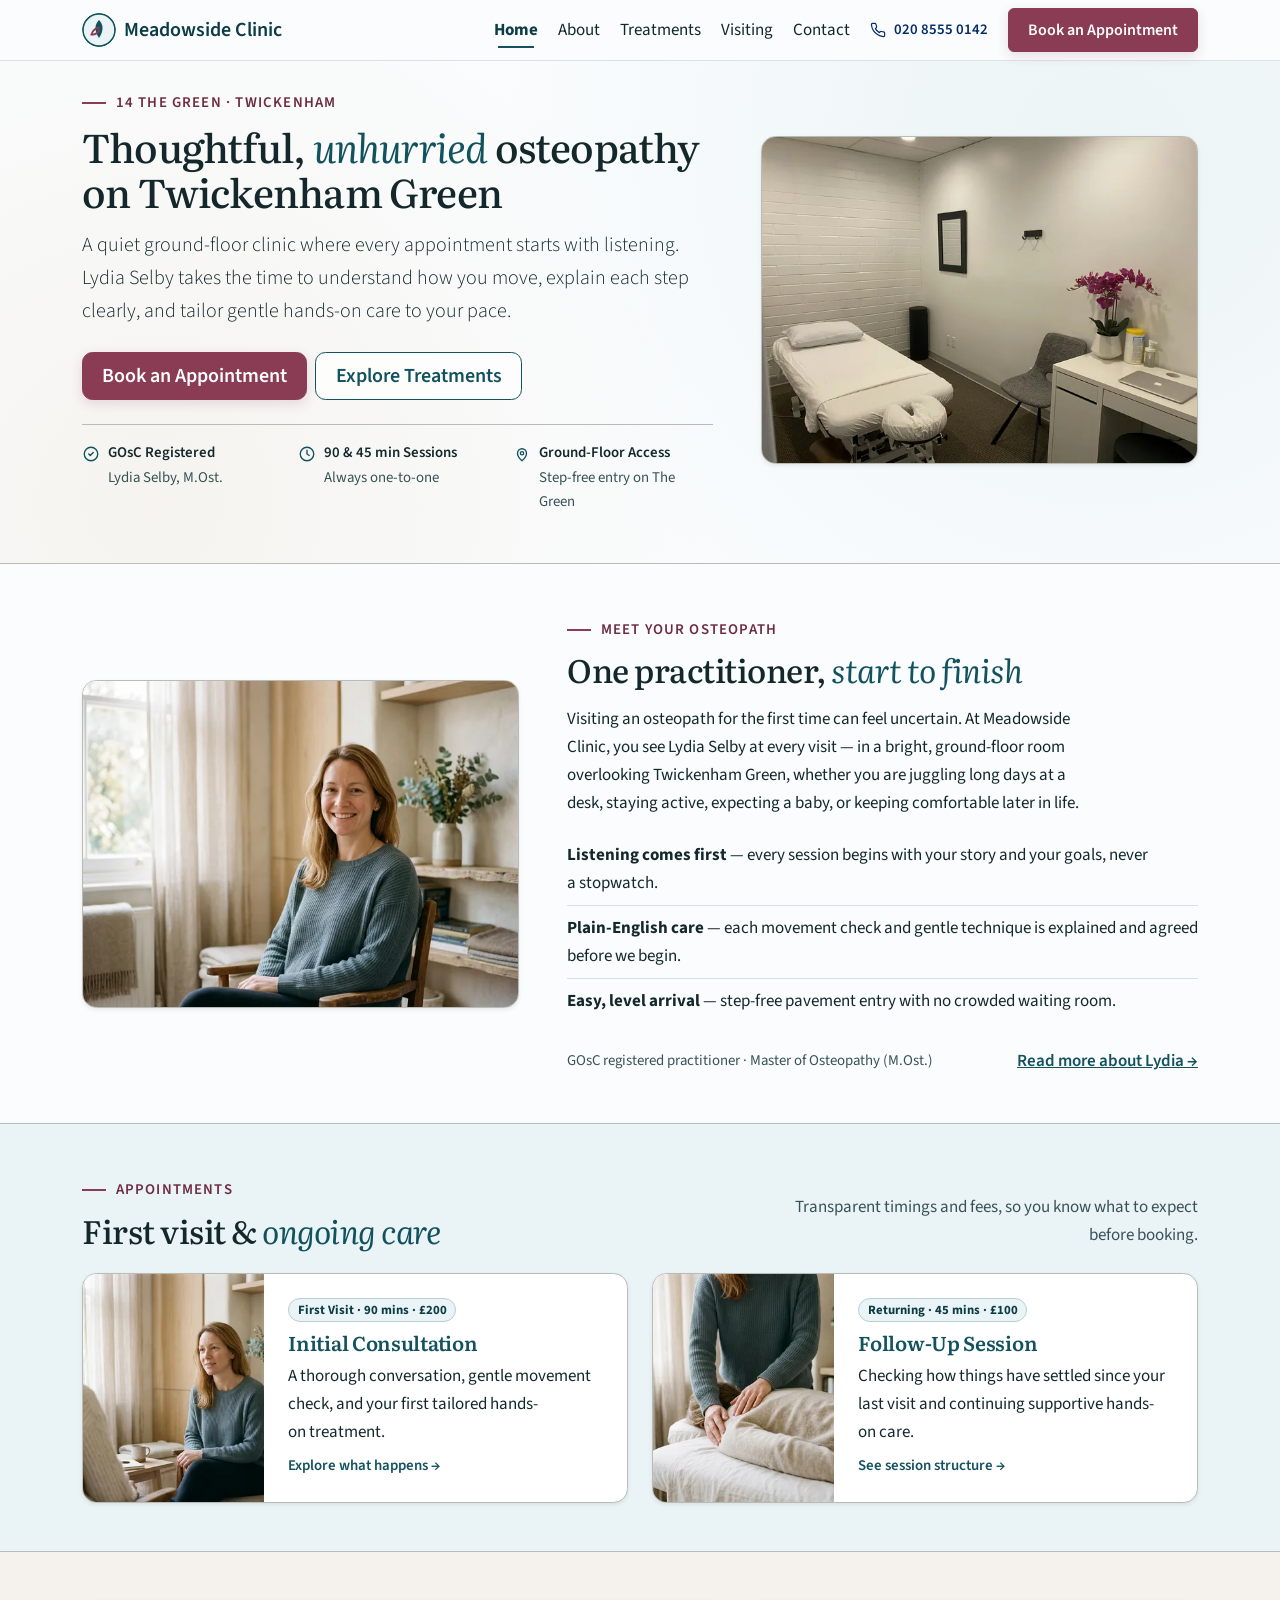
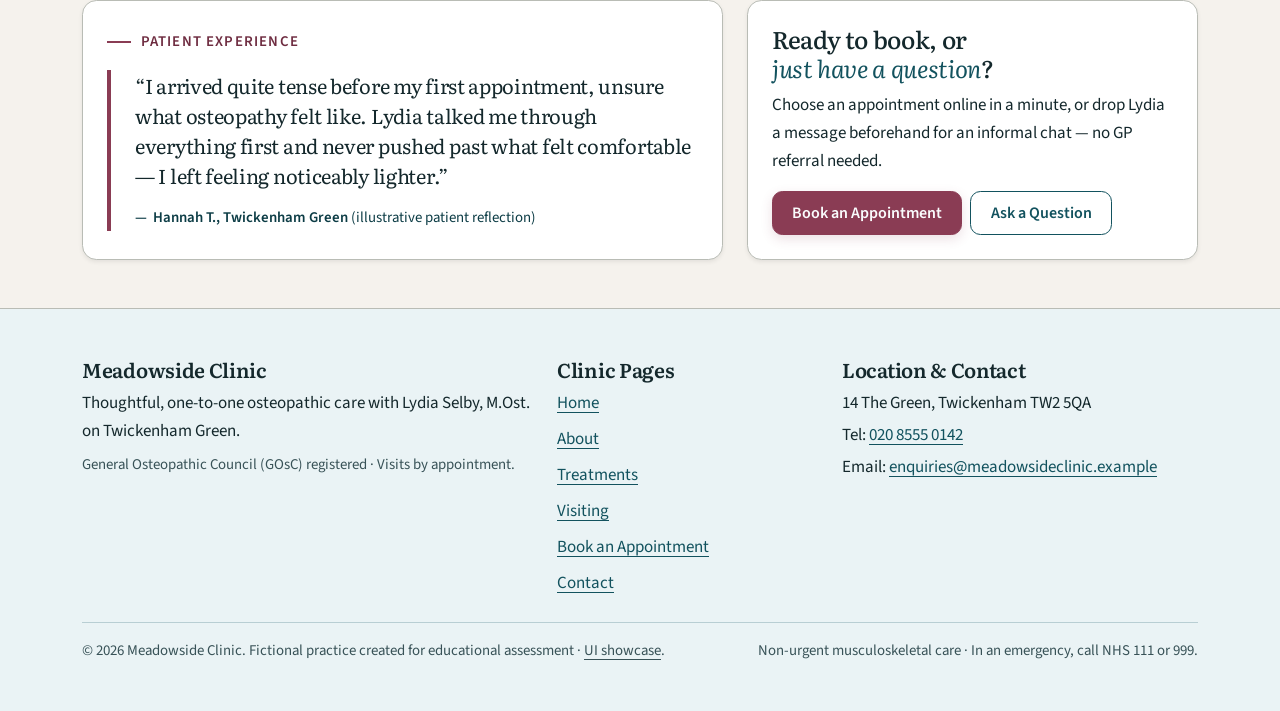
<file: index.html>
<!DOCTYPE html>
<html lang="en">

<head>
  <meta charset="UTF-8">
  <meta name="viewport" content="width=device-width, initial-scale=1.0">
  <meta name="referrer" content="strict-origin-when-cross-origin">
  <meta name="description"
    content="Meadowside Clinic near Twickenham Green offers calm, unhurried osteopathic care with Lydia Selby in a peaceful ground-floor space.">
  <title>Meadowside Clinic | Calm Osteopathic Care in Twickenham</title>
  <link rel="icon" href="assets/images/brand-mark.svg" type="image/svg+xml">
  <link rel="preconnect" href="https://fonts.googleapis.com">
  <link rel="preconnect" href="https://fonts.gstatic.com" crossorigin>
  <link
    href="https://fonts.googleapis.com/css2?family=Literata:ital,opsz,wght@0,7..72,400;0,7..72,500;0,7..72,600;1,7..72,400&amp;family=Source+Sans+3:wght@400;600;700&amp;display=swap"
    rel="stylesheet" referrerpolicy="no-referrer">
  <link href="https://cdn.jsdelivr.net/npm/bootstrap@5.3.9/dist/css/bootstrap.min.css" rel="stylesheet"
    integrity="sha384-yEPZ7jP9S0QKiUQ0m3jjsO4ProIW7wvR9gXkI7JOGa2XVsw53Yke2bsdkBbjmmiX" crossorigin="anonymous"
    referrerpolicy="no-referrer">
  <link rel="stylesheet" href="assets/css/style.css">
</head>

<body class="d-flex flex-column min-vh-100">
  <a class="visually-hidden-focusable skip-link" href="#main-content">Skip to main content</a>

  <!-- Porcelain light sticky header + Bootstrap offcanvas mobile drawer -->
  <header class="sticky-top">
    <nav class="navbar navbar-expand-lg py-2" data-bs-theme="light" aria-label="Primary">
      <div class="container">
        <a class="navbar-brand d-flex align-items-center gap-2 fw-semibold" href="index.html">
          <img src="assets/images/brand-mark.svg" alt="" width="34" height="34" class="rounded-circle">
          <span>Meadowside Clinic</span>
        </a>
        <button class="navbar-toggler" type="button" data-bs-toggle="offcanvas" data-bs-target="#clinicNav"
          aria-controls="clinicNav" aria-label="Open menu">
          <span class="navbar-toggler-icon"></span>
        </button>
        <div class="offcanvas-lg offcanvas-end" tabindex="-1" id="clinicNav" role="group"
          aria-labelledby="clinicNavLabel">
          <div class="offcanvas-header d-lg-none border-bottom">
            <span class="offcanvas-title h5 mb-0" id="clinicNavLabel">Meadowside Clinic</span>
            <button type="button" class="btn-close" data-bs-dismiss="offcanvas" data-bs-target="#clinicNav"
              aria-label="Close menu"></button>
          </div>
          <div class="offcanvas-body">
            <ul class="navbar-nav ms-lg-auto align-items-lg-center gap-lg-1">
              <li class="nav-item">
                <a class="nav-link active" aria-current="page" href="index.html">Home</a>
              </li>
              <li class="nav-item">
                <a class="nav-link" href="about.html">About</a>
              </li>
              <li class="nav-item">
                <a class="nav-link" href="treatments.html">Treatments</a>
              </li>
              <li class="nav-item">
                <a class="nav-link" href="visiting.html">Visiting</a>
              </li>
              <li class="nav-item">
                <a class="nav-link" href="contact.html">Contact</a>
              </li>
              <!-- Tap-to-call number: inline in the desktop nav, full row in the mobile drawer -->
              <li class="nav-item d-none d-lg-flex align-items-center ms-lg-2">
                <a class="d-inline-flex align-items-center gap-2 small fw-semibold text-primary-emphasis text-decoration-none"
                  href="tel:+442085550142">
                  <svg width="16" height="16" viewBox="0 0 24 24" fill="none" stroke="currentColor" stroke-width="1.8"
                    stroke-linecap="round" stroke-linejoin="round" aria-hidden="true">
                    <path d="M22 16.92v3a2 2 0 0 1-2.18 2 19.79 19.79 0 0 1-8.63-3.07 19.5 19.5 0 0 1-6-6 19.79 19.79 0 0 1-3.07-8.67A2 2 0 0 1 4.11 2h3a2 2 0 0 1 2 1.72 12.84 12.84 0 0 0 .7 2.81 2 2 0 0 1-.45 2.11L8.09 9.91a16 16 0 0 0 6 6l1.27-1.27a2 2 0 0 1 2.11-.45 12.84 12.84 0 0 0 2.81.7A2 2 0 0 1 22 16.92z"></path>
                  </svg>
                  020&nbsp;8555&nbsp;0142
                </a>
              </li>
              <li class="nav-item d-lg-none mt-3">
                <a class="d-inline-flex align-items-center gap-2 py-2 fw-semibold text-primary-emphasis" href="tel:+442085550142">
                  <svg width="18" height="18" viewBox="0 0 24 24" fill="none" stroke="currentColor" stroke-width="1.8"
                    stroke-linecap="round" stroke-linejoin="round" aria-hidden="true">
                    <path d="M22 16.92v3a2 2 0 0 1-2.18 2 19.79 19.79 0 0 1-8.63-3.07 19.5 19.5 0 0 1-6-6 19.79 19.79 0 0 1-3.07-8.67A2 2 0 0 1 4.11 2h3a2 2 0 0 1 2 1.72 12.84 12.84 0 0 0 .7 2.81 2 2 0 0 1-.45 2.11L8.09 9.91a16 16 0 0 0 6 6l1.27-1.27a2 2 0 0 1 2.11-.45 12.84 12.84 0 0 0 2.81.7A2 2 0 0 1 22 16.92z"></path>
                  </svg>
                  Call&nbsp;020&nbsp;8555&nbsp;0142
                </a>
              </li>
              <li class="nav-item mt-3 mt-lg-0 ms-lg-3 d-grid d-lg-block">
                <a class="btn btn-secondary" href="booking.html">Book an Appointment</a>
              </li>
            </ul>
          </div>
        </div>
      </div>
    </nav>
  </header>

  <main id="main-content" class="flex-grow-1">
    <!-- 1. Hero -->
    <section class="pt-3 pb-4 pt-lg-4 pb-lg-5 section-hero">
      <div class="container">
        <div class="row align-items-center gy-4 gx-lg-5">
          <div class="col-lg-7">
            <span class="small text-uppercase fw-semibold clinic-eyebrow mb-2">14 The Green · Twickenham</span>
            <h1 class="display-5 mb-3">Thoughtful, <em>unhurried</em> osteopathy on Twickenham Green</h1>
            <p class="lead mb-4">
              A quiet ground-floor clinic where every appointment starts with listening. Lydia Selby takes the time to
              understand how you move, explain each step clearly, and tailor gentle hands-on care to your pace.
            </p>
            <div class="d-grid gap-2 d-sm-flex">
              <a class="btn btn-secondary btn-lg" href="booking.html">Book an Appointment</a>
              <a class="btn btn-outline-primary btn-lg" href="treatments.html">Explore Treatments</a>
            </div>

            <div class="border-top mt-3 pt-3 mt-lg-4">
              <div class="row g-2 g-sm-3">
                <div class="col-sm-4 d-flex align-items-start gap-2">
                  <svg width="18" height="18" viewBox="0 0 24 24" fill="none" stroke="currentColor" stroke-width="1.8"
                    stroke-linecap="round" stroke-linejoin="round" aria-hidden="true"
                    class="text-primary flex-shrink-0 mt-1">
                    <circle cx="12" cy="12" r="9"></circle>
                    <path d="m9 12 2 2 4-4"></path>
                  </svg>
                  <div class="small">
                    <div class="fw-semibold">GOsC Registered</div>
                    <div class="text-body-secondary">Lydia Selby, M.Ost.</div>
                  </div>
                </div>
                <div class="col-sm-4 d-flex align-items-start gap-2">
                  <svg width="18" height="18" viewBox="0 0 24 24" fill="none" stroke="currentColor" stroke-width="1.8"
                    stroke-linecap="round" stroke-linejoin="round" aria-hidden="true"
                    class="text-primary flex-shrink-0 mt-1">
                    <circle cx="12" cy="12" r="9"></circle>
                    <path d="M12 7v5l3 2"></path>
                  </svg>
                  <div class="small">
                    <div class="fw-semibold">90 &amp; 45 min Sessions</div>
                    <div class="text-body-secondary">Always one-to-one</div>
                  </div>
                </div>
                <div class="col-sm-4 d-flex align-items-start gap-2">
                  <svg width="18" height="18" viewBox="0 0 24 24" fill="none" stroke="currentColor" stroke-width="1.8"
                    stroke-linecap="round" stroke-linejoin="round" aria-hidden="true"
                    class="text-primary flex-shrink-0 mt-1">
                    <path d="M12 21s-6-5.2-6-10a6 6 0 1 1 12 0c0 4.8-6 10-6 10Z"></path>
                    <circle cx="12" cy="11" r="2.2"></circle>
                  </svg>
                  <div class="small">
                    <div class="fw-semibold">Ground-Floor Access</div>
                    <div class="text-body-secondary">Step-free entry on The Green</div>
                  </div>
                </div>
              </div>
            </div>
          </div>
          <div class="col-lg-5">
            <div class="ratio ratio-4x3">
              <img src="assets/images/hero-treatment-room-1200.webp"
                srcset="assets/images/hero-treatment-room-640.webp 640w, assets/images/hero-treatment-room-800.webp 800w, assets/images/hero-treatment-room-1200.webp 1200w"
                sizes="(max-width: 575.98px) calc(100vw - 1.5rem), (max-width: 991.98px) 696px, 441px"
                alt="Private clinic treatment room with a pale padded plinth, stool, orchid on a small desk, and white painted brick wall"
                class="img-fluid object-fit-cover rounded-4 shadow-sm border" width="1200" height="900"
                fetchpriority="high">
            </div>
          </div>
        </div>
      </div>
    </section>

    <!-- 2. Meet Lydia & Visit Experience -->
    <section class="py-4 py-lg-5 border-top">
      <div class="container">
        <div class="row align-items-center gy-4 gx-lg-5">
          <div class="col-lg-5 order-2 order-lg-1">
            <div class="ratio ratio-4x3">
              <img src="assets/images/lydia-portrait-1200.webp"
                srcset="assets/images/lydia-portrait-640.webp 640w, assets/images/lydia-portrait-800.webp 800w, assets/images/lydia-portrait-1200.webp 1200w"
                sizes="(max-width: 575.98px) calc(100vw - 1.5rem), (max-width: 991.98px) 696px, 441px"
                alt="Osteopath Lydia Selby smiling warmly in a muted slate-teal ribbed jumper inside a sunlit plaster-and-oak clinic room with sheer linen curtains and eucalyptus"
                class="img-fluid object-fit-cover rounded-4 shadow-sm border" width="1200" height="900" loading="lazy">
            </div>
          </div>
          <div class="col-lg-7 order-1 order-lg-2">
            <span class="small text-uppercase fw-semibold clinic-eyebrow mb-2">Meet your osteopath</span>
            <h2 class="h2 mb-3">One practitioner, <em>start to finish</em></h2>
            <p class="mb-3">
              Visiting an osteopath for the first time can feel uncertain. At Meadowside Clinic, you see Lydia Selby at
              every visit — in a bright, ground-floor room overlooking Twickenham Green, whether you are juggling long
              days at a desk, staying active, expecting a baby, or keeping comfortable later in life.
            </p>
            <ul class="list-group list-group-flush mb-3">
              <li class="list-group-item px-0 py-2">
                <strong>Listening comes first</strong> — every session begins with your story and your goals, never a
                stopwatch.
              </li>
              <li class="list-group-item px-0 py-2">
                <strong>Plain-English care</strong> — each movement check and gentle technique is explained and agreed
                before we begin.
              </li>
              <li class="list-group-item px-0 py-2">
                <strong>Easy, level arrival</strong> — step-free pavement entry with no crowded waiting room.
              </li>
            </ul>
            <div class="d-flex flex-wrap align-items-center justify-content-between gap-2 pt-2">
              <span class="small text-body-secondary">GOsC registered practitioner · Master of Osteopathy (M.Ost.)</span>
              <a class="fw-semibold" href="about.html">Read more about Lydia &rarr;</a>
            </div>
          </div>
        </div>
      </div>
    </section>

    <!-- 3. First Visit & Ongoing Care on Sea-Glass Mist -->
    <section class="py-4 py-lg-5 bg-primary-subtle border-top">
      <div class="container">
        <div class="row align-items-end justify-content-between gy-2 mb-4">
          <div class="col-lg-7">
            <span class="small text-uppercase fw-semibold clinic-eyebrow mb-2">Appointments</span>
            <h2 class="h2 mb-0">First visit &amp; <em>ongoing care</em></h2>
          </div>
          <div class="col-lg-5 text-lg-end">
            <p class="text-body-secondary mb-0">
              Transparent timings and fees, so you know what to expect before booking.
            </p>
          </div>
        </div>
        <div class="row gy-4">
          <div class="col-lg-6">
            <div class="card clinic-card-link overflow-hidden h-100 shadow-sm">
              <div class="row g-0 h-100">
                <div class="col-4 col-md-4">
                  <div class="ratio ratio-4x3 h-100 overflow-hidden">
                    <img src="assets/images/consultation-conversation-960.webp"
                      srcset="assets/images/consultation-conversation-480.webp 480w, assets/images/consultation-conversation-960.webp 960w"
                      sizes="(max-width: 767.98px) calc((100vw - 1.5rem) / 3), 220px"
                      alt="Lydia Selby listening warmly to a client across a small pale-oak table with a mug and notebook in a sunlit clinic room"
                      class="object-fit-cover" width="960" height="720" loading="lazy">
                  </div>
                </div>
                <div class="col-8 col-md-8">
                  <div class="card-body d-flex flex-column justify-content-center h-100 p-3 p-md-4">
                    <span
                      class="badge rounded-pill bg-primary-subtle text-primary-emphasis border border-primary-subtle align-self-start mb-2">First
                      Visit · 90 mins · £200</span>
                    <h3 class="h5 card-title fw-semibold mb-2">
                      <a class="stretched-link text-decoration-none" href="treatments.html">Initial Consultation</a>
                    </h3>
                    <p class="card-text mb-2">
                      A thorough conversation, gentle movement check, and your first tailored hands-on treatment.
                    </p>
                    <span class="small fw-semibold text-primary">Explore what happens &rarr;</span>
                  </div>
                </div>
              </div>
            </div>
          </div>

          <div class="col-lg-6">
            <div class="card clinic-card-link overflow-hidden h-100 shadow-sm">
              <div class="row g-0 h-100">
                <div class="col-4 col-md-4">
                  <div class="ratio ratio-4x3 h-100 overflow-hidden">
                    <img src="assets/images/osteopathic-lumbar-care-960.webp"
                      srcset="assets/images/osteopathic-lumbar-care-480.webp 480w, assets/images/osteopathic-lumbar-care-960.webp 960w"
                      sizes="(max-width: 767.98px) calc((100vw - 1.5rem) / 3), 220px"
                      alt="Lydia's hands gently working on the upper back and shoulder of a comfortably clothed patient resting on a pale linen-draped plinth"
                      class="object-fit-cover" width="960" height="720" loading="lazy">
                  </div>
                </div>
                <div class="col-8 col-md-8">
                  <div class="card-body d-flex flex-column justify-content-center h-100 p-3 p-md-4">
                    <span
                      class="badge rounded-pill bg-primary-subtle text-primary-emphasis border border-primary-subtle align-self-start mb-2">Returning
                      · 45 mins · £100</span>
                    <h3 class="h5 card-title fw-semibold mb-2">
                      <a class="stretched-link text-decoration-none" href="treatments.html">Follow-Up Session</a>
                    </h3>
                    <p class="card-text mb-2">
                      Checking how things have settled since your last visit and continuing supportive hands-on care.
                    </p>
                    <span class="small fw-semibold text-primary">See session structure &rarr;</span>
                  </div>
                </div>
              </div>
            </div>
          </div>
        </div>
      </div>
    </section>

    <!-- 4. Patient Experience + Next Step on Warm Linen -->
    <section class="py-4 py-lg-5 bg-body-tertiary border-top">
      <div class="container">
        <div class="row align-items-stretch gy-4">
          <div class="col-lg-7">
            <div class="card shadow-sm h-100">
              <div class="card-body d-flex flex-column justify-content-center">
                <span class="small text-uppercase fw-semibold clinic-eyebrow mb-3">Patient experience</span>
                <figure class="border-accent border-start border-4 ps-3 ps-sm-4 mb-0">
                  <blockquote class="blockquote fs-5 mb-3">
                    <p class="mb-0">
                      &ldquo;I arrived quite tense before my first appointment, unsure what osteopathy felt like. Lydia
                      talked me through everything first and never pushed past what felt comfortable — I left feeling
                      noticeably lighter.&rdquo;
                    </p>
                  </blockquote>
                  <figcaption class="blockquote-footer mb-0">
                    Hannah T., Twickenham Green <span class="fw-normal">(illustrative patient reflection)</span>
                  </figcaption>
                </figure>
              </div>
            </div>
          </div>
          <div class="col-lg-5">
            <div class="card shadow-sm h-100">
              <div class="card-body d-flex flex-column">
                <h2 class="h4 mb-2">Ready to book, or <em>just have a question</em>?</h2>
                <p class="mb-3">
                  Choose an appointment online in a minute, or drop Lydia a message beforehand for an informal chat —
                  no GP referral needed.
                </p>
                <div class="d-grid gap-2 d-sm-flex mt-auto">
                  <a class="btn btn-secondary" href="booking.html">Book an Appointment</a>
                  <a class="btn btn-outline-primary" href="contact.html">Ask a Question</a>
                </div>
              </div>
            </div>
          </div>
        </div>
      </div>
    </section>
  </main>

  <!-- Global Footer on Sea-Glass Mist -->
  <footer class="bg-primary-subtle border-top py-4 py-lg-5 mt-auto">
    <div class="container">
      <div class="row gy-4 pb-4">
        <div class="col-lg-5">
          <h2 class="h5 fw-semibold mb-2">Meadowside Clinic</h2>
          <p class="mb-2">
            Thoughtful, one-to-one osteopathic care with Lydia Selby, M.Ost. on Twickenham Green.
          </p>
          <p class="small text-body-secondary mb-0">
            General Osteopathic Council (GOsC) registered · Visits by appointment.
          </p>
        </div>
        <div class="col-sm-6 col-lg-3">
          <h2 class="h5 fw-semibold mb-2">Clinic Pages</h2>
          <ul class="list-unstyled d-flex flex-column gap-2 mb-0">
            <li><a href="index.html">Home</a></li>
            <li><a href="about.html">About</a></li>
            <li><a href="treatments.html">Treatments</a></li>
            <li><a href="visiting.html">Visiting</a></li>
            <li><a href="booking.html">Book an Appointment</a></li>
            <li><a href="contact.html">Contact</a></li>
          </ul>
        </div>
        <div class="col-sm-6 col-lg-4">
          <h2 class="h5 fw-semibold mb-2">Location &amp; Contact</h2>
          <p class="mb-1">14 The Green, Twickenham TW2 5QA</p>
          <p class="mb-1">Tel: <a href="tel:+442085550142">020&nbsp;8555&nbsp;0142</a></p>
          <p class="mb-0">Email: <a
              href="mailto:enquiries@meadowsideclinic.example">enquiries@meadowsideclinic.example</a></p>
        </div>
      </div>
      <div
        class="border-top border-primary-subtle pt-3 d-flex flex-column flex-md-row justify-content-between gap-2 small text-body-secondary">
        <p class="mb-0">&copy; 2026 Meadowside Clinic. Fictional practice created for educational assessment · <a
            class="text-body-secondary link-underline-opacity-50 link-underline-opacity-100-hover"
            href="showcase.html">UI showcase</a>.</p>
        <p class="mb-0">Non-urgent musculoskeletal care · In an emergency, call NHS 111 or 999.</p>
      </div>
    </div>
  </footer>

  <script src="https://cdn.jsdelivr.net/npm/bootstrap@5.3.9/dist/js/bootstrap.bundle.min.js"
    integrity="sha384-WyOxWvTyr1QaMPfiPJSv76iReVthorl5uWlFtZPyK0IEB0hGzo9y5Bp9mYanr8Bu" crossorigin="anonymous"
    referrerpolicy="no-referrer" defer></script>
</body>

</html>
</file>
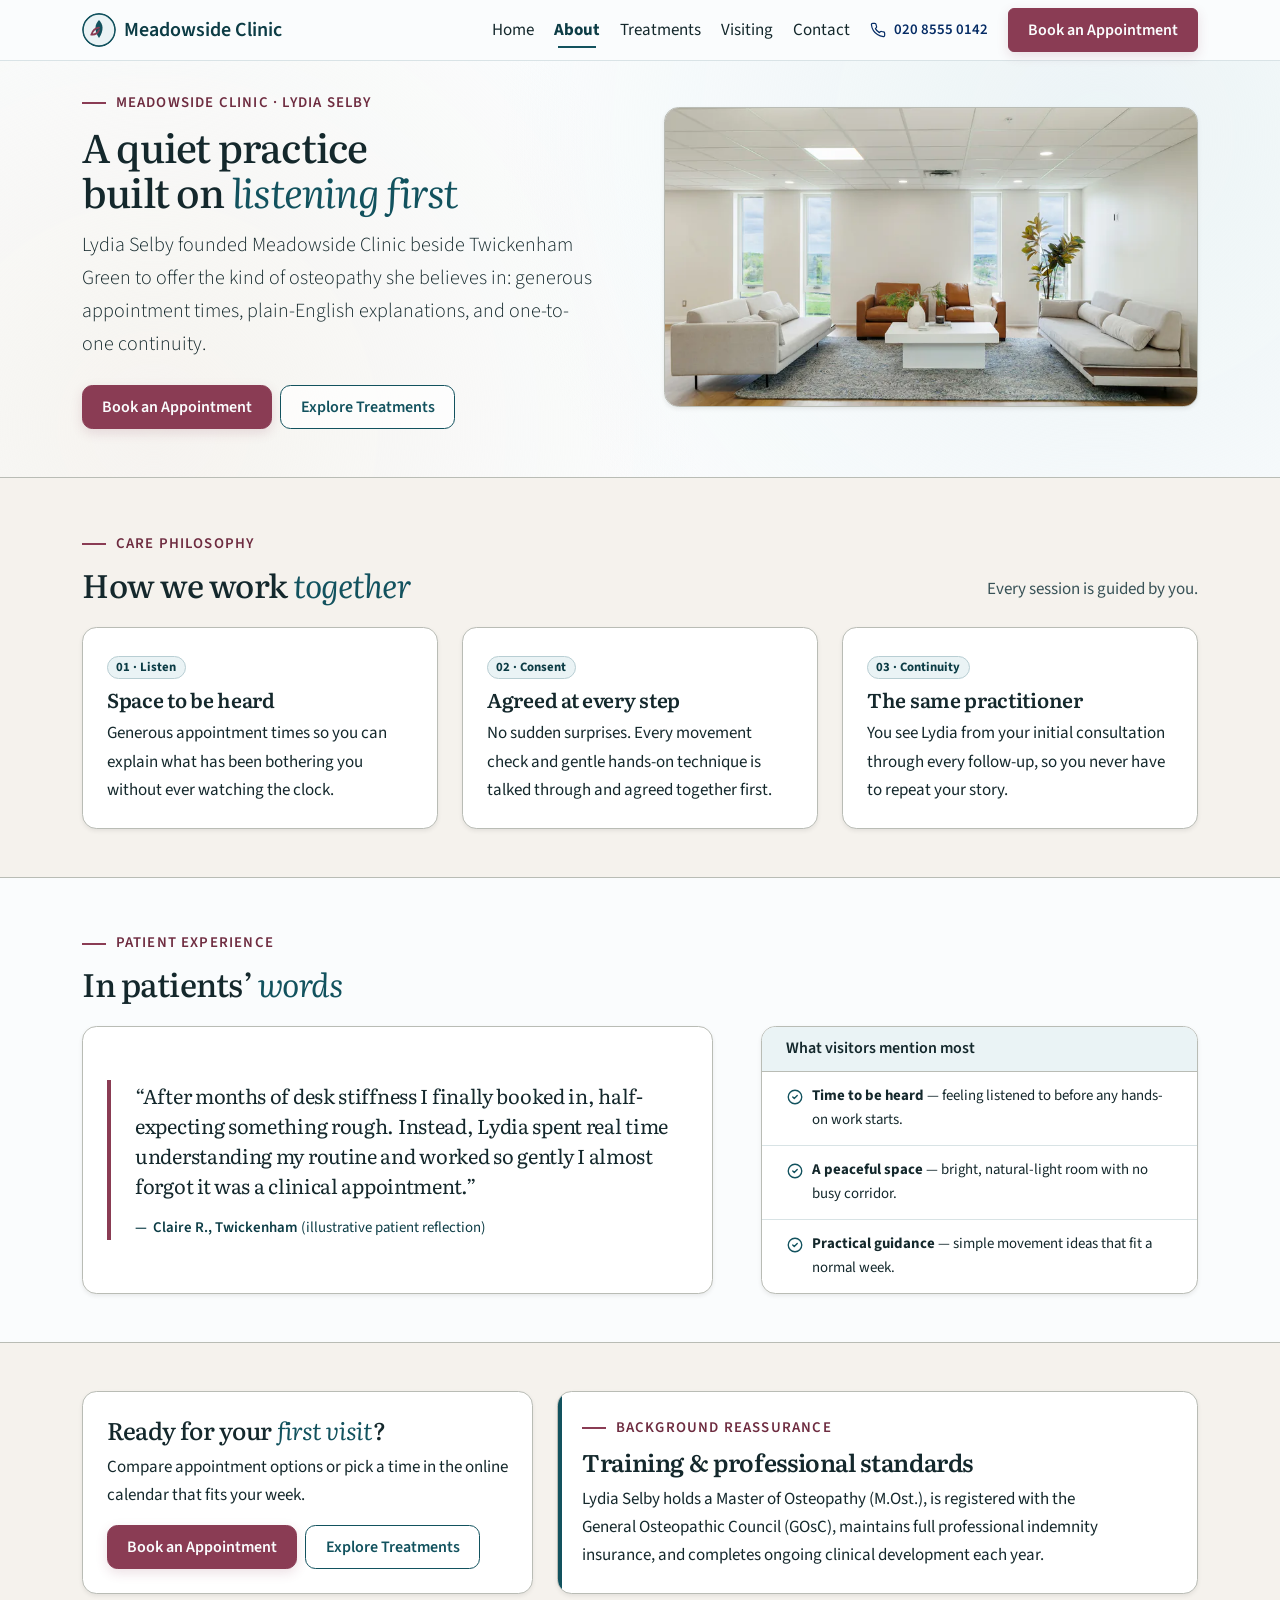
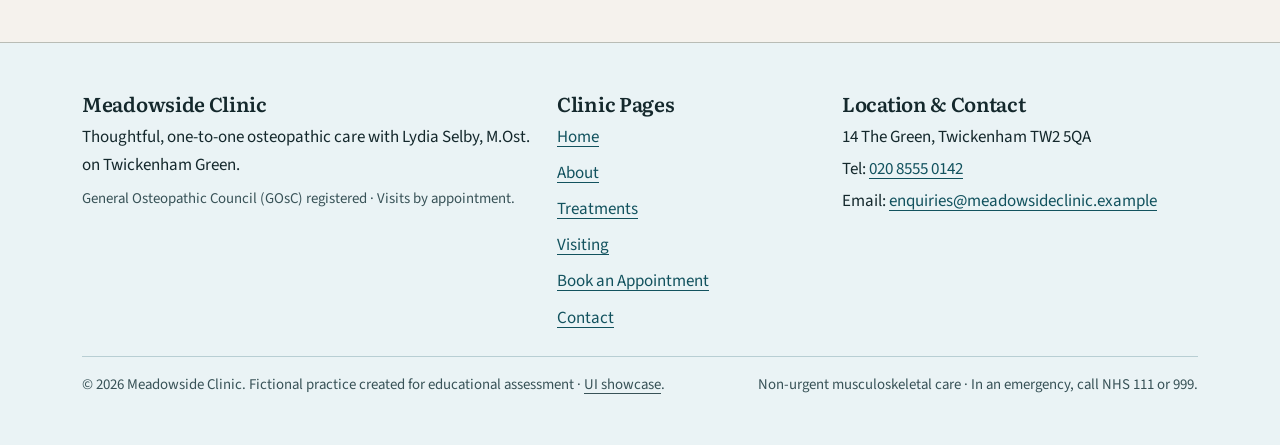
<file: about.html>
<!DOCTYPE html>
<html lang="en">

<head>
  <meta charset="UTF-8">
  <meta name="viewport" content="width=device-width, initial-scale=1.0">
  <meta name="referrer" content="strict-origin-when-cross-origin">
  <meta name="description"
    content="Meet Lydia Selby and discover the calm, unhurried approach behind Meadowside Clinic near Twickenham Green.">
  <title>About Lydia &amp; the Clinic | Meadowside Clinic</title>
  <link rel="icon" href="assets/images/brand-mark.svg" type="image/svg+xml">
  <link rel="preconnect" href="https://fonts.googleapis.com">
  <link rel="preconnect" href="https://fonts.gstatic.com" crossorigin>
  <link
    href="https://fonts.googleapis.com/css2?family=Literata:ital,opsz,wght@0,7..72,400;0,7..72,500;0,7..72,600;1,7..72,400&amp;family=Source+Sans+3:wght@400;600;700&amp;display=swap"
    rel="stylesheet" referrerpolicy="no-referrer">
  <link href="https://cdn.jsdelivr.net/npm/bootstrap@5.3.9/dist/css/bootstrap.min.css" rel="stylesheet"
    integrity="sha384-yEPZ7jP9S0QKiUQ0m3jjsO4ProIW7wvR9gXkI7JOGa2XVsw53Yke2bsdkBbjmmiX" crossorigin="anonymous"
    referrerpolicy="no-referrer">
  <link rel="stylesheet" href="assets/css/style.css">
</head>

<body class="d-flex flex-column min-vh-100">
  <a class="visually-hidden-focusable skip-link" href="#main-content">Skip to main content</a>

  <!-- Porcelain light sticky header + Bootstrap offcanvas mobile drawer -->
  <header class="sticky-top">
    <nav class="navbar navbar-expand-lg py-2" data-bs-theme="light" aria-label="Primary">
      <div class="container">
        <a class="navbar-brand d-flex align-items-center gap-2 fw-semibold" href="index.html">
          <img src="assets/images/brand-mark.svg" alt="" width="34" height="34" class="rounded-circle">
          <span>Meadowside Clinic</span>
        </a>
        <button class="navbar-toggler" type="button" data-bs-toggle="offcanvas" data-bs-target="#clinicNav"
          aria-controls="clinicNav" aria-label="Open menu">
          <span class="navbar-toggler-icon"></span>
        </button>
        <div class="offcanvas-lg offcanvas-end" tabindex="-1" id="clinicNav" role="group"
          aria-labelledby="clinicNavLabel">
          <div class="offcanvas-header d-lg-none border-bottom">
            <span class="offcanvas-title h5 mb-0" id="clinicNavLabel">Meadowside Clinic</span>
            <button type="button" class="btn-close" data-bs-dismiss="offcanvas" data-bs-target="#clinicNav"
              aria-label="Close menu"></button>
          </div>
          <div class="offcanvas-body">
            <ul class="navbar-nav ms-lg-auto align-items-lg-center gap-lg-1">
              <li class="nav-item">
                <a class="nav-link" href="index.html">Home</a>
              </li>
              <li class="nav-item">
                <a class="nav-link active" aria-current="page" href="about.html">About</a>
              </li>
              <li class="nav-item">
                <a class="nav-link" href="treatments.html">Treatments</a>
              </li>
              <li class="nav-item">
                <a class="nav-link" href="visiting.html">Visiting</a>
              </li>
              <li class="nav-item">
                <a class="nav-link" href="contact.html">Contact</a>
              </li>
              <!-- Tap-to-call number: inline in the desktop nav, full row in the mobile drawer -->
              <li class="nav-item d-none d-lg-flex align-items-center ms-lg-2">
                <a class="d-inline-flex align-items-center gap-2 small fw-semibold text-primary-emphasis text-decoration-none"
                  href="tel:+442085550142">
                  <svg width="16" height="16" viewBox="0 0 24 24" fill="none" stroke="currentColor" stroke-width="1.8"
                    stroke-linecap="round" stroke-linejoin="round" aria-hidden="true">
                    <path d="M22 16.92v3a2 2 0 0 1-2.18 2 19.79 19.79 0 0 1-8.63-3.07 19.5 19.5 0 0 1-6-6 19.79 19.79 0 0 1-3.07-8.67A2 2 0 0 1 4.11 2h3a2 2 0 0 1 2 1.72 12.84 12.84 0 0 0 .7 2.81 2 2 0 0 1-.45 2.11L8.09 9.91a16 16 0 0 0 6 6l1.27-1.27a2 2 0 0 1 2.11-.45 12.84 12.84 0 0 0 2.81.7A2 2 0 0 1 22 16.92z"></path>
                  </svg>
                  020&nbsp;8555&nbsp;0142
                </a>
              </li>
              <li class="nav-item d-lg-none mt-3">
                <a class="d-inline-flex align-items-center gap-2 py-2 fw-semibold text-primary-emphasis" href="tel:+442085550142">
                  <svg width="18" height="18" viewBox="0 0 24 24" fill="none" stroke="currentColor" stroke-width="1.8"
                    stroke-linecap="round" stroke-linejoin="round" aria-hidden="true">
                    <path d="M22 16.92v3a2 2 0 0 1-2.18 2 19.79 19.79 0 0 1-8.63-3.07 19.5 19.5 0 0 1-6-6 19.79 19.79 0 0 1-3.07-8.67A2 2 0 0 1 4.11 2h3a2 2 0 0 1 2 1.72 12.84 12.84 0 0 0 .7 2.81 2 2 0 0 1-.45 2.11L8.09 9.91a16 16 0 0 0 6 6l1.27-1.27a2 2 0 0 1 2.11-.45 12.84 12.84 0 0 0 2.81.7A2 2 0 0 1 22 16.92z"></path>
                  </svg>
                  Call&nbsp;020&nbsp;8555&nbsp;0142
                </a>
              </li>
              <li class="nav-item mt-3 mt-lg-0 ms-lg-3 d-grid d-lg-block">
                <a class="btn btn-secondary" href="booking.html">Book an Appointment</a>
              </li>
            </ul>
          </div>
        </div>
      </div>
    </nav>
  </header>

  <main id="main-content" class="flex-grow-1">
    <!-- 1. Compact Split Opener -->
    <section class="pt-3 pb-4 pt-lg-4 pb-lg-5 section-hero">
      <div class="container">
        <div class="row align-items-center gy-4 gx-lg-5">
          <div class="col-lg-6">
            <span class="small text-uppercase fw-semibold clinic-eyebrow mb-2">Meadowside Clinic · Lydia Selby</span>
            <h1 class="display-5 mb-3">A quiet practice built on <em>listening first</em></h1>
            <p class="lead mb-4">
              Lydia Selby founded Meadowside Clinic beside Twickenham Green to offer the kind of osteopathy she believes
              in: generous appointment times, plain-English explanations, and one-to-one continuity.
            </p>
            <div class="d-grid gap-2 d-sm-flex">
              <a class="btn btn-secondary" href="booking.html">Book an Appointment</a>
              <a class="btn btn-outline-primary" href="treatments.html">Explore Treatments</a>
            </div>
          </div>
          <div class="col-lg-6">
            <div class="ratio ratio-16x9">
              <img src="assets/images/clinic-waiting-room-1440.webp"
                srcset="assets/images/clinic-waiting-room-800.webp 800w, assets/images/clinic-waiting-room-1440.webp 1440w"
                sizes="(max-width: 575.98px) calc(100vw - 1.5rem), (max-width: 991.98px) 696px, 512px"
                alt="Bright clinic waiting room with pale sofas, tan armchairs, indoor greenery, and tall windows looking onto trees"
                class="img-fluid object-fit-cover rounded-4 shadow-sm border" width="1440" height="810"
                fetchpriority="high">
            </div>
          </div>
        </div>
      </div>
    </section>

    <!-- 2. Philosophy + Pillar Cards on Warm Linen -->
    <section class="py-4 py-lg-5 bg-body-tertiary border-top">
      <div class="container">
        <div class="row align-items-end justify-content-between gy-2 mb-4">
          <div class="col-lg-7">
            <span class="small text-uppercase fw-semibold clinic-eyebrow mb-2">Care philosophy</span>
            <h2 class="h2 mb-0">How we work <em>together</em></h2>
          </div>
          <div class="col-lg-5 text-lg-end">
            <p class="text-body-secondary mb-0">
              Every session is guided by you.
            </p>
          </div>
        </div>
        <div class="row row-cols-1 row-cols-md-3 g-3 g-lg-4">
          <div class="col">
            <div class="card shadow-sm h-100">
              <div class="card-body">
                <span
                  class="badge rounded-pill bg-primary-subtle text-primary-emphasis border border-primary-subtle mb-2">01
                  · Listen</span>
                <h3 class="h5 fw-semibold mb-2">Space to be heard</h3>
                <p class="card-text mb-0">
                  Generous appointment times so you can explain what has been bothering you without ever watching the
                  clock.
                </p>
              </div>
            </div>
          </div>
          <div class="col">
            <div class="card shadow-sm h-100">
              <div class="card-body">
                <span
                  class="badge rounded-pill bg-primary-subtle text-primary-emphasis border border-primary-subtle mb-2">02
                  · Consent</span>
                <h3 class="h5 fw-semibold mb-2">Agreed at every step</h3>
                <p class="card-text mb-0">
                  No sudden surprises. Every movement check and gentle hands-on technique is talked through and agreed
                  together first.
                </p>
              </div>
            </div>
          </div>
          <div class="col">
            <div class="card shadow-sm h-100">
              <div class="card-body">
                <span
                  class="badge rounded-pill bg-primary-subtle text-primary-emphasis border border-primary-subtle mb-2">03
                  · Continuity</span>
                <h3 class="h5 fw-semibold mb-2">The same practitioner</h3>
                <p class="card-text mb-0">
                  You see Lydia from your initial consultation through every follow-up, so you never have to repeat your
                  story.
                </p>
              </div>
            </div>
          </div>
        </div>
      </div>
    </section>

    <!-- 3. Patient-Experience Trust Signals -->
    <section class="py-4 py-lg-5 border-top">
      <div class="container">
        <span class="small text-uppercase fw-semibold clinic-eyebrow mb-2">Patient experience</span>
        <h2 class="h2 mb-4">In patients&rsquo; <em>words</em></h2>
        <div class="row align-items-stretch gy-4 gx-lg-5">
          <div class="col-lg-7">
            <div class="card shadow-sm h-100">
              <div class="card-body d-flex flex-column justify-content-center">
                <figure class="border-accent border-start border-4 ps-3 ps-sm-4 mb-0">
                  <blockquote class="blockquote fs-5 mb-3">
                    <p class="mb-0">
                      &ldquo;After months of desk stiffness I finally booked in, half-expecting something rough.
                      Instead, Lydia spent real time understanding my routine and worked so gently I almost forgot it
                      was a clinical appointment.&rdquo;
                    </p>
                  </blockquote>
                  <figcaption class="blockquote-footer mb-0">
                    Claire R., Twickenham <span class="fw-normal">(illustrative patient reflection)</span>
                  </figcaption>
                </figure>
              </div>
            </div>
          </div>
          <div class="col-lg-5">
            <div class="card shadow-sm h-100">
              <h3 class="card-header h6 bg-primary-subtle fw-semibold mb-0">What visitors mention most</h3>
              <ul class="list-group list-group-flush small">
                <li class="list-group-item d-flex align-items-start gap-2">
                  <svg width="18" height="18" viewBox="0 0 24 24" fill="none" stroke="currentColor" stroke-width="1.8"
                    stroke-linecap="round" stroke-linejoin="round" aria-hidden="true"
                    class="text-primary flex-shrink-0 mt-1">
                    <circle cx="12" cy="12" r="9"></circle>
                    <path d="m9 12 2 2 4-4"></path>
                  </svg>
                  <span><strong>Time to be heard</strong> — feeling listened to before any hands-on work starts.</span>
                </li>
                <li class="list-group-item d-flex align-items-start gap-2">
                  <svg width="18" height="18" viewBox="0 0 24 24" fill="none" stroke="currentColor" stroke-width="1.8"
                    stroke-linecap="round" stroke-linejoin="round" aria-hidden="true"
                    class="text-primary flex-shrink-0 mt-1">
                    <circle cx="12" cy="12" r="9"></circle>
                    <path d="m9 12 2 2 4-4"></path>
                  </svg>
                  <span><strong>A peaceful space</strong> — bright, natural-light room with no busy corridor.</span>
                </li>
                <li class="list-group-item d-flex align-items-start gap-2">
                  <svg width="18" height="18" viewBox="0 0 24 24" fill="none" stroke="currentColor" stroke-width="1.8"
                    stroke-linecap="round" stroke-linejoin="round" aria-hidden="true"
                    class="text-primary flex-shrink-0 mt-1">
                    <circle cx="12" cy="12" r="9"></circle>
                    <path d="m9 12 2 2 4-4"></path>
                  </svg>
                  <span><strong>Practical guidance</strong> — simple movement ideas that fit a normal week.</span>
                </li>
              </ul>
            </div>
          </div>
        </div>
      </div>
    </section>

    <!-- 4. Background Reassurance on Warm Linen (reversed desktop split breaks symmetry; alternates cleanly into Mist footer) -->
    <section class="py-4 py-lg-5 bg-body-tertiary border-top">
      <div class="container">
        <div class="row align-items-stretch gy-4">
          <div class="col-lg-7 order-lg-2">
            <aside class="bg-white shadow-sm p-4 h-100 d-flex flex-column justify-content-center">
              <span class="small text-uppercase fw-semibold clinic-eyebrow mb-2">Background reassurance</span>
              <h2 class="h4 fw-semibold mb-2">Training &amp; professional standards</h2>
              <p class="mb-0">
                Lydia Selby holds a Master of Osteopathy (M.Ost.), is registered with the General Osteopathic Council
                (GOsC), maintains full professional indemnity insurance, and completes ongoing clinical development
                each year.
              </p>
            </aside>
          </div>
          <div class="col-lg-5 order-lg-1">
            <div class="card shadow-sm h-100">
              <div class="card-body d-flex flex-column">
                <h2 class="h4 mb-2">Ready for your <em>first visit</em>?</h2>
                <p class="mb-3">
                  Compare appointment options or pick a time in the online calendar that fits your week.
                </p>
                <div class="d-grid gap-2 d-sm-flex mt-auto">
                  <a class="btn btn-secondary" href="booking.html">Book an Appointment</a>
                  <a class="btn btn-outline-primary" href="treatments.html">Explore Treatments</a>
                </div>
              </div>
            </div>
          </div>
        </div>
      </div>
    </section>
  </main>

  <!-- Global Footer on Sea-Glass Mist -->
  <footer class="bg-primary-subtle border-top py-4 py-lg-5 mt-auto">
    <div class="container">
      <div class="row gy-4 pb-4">
        <div class="col-lg-5">
          <h2 class="h5 fw-semibold mb-2">Meadowside Clinic</h2>
          <p class="mb-2">
            Thoughtful, one-to-one osteopathic care with Lydia Selby, M.Ost. on Twickenham Green.
          </p>
          <p class="small text-body-secondary mb-0">
            General Osteopathic Council (GOsC) registered · Visits by appointment.
          </p>
        </div>
        <div class="col-sm-6 col-lg-3">
          <h2 class="h5 fw-semibold mb-2">Clinic Pages</h2>
          <ul class="list-unstyled d-flex flex-column gap-2 mb-0">
            <li><a href="index.html">Home</a></li>
            <li><a href="about.html">About</a></li>
            <li><a href="treatments.html">Treatments</a></li>
            <li><a href="visiting.html">Visiting</a></li>
            <li><a href="booking.html">Book an Appointment</a></li>
            <li><a href="contact.html">Contact</a></li>
          </ul>
        </div>
        <div class="col-sm-6 col-lg-4">
          <h2 class="h5 fw-semibold mb-2">Location &amp; Contact</h2>
          <p class="mb-1">14 The Green, Twickenham TW2 5QA</p>
          <p class="mb-1">Tel: <a href="tel:+442085550142">020&nbsp;8555&nbsp;0142</a></p>
          <p class="mb-0">Email: <a
              href="mailto:enquiries@meadowsideclinic.example">enquiries@meadowsideclinic.example</a></p>
        </div>
      </div>
      <div
        class="border-top border-primary-subtle pt-3 d-flex flex-column flex-md-row justify-content-between gap-2 small text-body-secondary">
        <p class="mb-0">&copy; 2026 Meadowside Clinic. Fictional practice created for educational assessment · <a
            class="text-body-secondary link-underline-opacity-50 link-underline-opacity-100-hover"
            href="showcase.html">UI showcase</a>.</p>
        <p class="mb-0">Non-urgent musculoskeletal care · In an emergency, call NHS 111 or 999.</p>
      </div>
    </div>
  </footer>

  <script src="https://cdn.jsdelivr.net/npm/bootstrap@5.3.9/dist/js/bootstrap.bundle.min.js"
    integrity="sha384-WyOxWvTyr1QaMPfiPJSv76iReVthorl5uWlFtZPyK0IEB0hGzo9y5Bp9mYanr8Bu" crossorigin="anonymous"
    referrerpolicy="no-referrer" defer></script>
</body>

</html>
</file>
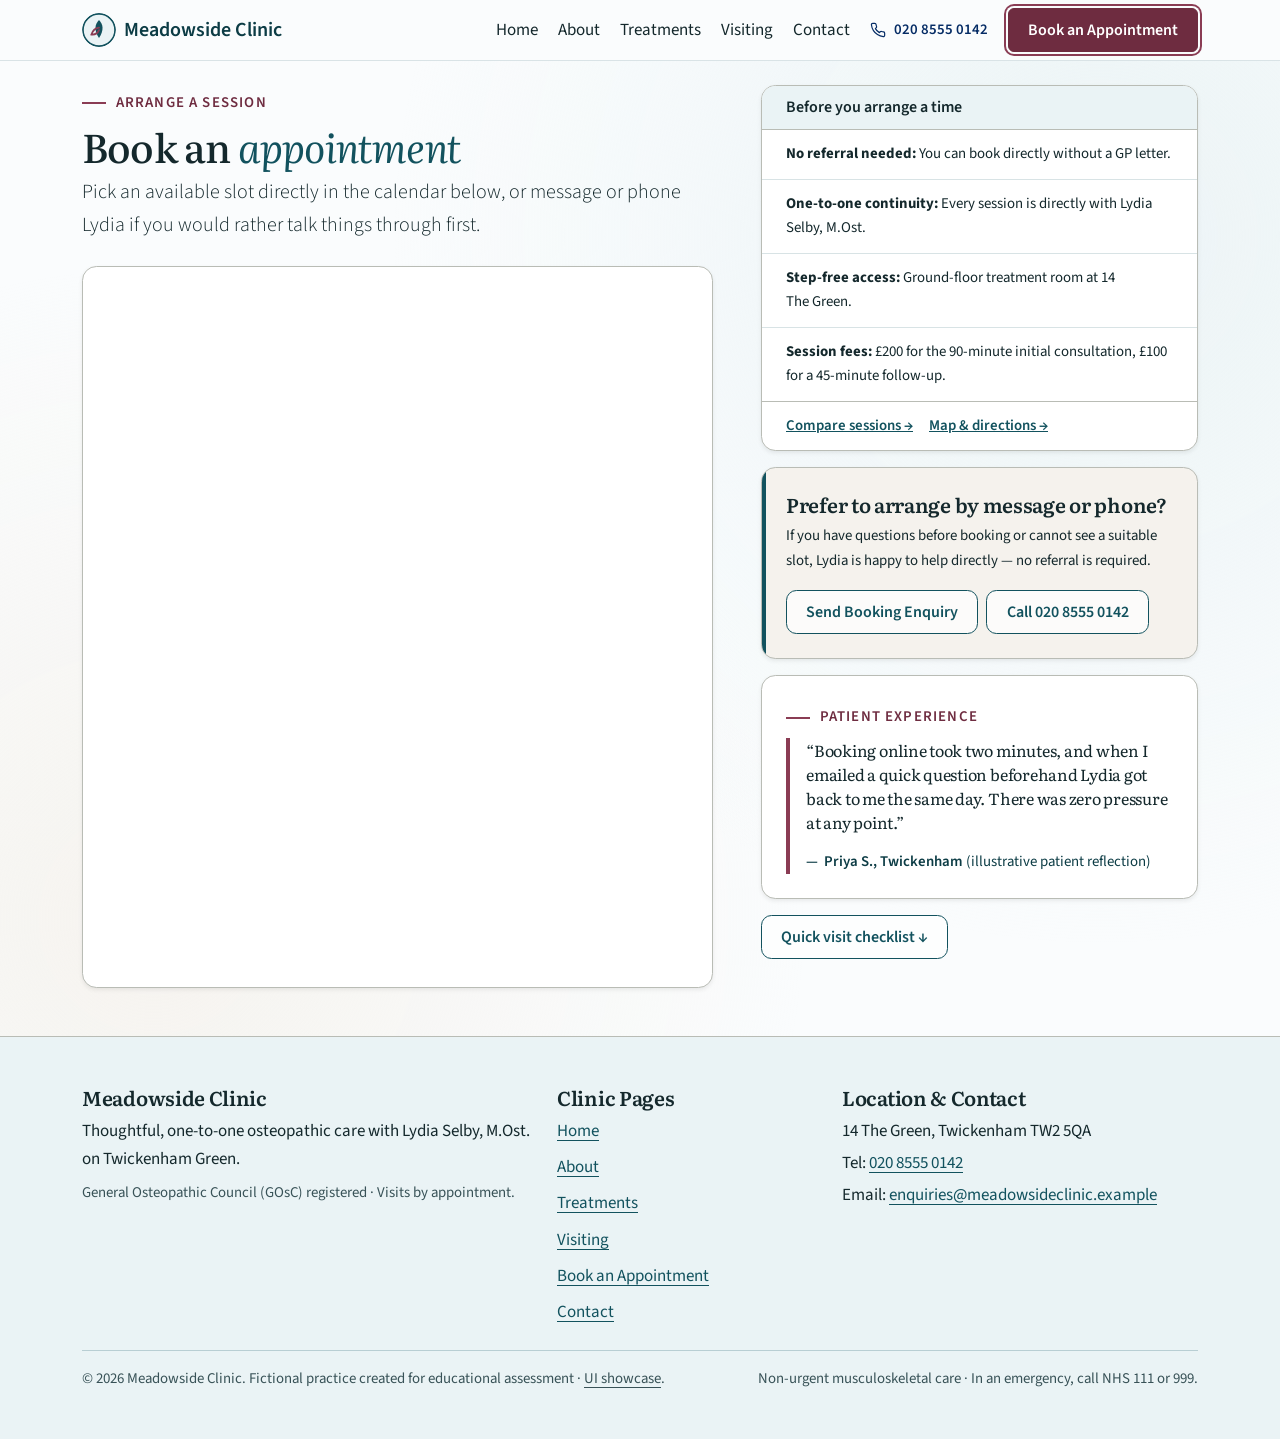
<file: booking.html>
<!DOCTYPE html>
<html lang="en">

<head>
  <meta charset="UTF-8">
  <meta name="viewport" content="width=device-width, initial-scale=1.0">
  <meta name="referrer" content="strict-origin-when-cross-origin">
  <meta name="description"
    content="Book an osteopathy appointment at Meadowside Clinic near Twickenham Green online, or arrange a visit by enquiry or telephone.">
  <title>Book an Appointment | Meadowside Clinic</title>
  <link rel="icon" href="assets/images/brand-mark.svg" type="image/svg+xml">
  <link rel="preconnect" href="https://fonts.googleapis.com">
  <link rel="preconnect" href="https://fonts.gstatic.com" crossorigin>
  <link
    href="https://fonts.googleapis.com/css2?family=Literata:ital,opsz,wght@0,7..72,400;0,7..72,500;0,7..72,600;1,7..72,400&amp;family=Source+Sans+3:wght@400;600;700&amp;display=swap"
    rel="stylesheet" referrerpolicy="no-referrer">
  <link href="https://cdn.jsdelivr.net/npm/bootstrap@5.3.9/dist/css/bootstrap.min.css" rel="stylesheet"
    integrity="sha384-yEPZ7jP9S0QKiUQ0m3jjsO4ProIW7wvR9gXkI7JOGa2XVsw53Yke2bsdkBbjmmiX" crossorigin="anonymous"
    referrerpolicy="no-referrer">
  <link rel="stylesheet" href="assets/css/style.css">
</head>

<body class="d-flex flex-column min-vh-100">
  <a class="visually-hidden-focusable skip-link" href="#main-content">Skip to main content</a>

  <!-- Porcelain light sticky header + Bootstrap offcanvas mobile drawer -->
  <header class="sticky-top">
    <nav class="navbar navbar-expand-lg py-2" data-bs-theme="light" aria-label="Primary">
      <div class="container">
        <a class="navbar-brand d-flex align-items-center gap-2 fw-semibold" href="index.html">
          <img src="assets/images/brand-mark.svg" alt="" width="34" height="34" class="rounded-circle">
          <span>Meadowside Clinic</span>
        </a>
        <button class="navbar-toggler" type="button" data-bs-toggle="offcanvas" data-bs-target="#clinicNav"
          aria-controls="clinicNav" aria-label="Open menu">
          <span class="navbar-toggler-icon"></span>
        </button>
        <div class="offcanvas-lg offcanvas-end" tabindex="-1" id="clinicNav" role="group"
          aria-labelledby="clinicNavLabel">
          <div class="offcanvas-header d-lg-none border-bottom">
            <span class="offcanvas-title h5 mb-0" id="clinicNavLabel">Meadowside Clinic</span>
            <button type="button" class="btn-close" data-bs-dismiss="offcanvas" data-bs-target="#clinicNav"
              aria-label="Close menu"></button>
          </div>
          <div class="offcanvas-body">
            <ul class="navbar-nav ms-lg-auto align-items-lg-center gap-lg-1">
              <li class="nav-item">
                <a class="nav-link" href="index.html">Home</a>
              </li>
              <li class="nav-item">
                <a class="nav-link" href="about.html">About</a>
              </li>
              <li class="nav-item">
                <a class="nav-link" href="treatments.html">Treatments</a>
              </li>
              <li class="nav-item">
                <a class="nav-link" href="visiting.html">Visiting</a>
              </li>
              <li class="nav-item">
                <a class="nav-link" href="contact.html">Contact</a>
              </li>
              <!-- Tap-to-call number: inline in the desktop nav, full row in the mobile drawer -->
              <li class="nav-item d-none d-lg-flex align-items-center ms-lg-2">
                <a class="d-inline-flex align-items-center gap-2 small fw-semibold text-primary-emphasis text-decoration-none"
                  href="tel:+442085550142">
                  <svg width="16" height="16" viewBox="0 0 24 24" fill="none" stroke="currentColor" stroke-width="1.8"
                    stroke-linecap="round" stroke-linejoin="round" aria-hidden="true">
                    <path d="M22 16.92v3a2 2 0 0 1-2.18 2 19.79 19.79 0 0 1-8.63-3.07 19.5 19.5 0 0 1-6-6 19.79 19.79 0 0 1-3.07-8.67A2 2 0 0 1 4.11 2h3a2 2 0 0 1 2 1.72 12.84 12.84 0 0 0 .7 2.81 2 2 0 0 1-.45 2.11L8.09 9.91a16 16 0 0 0 6 6l1.27-1.27a2 2 0 0 1 2.11-.45 12.84 12.84 0 0 0 2.81.7A2 2 0 0 1 22 16.92z"></path>
                  </svg>
                  020&nbsp;8555&nbsp;0142
                </a>
              </li>
              <li class="nav-item d-lg-none mt-3">
                <a class="d-inline-flex align-items-center gap-2 py-2 fw-semibold text-primary-emphasis" href="tel:+442085550142">
                  <svg width="18" height="18" viewBox="0 0 24 24" fill="none" stroke="currentColor" stroke-width="1.8"
                    stroke-linecap="round" stroke-linejoin="round" aria-hidden="true">
                    <path d="M22 16.92v3a2 2 0 0 1-2.18 2 19.79 19.79 0 0 1-8.63-3.07 19.5 19.5 0 0 1-6-6 19.79 19.79 0 0 1-3.07-8.67A2 2 0 0 1 4.11 2h3a2 2 0 0 1 2 1.72 12.84 12.84 0 0 0 .7 2.81 2 2 0 0 1-.45 2.11L8.09 9.91a16 16 0 0 0 6 6l1.27-1.27a2 2 0 0 1 2.11-.45 12.84 12.84 0 0 0 2.81.7A2 2 0 0 1 22 16.92z"></path>
                  </svg>
                  Call&nbsp;020&nbsp;8555&nbsp;0142
                </a>
              </li>
              <li class="nav-item mt-3 mt-lg-0 ms-lg-3 d-grid d-lg-block">
                <a class="btn btn-secondary active" aria-current="page" href="booking.html">Book an Appointment</a>
              </li>
            </ul>
          </div>
        </div>
      </div>
    </nav>
  </header>

  <main id="main-content" class="flex-grow-1 d-flex flex-column">
    <!-- Balanced 7 / 5 Booking Hub with Pre-Visit Summary & Collapsible Checklist -->
    <section class="pt-3 pb-4 pt-lg-4 pb-lg-5 section-hero flex-grow-1">
      <div class="container">
        <div class="row gy-4 gx-lg-5 align-items-start">
          <div class="col-lg-7">
            <span class="small text-uppercase fw-semibold clinic-eyebrow mb-2">Arrange a session</span>
            <h1 class="display-5 mb-2">Book an <em>appointment</em></h1>
            <p class="lead mb-4">
              Pick an available slot directly in the calendar below, or message or phone Lydia if you would rather talk
              things through first.
            </p>

            <!-- Online booking embed (zero custom JS via Koalendar ?embed=true iframe) -->
            <div class="card shadow-sm overflow-hidden">
              <iframe class="w-100 border-0 d-block" height="720"
                src="https://koalendar.com/e/book-with-meadowside?embed=true"
                title="Online appointment booking calendar for Meadowside Clinic"></iframe>
            </div>
          </div>

          <div class="col-lg-5">
            <!-- Pre-visit summary card -->
            <div class="card shadow-sm mb-3">
              <h2 class="card-header h6 bg-primary-subtle fw-semibold mb-0">Before you arrange a time</h2>
              <ul class="list-group list-group-flush small">
                <li class="list-group-item">
                  <strong>No referral needed:</strong> You can book directly without a GP letter.
                </li>
                <li class="list-group-item">
                  <strong>One-to-one continuity:</strong> Every session is directly with Lydia Selby, M.Ost.
                </li>
                <li class="list-group-item">
                  <strong>Step-free access:</strong> Ground-floor treatment room at 14 The Green.
                </li>
                <li class="list-group-item">
                  <strong>Session fees:</strong> £200 for the 90-minute initial consultation, £100 for a 45-minute
                  follow-up.
                </li>
              </ul>
              <div class="card-footer bg-transparent small d-flex flex-wrap gap-3">
                <a class="fw-semibold" href="treatments.html">Compare sessions &rarr;</a>
                <a class="fw-semibold" href="visiting.html">Map &amp; directions &rarr;</a>
              </div>
            </div>

            <aside class="bg-body-tertiary shadow-sm p-3 p-sm-4 mb-3">
              <h2 class="h5 fw-semibold mb-2">Prefer to arrange by message or phone?</h2>
              <p class="small mb-3">
                If you have questions before booking or cannot see a suitable slot, Lydia is happy to help directly —
                no referral is required.
              </p>
              <div class="d-grid gap-2 d-sm-flex">
                <a class="btn btn-outline-primary" href="contact.html">Send Booking Enquiry</a>
                <a class="btn btn-outline-primary" href="tel:+442085550142">Call&nbsp;020&nbsp;8555&nbsp;0142</a>
              </div>
            </aside>

            <div class="card shadow-sm mb-3">
              <div class="card-body">
                <span class="small text-uppercase fw-semibold clinic-eyebrow mb-2">Patient experience</span>
                <figure class="border-accent border-start border-4 ps-3 mb-0">
                  <blockquote class="blockquote fs-6 mb-3">
                    <p class="mb-0">
                      &ldquo;Booking online took two minutes, and when I emailed a quick question beforehand Lydia got
                      back to me the same day. There was zero pressure at any point.&rdquo;
                    </p>
                  </blockquote>
                  <figcaption class="blockquote-footer mb-0">
                    Priya S., Twickenham <span class="fw-normal">(illustrative patient reflection)</span>
                  </figcaption>
                </figure>
              </div>
            </div>

            <!-- Standalone Bootstrap .collapse toggle (zero custom JS) -->
            <div>
              <button class="btn btn-outline-primary" type="button" data-bs-toggle="collapse"
                data-bs-target="#visitChecklist" aria-expanded="false" aria-controls="visitChecklist">
                Quick visit checklist &darr;
              </button>
              <div class="collapse mt-2" id="visitChecklist">
                <div class="card bg-primary-subtle small shadow-sm">
                  <div class="card-body">
                    <ul class="list-unstyled mb-0 d-flex flex-column gap-2">
                      <li><strong>1. Arrive calmly:</strong> 5 minutes ahead is plenty; quiet ground-floor seating waits inside.</li>
                      <li><strong>2. What to wear:</strong> Loose, comfortable clothing (joggers, leggings, or a soft T-shirt).</li>
                      <li><strong>3. Company welcome:</strong> Feel free to bring a partner, friend, or family member along.</li>
                    </ul>
                  </div>
                </div>
              </div>
            </div>
          </div>
        </div>
      </div>
    </section>
  </main>

  <!-- Global Footer on Sea-Glass Mist -->
  <footer class="bg-primary-subtle border-top py-4 py-lg-5 mt-auto">
    <div class="container">
      <div class="row gy-4 pb-4">
        <div class="col-lg-5">
          <h2 class="h5 fw-semibold mb-2">Meadowside Clinic</h2>
          <p class="mb-2">
            Thoughtful, one-to-one osteopathic care with Lydia Selby, M.Ost. on Twickenham Green.
          </p>
          <p class="small text-body-secondary mb-0">
            General Osteopathic Council (GOsC) registered · Visits by appointment.
          </p>
        </div>
        <div class="col-sm-6 col-lg-3">
          <h2 class="h5 fw-semibold mb-2">Clinic Pages</h2>
          <ul class="list-unstyled d-flex flex-column gap-2 mb-0">
            <li><a href="index.html">Home</a></li>
            <li><a href="about.html">About</a></li>
            <li><a href="treatments.html">Treatments</a></li>
            <li><a href="visiting.html">Visiting</a></li>
            <li><a href="booking.html">Book an Appointment</a></li>
            <li><a href="contact.html">Contact</a></li>
          </ul>
        </div>
        <div class="col-sm-6 col-lg-4">
          <h2 class="h5 fw-semibold mb-2">Location &amp; Contact</h2>
          <p class="mb-1">14 The Green, Twickenham TW2 5QA</p>
          <p class="mb-1">Tel: <a href="tel:+442085550142">020&nbsp;8555&nbsp;0142</a></p>
          <p class="mb-0">Email: <a
              href="mailto:enquiries@meadowsideclinic.example">enquiries@meadowsideclinic.example</a></p>
        </div>
      </div>
      <div
        class="border-top border-primary-subtle pt-3 d-flex flex-column flex-md-row justify-content-between gap-2 small text-body-secondary">
        <p class="mb-0">&copy; 2026 Meadowside Clinic. Fictional practice created for educational assessment · <a
            class="text-body-secondary link-underline-opacity-50 link-underline-opacity-100-hover"
            href="showcase.html">UI showcase</a>.</p>
        <p class="mb-0">Non-urgent musculoskeletal care · In an emergency, call NHS 111 or 999.</p>
      </div>
    </div>
  </footer>

  <script src="https://cdn.jsdelivr.net/npm/bootstrap@5.3.9/dist/js/bootstrap.bundle.min.js"
    integrity="sha384-WyOxWvTyr1QaMPfiPJSv76iReVthorl5uWlFtZPyK0IEB0hGzo9y5Bp9mYanr8Bu" crossorigin="anonymous"
    referrerpolicy="no-referrer" defer></script>
</body>

</html>
</file>
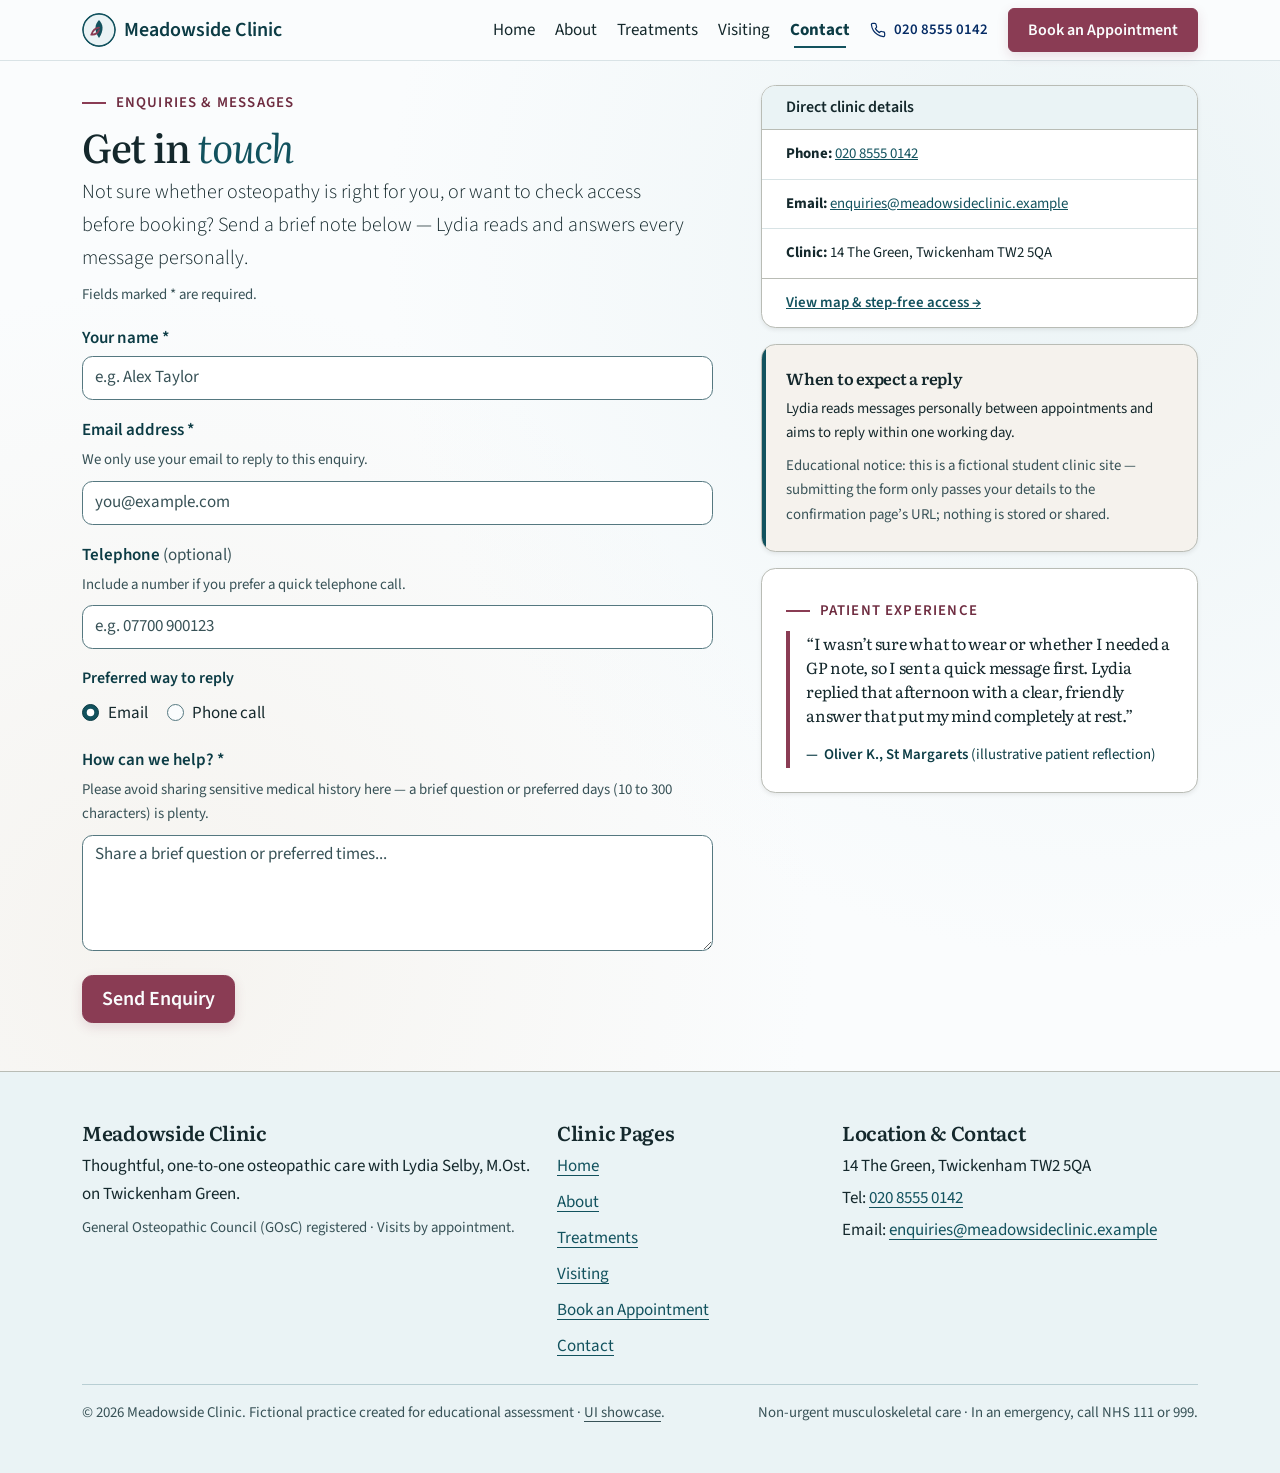
<file: contact.html>
<!DOCTYPE html>
<html lang="en">

<head>
  <meta charset="UTF-8">
  <meta name="viewport" content="width=device-width, initial-scale=1.0">
  <meta name="referrer" content="strict-origin-when-cross-origin">
  <meta name="description"
    content="Send a message or appointment enquiry to Meadowside Clinic near Twickenham Green, or reach Lydia Selby directly by telephone.">
  <title>Contact &amp; Enquiries | Meadowside Clinic</title>
  <link rel="icon" href="assets/images/brand-mark.svg" type="image/svg+xml">
  <link rel="preconnect" href="https://fonts.googleapis.com">
  <link rel="preconnect" href="https://fonts.gstatic.com" crossorigin>
  <link
    href="https://fonts.googleapis.com/css2?family=Literata:ital,opsz,wght@0,7..72,400;0,7..72,500;0,7..72,600;1,7..72,400&amp;family=Source+Sans+3:wght@400;600;700&amp;display=swap"
    rel="stylesheet" referrerpolicy="no-referrer">
  <link href="https://cdn.jsdelivr.net/npm/bootstrap@5.3.9/dist/css/bootstrap.min.css" rel="stylesheet"
    integrity="sha384-yEPZ7jP9S0QKiUQ0m3jjsO4ProIW7wvR9gXkI7JOGa2XVsw53Yke2bsdkBbjmmiX" crossorigin="anonymous"
    referrerpolicy="no-referrer">
  <link rel="stylesheet" href="assets/css/style.css">
</head>

<body class="d-flex flex-column min-vh-100">
  <a class="visually-hidden-focusable skip-link" href="#main-content">Skip to main content</a>

  <!-- Porcelain light sticky header + Bootstrap offcanvas mobile drawer -->
  <header class="sticky-top">
    <nav class="navbar navbar-expand-lg py-2" data-bs-theme="light" aria-label="Primary">
      <div class="container">
        <a class="navbar-brand d-flex align-items-center gap-2 fw-semibold" href="index.html">
          <img src="assets/images/brand-mark.svg" alt="" width="34" height="34" class="rounded-circle">
          <span>Meadowside Clinic</span>
        </a>
        <button class="navbar-toggler" type="button" data-bs-toggle="offcanvas" data-bs-target="#clinicNav"
          aria-controls="clinicNav" aria-label="Open menu">
          <span class="navbar-toggler-icon"></span>
        </button>
        <div class="offcanvas-lg offcanvas-end" tabindex="-1" id="clinicNav" role="group"
          aria-labelledby="clinicNavLabel">
          <div class="offcanvas-header d-lg-none border-bottom">
            <span class="offcanvas-title h5 mb-0" id="clinicNavLabel">Meadowside Clinic</span>
            <button type="button" class="btn-close" data-bs-dismiss="offcanvas" data-bs-target="#clinicNav"
              aria-label="Close menu"></button>
          </div>
          <div class="offcanvas-body">
            <ul class="navbar-nav ms-lg-auto align-items-lg-center gap-lg-1">
              <li class="nav-item">
                <a class="nav-link" href="index.html">Home</a>
              </li>
              <li class="nav-item">
                <a class="nav-link" href="about.html">About</a>
              </li>
              <li class="nav-item">
                <a class="nav-link" href="treatments.html">Treatments</a>
              </li>
              <li class="nav-item">
                <a class="nav-link" href="visiting.html">Visiting</a>
              </li>
              <li class="nav-item">
                <a class="nav-link active" aria-current="page" href="contact.html">Contact</a>
              </li>
              <!-- Tap-to-call number: inline in the desktop nav, full row in the mobile drawer -->
              <li class="nav-item d-none d-lg-flex align-items-center ms-lg-2">
                <a class="d-inline-flex align-items-center gap-2 small fw-semibold text-primary-emphasis text-decoration-none"
                  href="tel:+442085550142">
                  <svg width="16" height="16" viewBox="0 0 24 24" fill="none" stroke="currentColor" stroke-width="1.8"
                    stroke-linecap="round" stroke-linejoin="round" aria-hidden="true">
                    <path d="M22 16.92v3a2 2 0 0 1-2.18 2 19.79 19.79 0 0 1-8.63-3.07 19.5 19.5 0 0 1-6-6 19.79 19.79 0 0 1-3.07-8.67A2 2 0 0 1 4.11 2h3a2 2 0 0 1 2 1.72 12.84 12.84 0 0 0 .7 2.81 2 2 0 0 1-.45 2.11L8.09 9.91a16 16 0 0 0 6 6l1.27-1.27a2 2 0 0 1 2.11-.45 12.84 12.84 0 0 0 2.81.7A2 2 0 0 1 22 16.92z"></path>
                  </svg>
                  020&nbsp;8555&nbsp;0142
                </a>
              </li>
              <li class="nav-item d-lg-none mt-3">
                <a class="d-inline-flex align-items-center gap-2 py-2 fw-semibold text-primary-emphasis" href="tel:+442085550142">
                  <svg width="18" height="18" viewBox="0 0 24 24" fill="none" stroke="currentColor" stroke-width="1.8"
                    stroke-linecap="round" stroke-linejoin="round" aria-hidden="true">
                    <path d="M22 16.92v3a2 2 0 0 1-2.18 2 19.79 19.79 0 0 1-8.63-3.07 19.5 19.5 0 0 1-6-6 19.79 19.79 0 0 1-3.07-8.67A2 2 0 0 1 4.11 2h3a2 2 0 0 1 2 1.72 12.84 12.84 0 0 0 .7 2.81 2 2 0 0 1-.45 2.11L8.09 9.91a16 16 0 0 0 6 6l1.27-1.27a2 2 0 0 1 2.11-.45 12.84 12.84 0 0 0 2.81.7A2 2 0 0 1 22 16.92z"></path>
                  </svg>
                  Call&nbsp;020&nbsp;8555&nbsp;0142
                </a>
              </li>
              <li class="nav-item mt-3 mt-lg-0 ms-lg-3 d-grid d-lg-block">
                <a class="btn btn-secondary" href="booking.html">Book an Appointment</a>
              </li>
            </ul>
          </div>
        </div>
      </div>
    </nav>
  </header>

  <main id="main-content" class="flex-grow-1 d-flex flex-column">
    <!-- Balanced 7 / 5 Enquiry Form & Direct Contact Sidebar -->
    <section class="pt-3 pb-4 pt-lg-4 pb-lg-5 section-hero flex-grow-1">
      <div class="container">
        <div class="row gy-4 gx-lg-5 align-items-start">
          <div class="col-lg-7">
            <span class="small text-uppercase fw-semibold clinic-eyebrow mb-2">Enquiries &amp; messages</span>
            <h1 class="display-5 mb-2">Get in <em>touch</em></h1>
            <p class="lead mb-2">
              Not sure whether osteopathy is right for you, or want to check access before booking? Send a brief note
              below — Lydia reads and answers every message personally.
            </p>
            <p class="small text-body-secondary mb-3">
              Fields marked <span aria-hidden="true">*</span> are required.
            </p>

            <!-- Native HTML5 constraint validation; GET avoids GitHub Pages 405 errors -->
            <form action="thank-you.html" method="get">
              <div class="mb-3">
                <label for="contactName" class="form-label mb-1">Your name <span aria-hidden="true">*</span></label>
                <input type="text" class="form-control" id="contactName" name="name" required autocomplete="name"
                  placeholder="e.g. Alex Taylor">
                <div class="clinic-error-hint">Please enter your name so we know how to address our reply.</div>
              </div>

              <div class="mb-3">
                <label for="contactEmail" class="form-label mb-1">Email address <span
                    aria-hidden="true">*</span></label>
                <div id="emailHint" class="form-text mt-0 mb-2">We only use your email to reply to this enquiry.</div>
                <input type="email" class="form-control" id="contactEmail" name="email" required autocomplete="email"
                  inputmode="email" spellcheck="false" aria-describedby="emailHint" placeholder="you@example.com">
                <div class="clinic-error-hint">Please enter an email address in the format you@example.com.</div>
              </div>

              <div class="mb-3">
                <label for="contactPhone" class="form-label mb-1">Telephone <span
                    class="fw-normal text-body-secondary">(optional)</span></label>
                <div id="phoneHint" class="form-text mt-0 mb-2">Include a number if you prefer a quick telephone call.
                </div>
                <input type="tel" class="form-control" id="contactPhone" name="phone" autocomplete="tel" inputmode="tel"
                  aria-describedby="phoneHint" placeholder="e.g. 07700 900123">
              </div>

              <fieldset class="mb-3">
                <legend class="form-label fs-6 mb-2">Preferred way to reply</legend>
                <div class="form-check form-check-inline">
                  <input class="form-check-input" type="radio" name="reply_preference" id="replyEmail" value="email"
                    checked>
                  <label class="form-check-label" for="replyEmail">Email</label>
                </div>
                <div class="form-check form-check-inline">
                  <input class="form-check-input" type="radio" name="reply_preference" id="replyPhone" value="phone">
                  <label class="form-check-label" for="replyPhone">Phone call</label>
                </div>
              </fieldset>

              <div class="mb-4">
                <label for="contactMessage" class="form-label mb-1">How can we help? <span
                    aria-hidden="true">*</span></label>
                <div id="messageHint" class="form-text mt-0 mb-2">Please avoid sharing sensitive medical history here —
                  a brief question or preferred days (10 to 300 characters) is plenty.</div>
                <textarea class="form-control" id="contactMessage" name="message" rows="4" required minlength="10"
                  maxlength="300" aria-describedby="messageHint"
                  placeholder="Share a brief question or preferred times..."></textarea>
                <div class="clinic-error-hint">Please write a short message (at least 10 characters) before sending.
                </div>
              </div>

              <div class="d-grid gap-2 d-sm-flex">
                <button type="submit" class="btn btn-secondary btn-lg">Send Enquiry</button>
              </div>
            </form>
          </div>

          <div class="col-lg-5">
            <!-- Direct clinic contact card -->
            <div class="card shadow-sm mb-3">
              <h2 class="card-header h6 bg-primary-subtle fw-semibold mb-0">Direct clinic details</h2>
              <ul class="list-group list-group-flush small">
                <li class="list-group-item">
                  <strong>Phone:</strong> <a href="tel:+442085550142">020&nbsp;8555&nbsp;0142</a>
                </li>
                <li class="list-group-item">
                  <strong>Email:</strong> <a
                    href="mailto:enquiries@meadowsideclinic.example">enquiries@meadowsideclinic.example</a>
                </li>
                <li class="list-group-item">
                  <strong>Clinic:</strong> 14 The Green, Twickenham TW2 5QA
                </li>
              </ul>
              <div class="card-footer bg-transparent small">
                <a class="fw-semibold" href="visiting.html">View map &amp; step-free access &rarr;</a>
              </div>
            </div>

            <aside class="bg-body-tertiary shadow-sm p-4 mb-3">
              <h2 class="h6 fw-semibold mb-2">When to expect a reply</h2>
              <p class="small mb-2">
                Lydia reads messages personally between appointments and aims to reply within one working day.
              </p>
              <p class="small text-body-secondary mb-0">
                Educational notice: this is a fictional student clinic site — submitting the form only passes your
                details to the confirmation page&rsquo;s URL; nothing is stored or shared.
              </p>
            </aside>

            <div class="card shadow-sm">
              <div class="card-body">
                <span class="small text-uppercase fw-semibold clinic-eyebrow mb-2">Patient experience</span>
                <figure class="border-accent border-start border-4 ps-3 mb-0">
                  <blockquote class="blockquote fs-6 mb-3">
                    <p class="mb-0">
                      &ldquo;I wasn&rsquo;t sure what to wear or whether I needed a GP note, so I sent a quick message
                      first. Lydia replied that afternoon with a clear, friendly answer that put my mind completely at
                      rest.&rdquo;
                    </p>
                  </blockquote>
                  <figcaption class="blockquote-footer mb-0">
                    Oliver K., St Margarets <span class="fw-normal">(illustrative patient reflection)</span>
                  </figcaption>
                </figure>
              </div>
            </div>
          </div>
        </div>
      </div>
    </section>
  </main>

  <!-- Global Footer on Sea-Glass Mist -->
  <footer class="bg-primary-subtle border-top py-4 py-lg-5 mt-auto">
    <div class="container">
      <div class="row gy-4 pb-4">
        <div class="col-lg-5">
          <h2 class="h5 fw-semibold mb-2">Meadowside Clinic</h2>
          <p class="mb-2">
            Thoughtful, one-to-one osteopathic care with Lydia Selby, M.Ost. on Twickenham Green.
          </p>
          <p class="small text-body-secondary mb-0">
            General Osteopathic Council (GOsC) registered · Visits by appointment.
          </p>
        </div>
        <div class="col-sm-6 col-lg-3">
          <h2 class="h5 fw-semibold mb-2">Clinic Pages</h2>
          <ul class="list-unstyled d-flex flex-column gap-2 mb-0">
            <li><a href="index.html">Home</a></li>
            <li><a href="about.html">About</a></li>
            <li><a href="treatments.html">Treatments</a></li>
            <li><a href="visiting.html">Visiting</a></li>
            <li><a href="booking.html">Book an Appointment</a></li>
            <li><a href="contact.html">Contact</a></li>
          </ul>
        </div>
        <div class="col-sm-6 col-lg-4">
          <h2 class="h5 fw-semibold mb-2">Location &amp; Contact</h2>
          <p class="mb-1">14 The Green, Twickenham TW2 5QA</p>
          <p class="mb-1">Tel: <a href="tel:+442085550142">020&nbsp;8555&nbsp;0142</a></p>
          <p class="mb-0">Email: <a
              href="mailto:enquiries@meadowsideclinic.example">enquiries@meadowsideclinic.example</a></p>
        </div>
      </div>
      <div
        class="border-top border-primary-subtle pt-3 d-flex flex-column flex-md-row justify-content-between gap-2 small text-body-secondary">
        <p class="mb-0">&copy; 2026 Meadowside Clinic. Fictional practice created for educational assessment · <a
            class="text-body-secondary link-underline-opacity-50 link-underline-opacity-100-hover"
            href="showcase.html">UI showcase</a>.</p>
        <p class="mb-0">Non-urgent musculoskeletal care · In an emergency, call NHS 111 or 999.</p>
      </div>
    </div>
  </footer>

  <script src="https://cdn.jsdelivr.net/npm/bootstrap@5.3.9/dist/js/bootstrap.bundle.min.js"
    integrity="sha384-WyOxWvTyr1QaMPfiPJSv76iReVthorl5uWlFtZPyK0IEB0hGzo9y5Bp9mYanr8Bu" crossorigin="anonymous"
    referrerpolicy="no-referrer" defer></script>
</body>

</html>
</file>
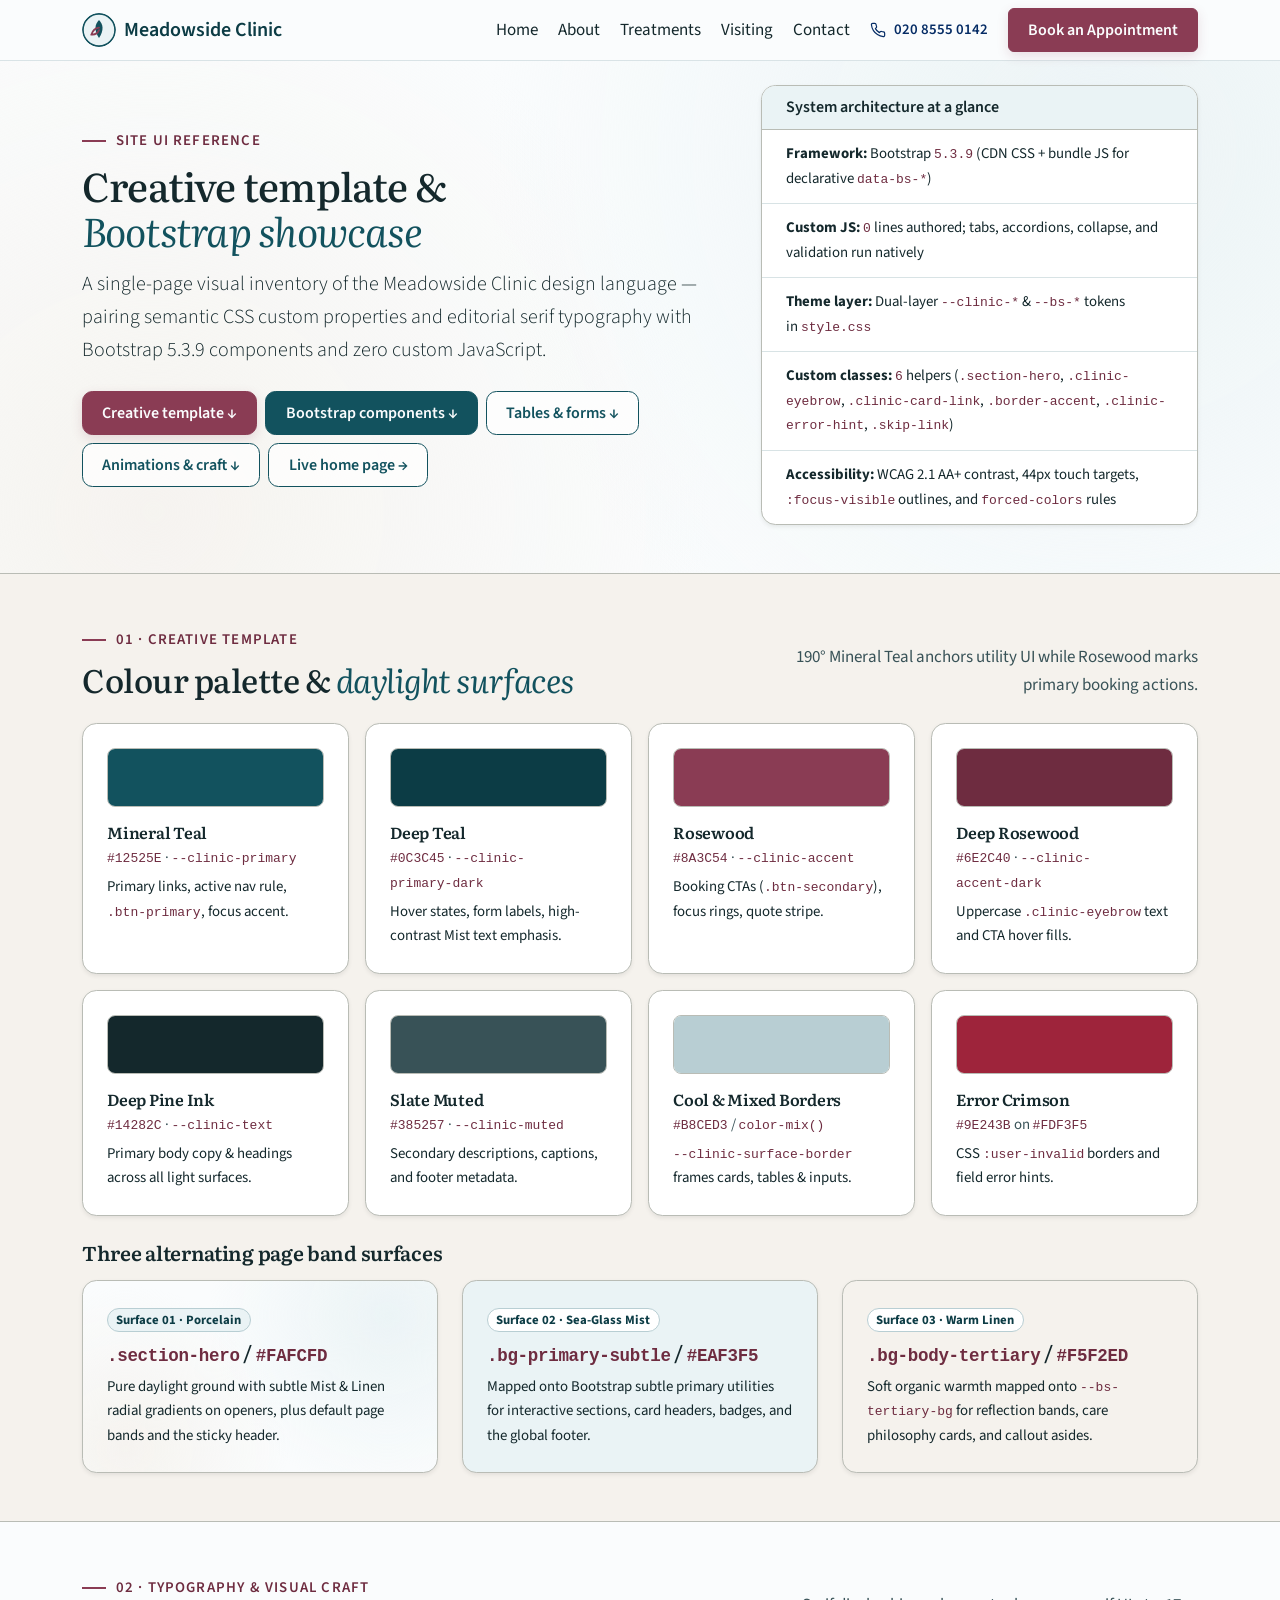
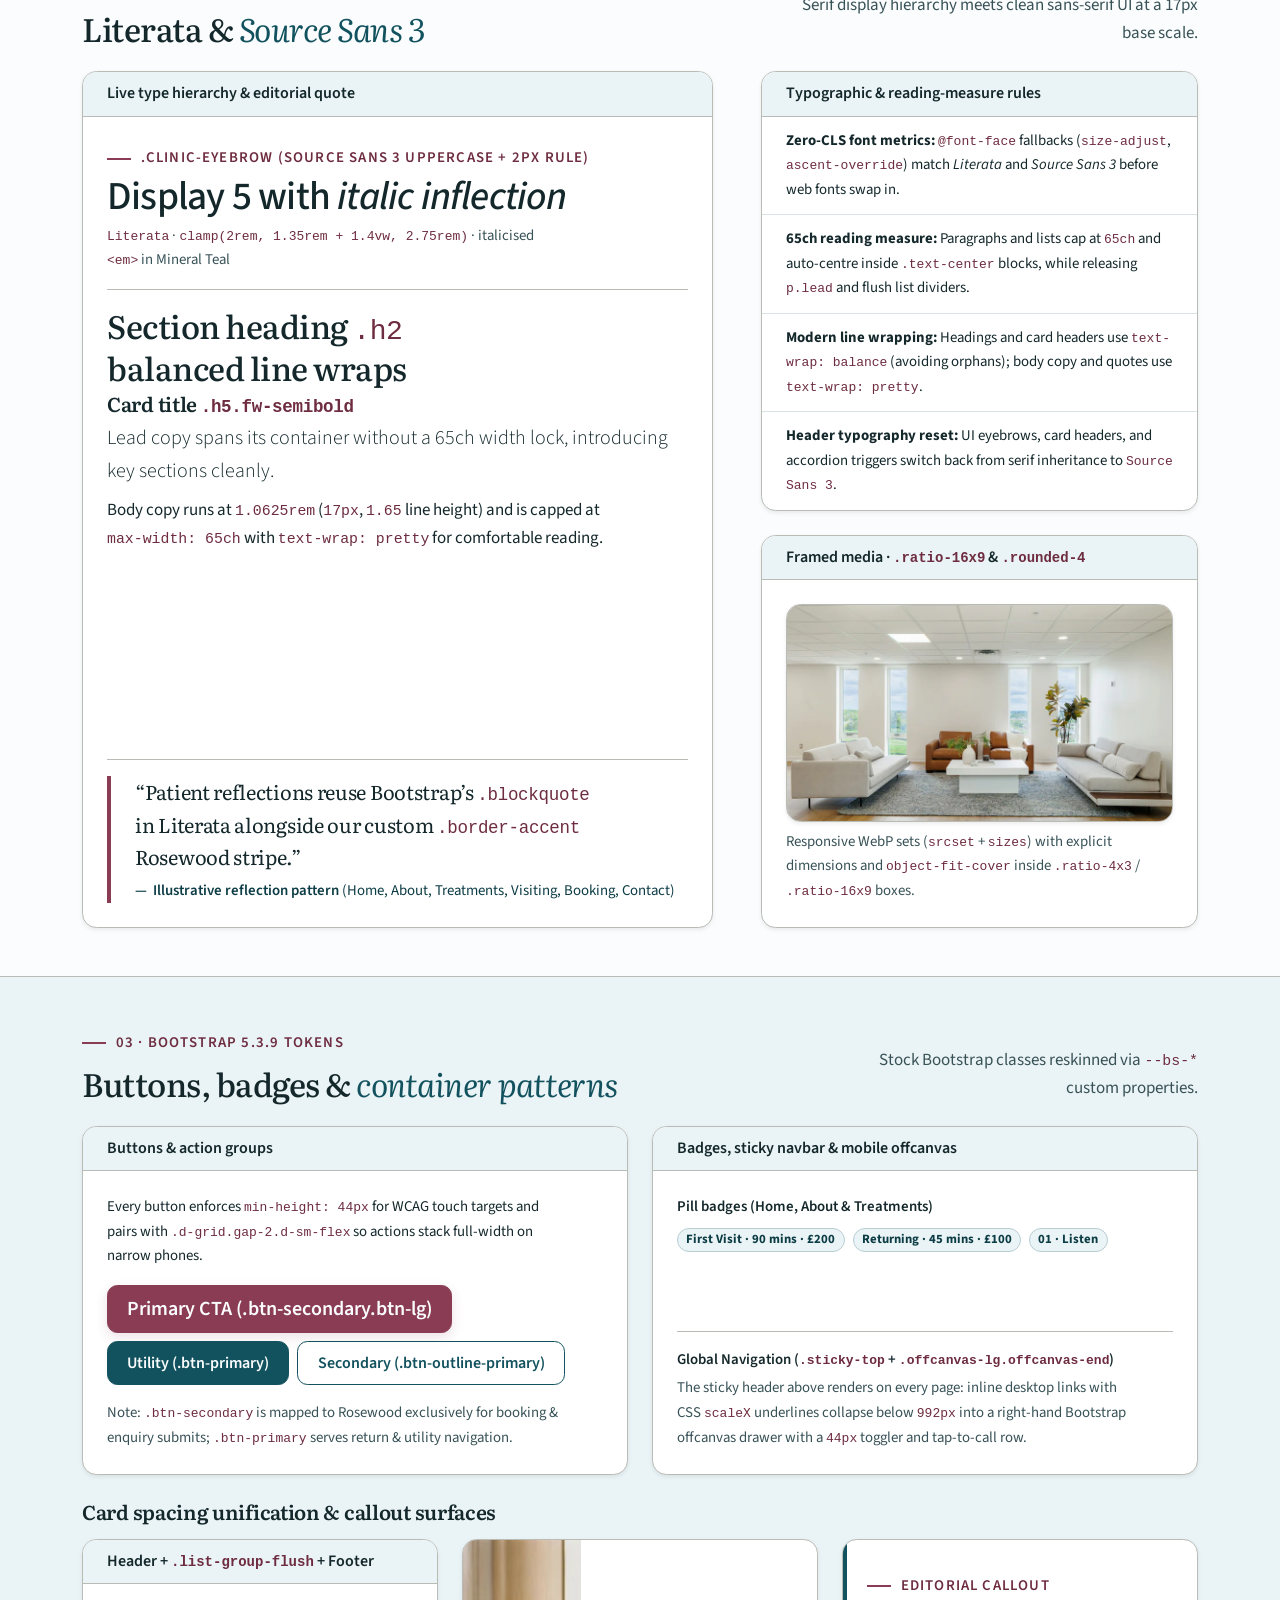
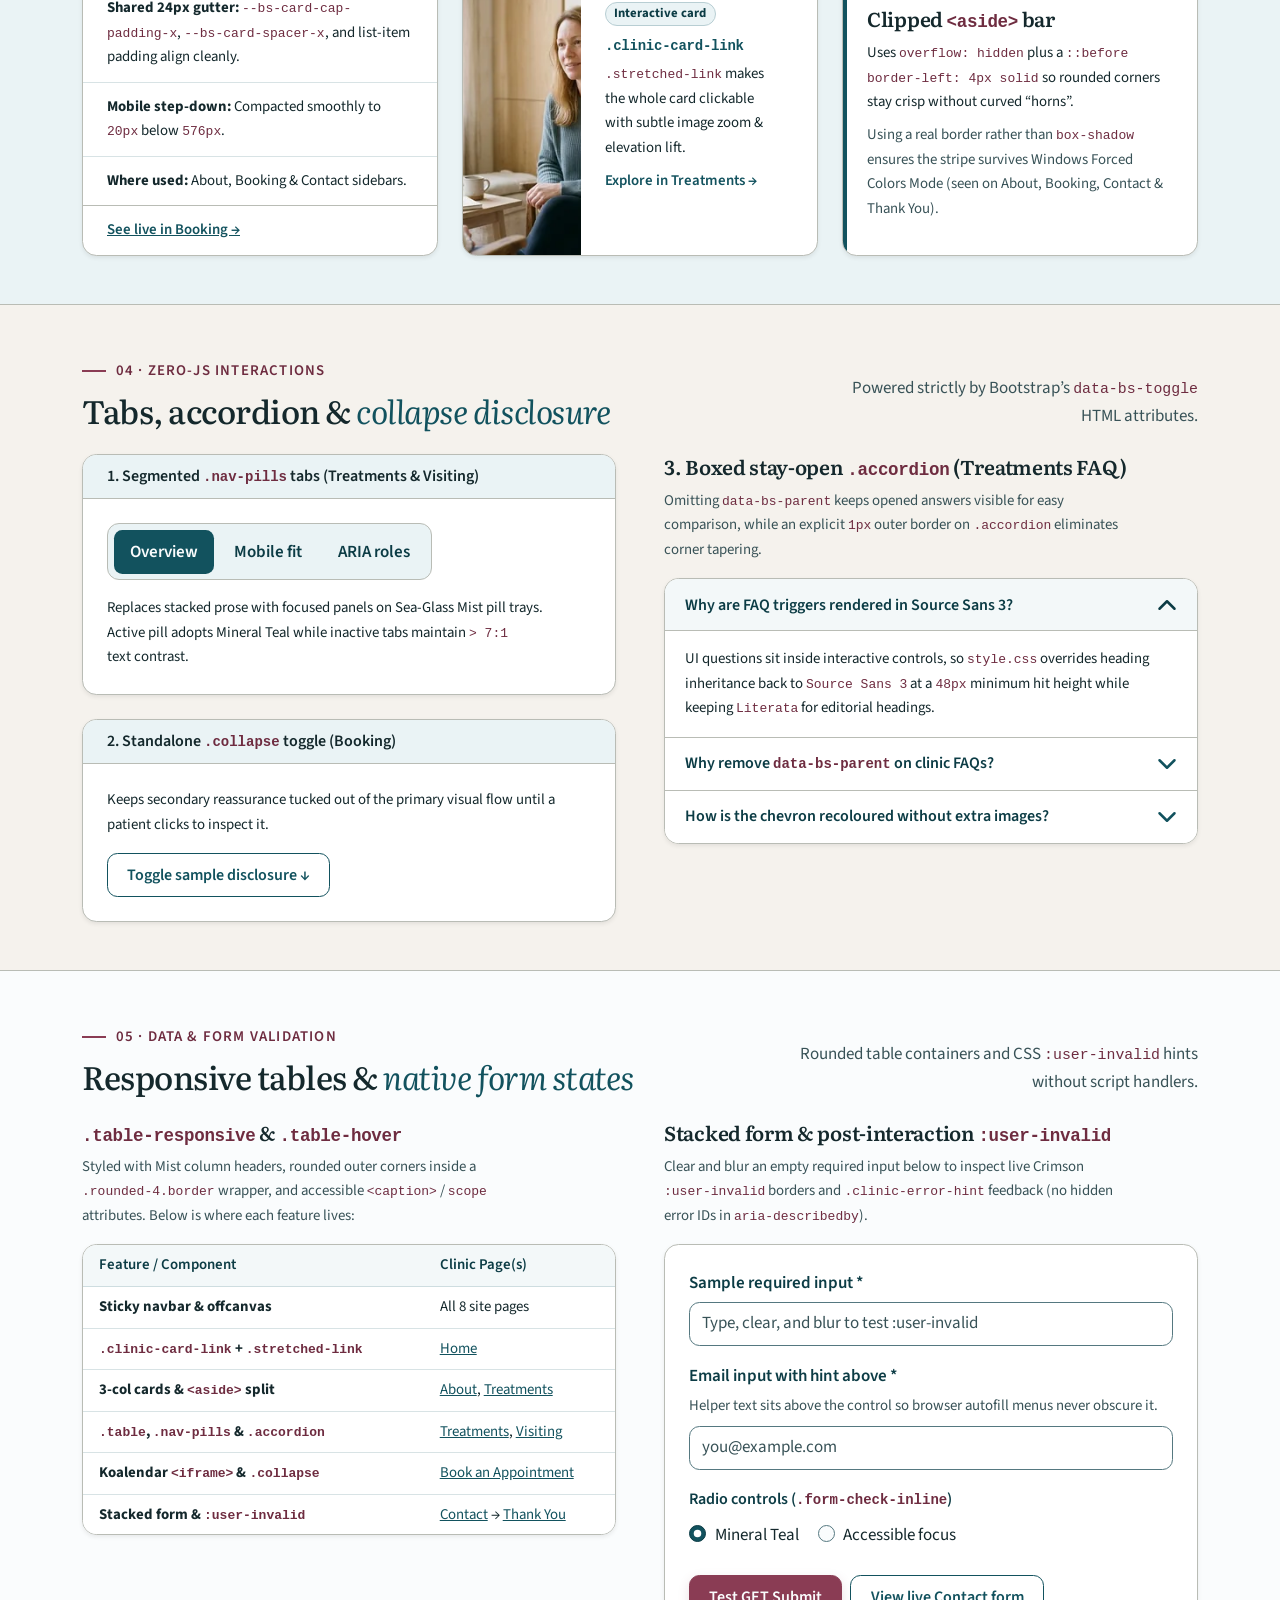
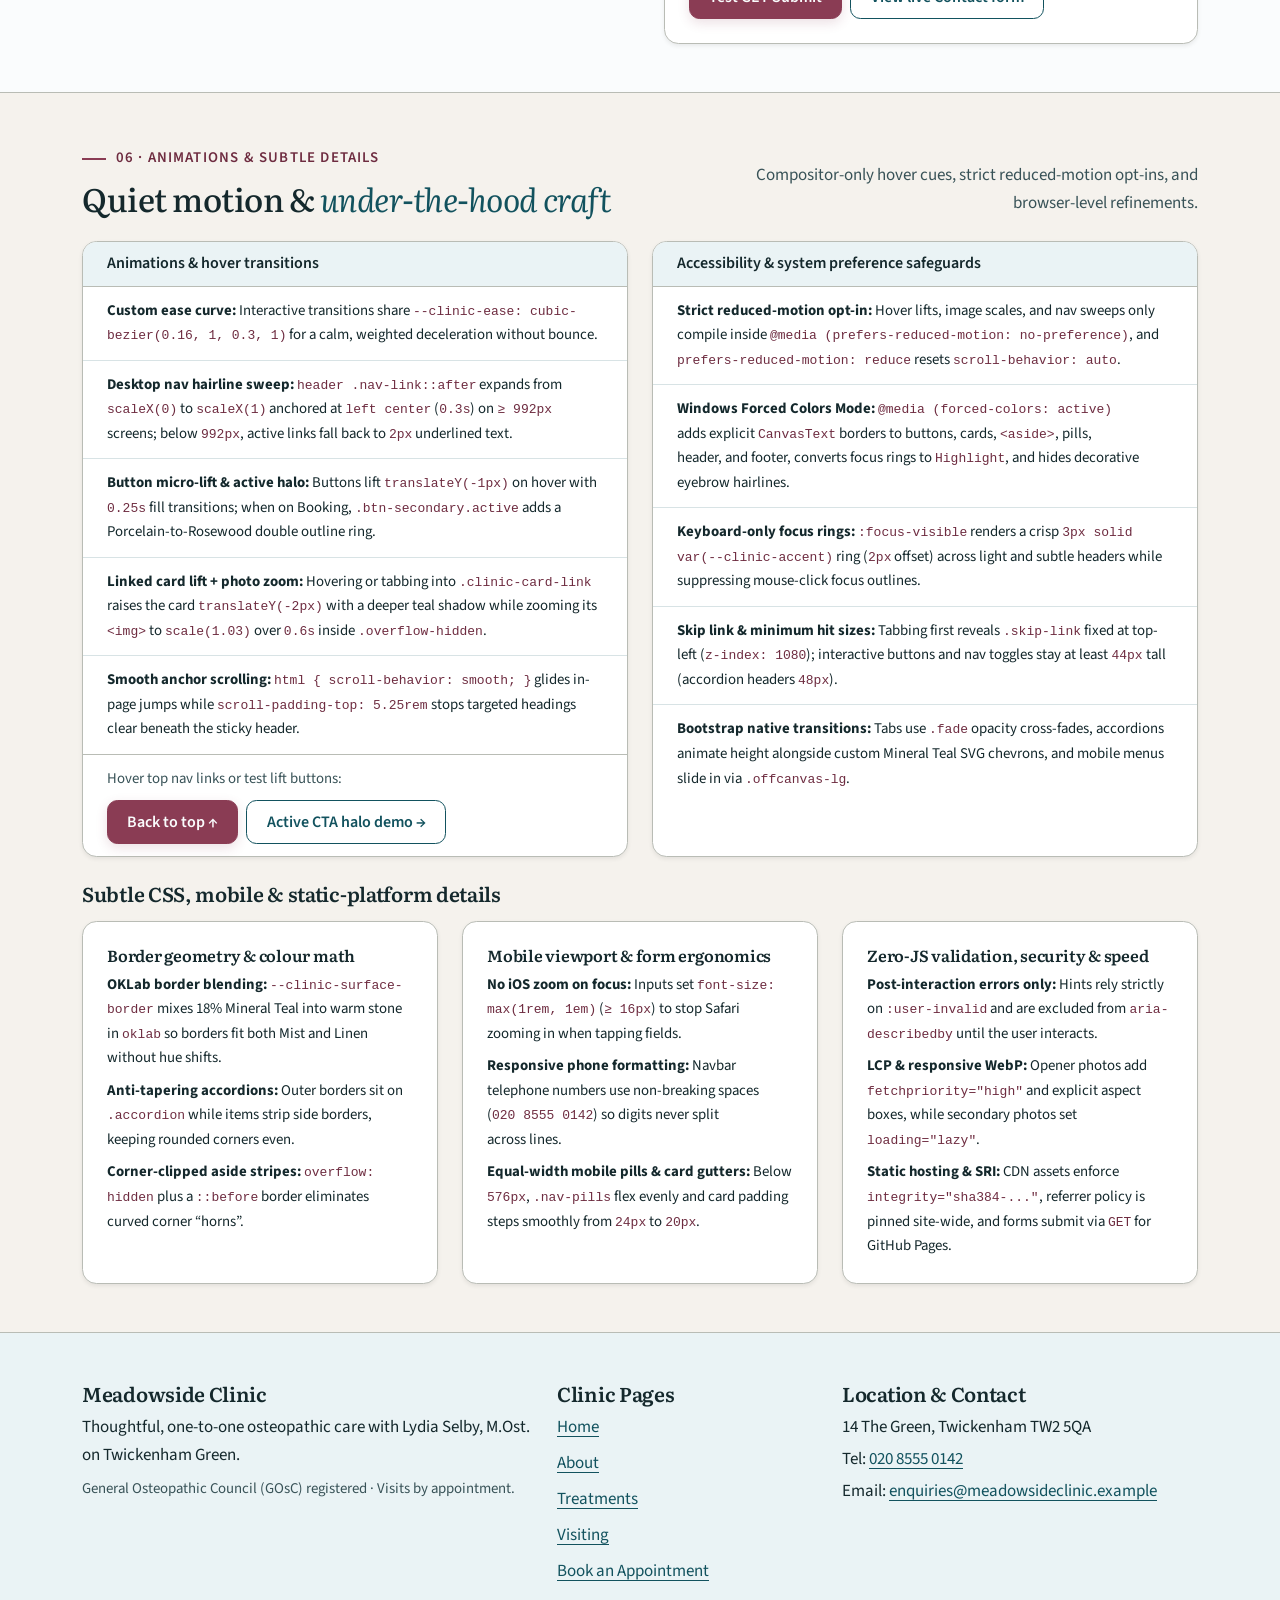
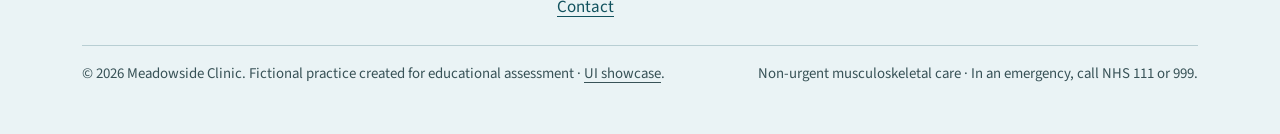
<file: showcase.html>
<!DOCTYPE html>
<html lang="en">

<head>
  <meta charset="UTF-8">
  <meta name="viewport" content="width=device-width, initial-scale=1.0">
  <meta name="referrer" content="strict-origin-when-cross-origin">
  <meta name="robots" content="noindex">
  <meta name="description"
    content="Visual summary of the Meadowside Clinic creative template, custom Bootstrap 5.3.9 token layer, editorial typography, and live interactive components.">
  <title>Design System &amp; Component Showcase | Meadowside Clinic</title>
  <link rel="icon" href="assets/images/brand-mark.svg" type="image/svg+xml">
  <link rel="preconnect" href="https://fonts.googleapis.com">
  <link rel="preconnect" href="https://fonts.gstatic.com" crossorigin>
  <link
    href="https://fonts.googleapis.com/css2?family=Literata:ital,opsz,wght@0,7..72,400;0,7..72,500;0,7..72,600;1,7..72,400&amp;family=Source+Sans+3:wght@400;600;700&amp;display=swap"
    rel="stylesheet" referrerpolicy="no-referrer">
  <link href="https://cdn.jsdelivr.net/npm/bootstrap@5.3.9/dist/css/bootstrap.min.css" rel="stylesheet"
    integrity="sha384-yEPZ7jP9S0QKiUQ0m3jjsO4ProIW7wvR9gXkI7JOGa2XVsw53Yke2bsdkBbjmmiX" crossorigin="anonymous"
    referrerpolicy="no-referrer">
  <link rel="stylesheet" href="assets/css/style.css">
</head>

<body class="d-flex flex-column min-vh-100">
  <a class="visually-hidden-focusable skip-link" href="#main-content">Skip to main content</a>

  <!-- Global Porcelain Sticky Header + Offcanvas Mobile Drawer (unchanged from production pages) -->
  <header class="sticky-top">
    <nav class="navbar navbar-expand-lg py-2" data-bs-theme="light" aria-label="Primary">
      <div class="container">
        <a class="navbar-brand d-flex align-items-center gap-2 fw-semibold" href="index.html">
          <img src="assets/images/brand-mark.svg" alt="" width="34" height="34" class="rounded-circle">
          <span>Meadowside Clinic</span>
        </a>
        <button class="navbar-toggler" type="button" data-bs-toggle="offcanvas" data-bs-target="#clinicNav"
          aria-controls="clinicNav" aria-label="Open menu">
          <span class="navbar-toggler-icon"></span>
        </button>
        <div class="offcanvas-lg offcanvas-end" tabindex="-1" id="clinicNav" role="group"
          aria-labelledby="clinicNavLabel">
          <div class="offcanvas-header d-lg-none border-bottom">
            <span class="offcanvas-title h5 mb-0" id="clinicNavLabel">Meadowside Clinic</span>
            <button type="button" class="btn-close" data-bs-dismiss="offcanvas" data-bs-target="#clinicNav"
              aria-label="Close menu"></button>
          </div>
          <div class="offcanvas-body">
            <ul class="navbar-nav ms-lg-auto align-items-lg-center gap-lg-1">
              <li class="nav-item">
                <a class="nav-link" href="index.html">Home</a>
              </li>
              <li class="nav-item">
                <a class="nav-link" href="about.html">About</a>
              </li>
              <li class="nav-item">
                <a class="nav-link" href="treatments.html">Treatments</a>
              </li>
              <li class="nav-item">
                <a class="nav-link" href="visiting.html">Visiting</a>
              </li>
              <li class="nav-item">
                <a class="nav-link" href="contact.html">Contact</a>
              </li>
              <!-- Tap-to-call number: inline in the desktop nav, full row in the mobile drawer -->
              <li class="nav-item d-none d-lg-flex align-items-center ms-lg-2">
                <a class="d-inline-flex align-items-center gap-2 small fw-semibold text-primary-emphasis text-decoration-none"
                  href="tel:+442085550142">
                  <svg width="16" height="16" viewBox="0 0 24 24" fill="none" stroke="currentColor" stroke-width="1.8"
                    stroke-linecap="round" stroke-linejoin="round" aria-hidden="true">
                    <path d="M22 16.92v3a2 2 0 0 1-2.18 2 19.79 19.79 0 0 1-8.63-3.07 19.5 19.5 0 0 1-6-6 19.79 19.79 0 0 1-3.07-8.67A2 2 0 0 1 4.11 2h3a2 2 0 0 1 2 1.72 12.84 12.84 0 0 0 .7 2.81 2 2 0 0 1-.45 2.11L8.09 9.91a16 16 0 0 0 6 6l1.27-1.27a2 2 0 0 1 2.11-.45 12.84 12.84 0 0 0 2.81.7A2 2 0 0 1 22 16.92z"></path>
                  </svg>
                  020&nbsp;8555&nbsp;0142
                </a>
              </li>
              <li class="nav-item d-lg-none mt-3">
                <a class="d-inline-flex align-items-center gap-2 py-2 fw-semibold text-primary-emphasis" href="tel:+442085550142">
                  <svg width="18" height="18" viewBox="0 0 24 24" fill="none" stroke="currentColor" stroke-width="1.8"
                    stroke-linecap="round" stroke-linejoin="round" aria-hidden="true">
                    <path d="M22 16.92v3a2 2 0 0 1-2.18 2 19.79 19.79 0 0 1-8.63-3.07 19.5 19.5 0 0 1-6-6 19.79 19.79 0 0 1-3.07-8.67A2 2 0 0 1 4.11 2h3a2 2 0 0 1 2 1.72 12.84 12.84 0 0 0 .7 2.81 2 2 0 0 1-.45 2.11L8.09 9.91a16 16 0 0 0 6 6l1.27-1.27a2 2 0 0 1 2.11-.45 12.84 12.84 0 0 0 2.81.7A2 2 0 0 1 22 16.92z"></path>
                  </svg>
                  Call&nbsp;020&nbsp;8555&nbsp;0142
                </a>
              </li>
              <li class="nav-item mt-3 mt-lg-0 ms-lg-3 d-grid d-lg-block">
                <a class="btn btn-secondary" href="booking.html">Book an Appointment</a>
              </li>
            </ul>
          </div>
        </div>
      </div>
    </nav>
  </header>

  <main id="main-content" class="flex-grow-1">
    <!-- 1. Opener Hero: Creative Architecture & Jump Navigation -->
    <section class="pt-3 pb-4 pt-lg-4 pb-lg-5 section-hero">
      <div class="container">
        <div class="row align-items-center gy-4 gx-lg-5">
          <div class="col-lg-7">
            <span class="small text-uppercase fw-semibold clinic-eyebrow mb-2">Site UI reference</span>
            <h1 class="display-5 mb-3">Creative template &amp; <em>Bootstrap showcase</em></h1>
            <p class="lead mb-4">
              A single-page visual inventory of the Meadowside Clinic design language — pairing semantic CSS custom
              properties and editorial serif typography with Bootstrap&nbsp;5.3.9 components and zero custom JavaScript.
            </p>
            <div class="d-flex flex-wrap gap-2">
              <a class="btn btn-secondary" href="#creative-template">Creative template &darr;</a>
              <a class="btn btn-primary" href="#bootstrap-components">Bootstrap components &darr;</a>
              <a class="btn btn-outline-primary" href="#forms-validation">Tables &amp; forms &darr;</a>
              <a class="btn btn-outline-primary" href="#motion-craft">Animations &amp; craft &darr;</a>
              <a class="btn btn-outline-primary" href="index.html">Live home page &rarr;</a>
            </div>
          </div>

          <div class="col-lg-5">
            <div class="card shadow-sm">
              <h2 class="card-header h6 bg-primary-subtle fw-semibold mb-0">System architecture at a glance</h2>
              <ul class="list-group list-group-flush small">
                <li class="list-group-item">
                  <strong>Framework:</strong> Bootstrap <code>5.3.9</code> (CDN CSS + bundle JS for declarative
                  <code>data-bs-*</code>)
                </li>
                <li class="list-group-item">
                  <strong>Custom JS:</strong> <code>0</code> lines authored; tabs, accordions, collapse, and validation
                  run natively
                </li>
                <li class="list-group-item">
                  <strong>Theme layer:</strong> Dual-layer <code>--clinic-*</code> &amp; <code>--bs-*</code> tokens in
                  <code>style.css</code>
                </li>
                <li class="list-group-item">
                  <strong>Custom classes:</strong> <code>6</code> helpers (<code>.section-hero</code>,
                  <code>.clinic-eyebrow</code>, <code>.clinic-card-link</code>, <code>.border-accent</code>,
                  <code>.clinic-error-hint</code>, <code>.skip-link</code>)
                </li>
                <li class="list-group-item">
                  <strong>Accessibility:</strong> WCAG 2.1 AA+ contrast, 44px touch targets, <code>:focus-visible</code>
                  outlines, and <code>forced-colors</code> rules
                </li>
              </ul>
            </div>
          </div>
        </div>
      </div>
    </section>

    <!-- ====================================================================
         PART 1 · CREATIVE TEMPLATE (Palette, Surfaces, Typography & Polish)
         ==================================================================== -->
    <section id="creative-template" class="py-4 py-lg-5 bg-body-tertiary border-top">
      <div class="container">
        <div class="row align-items-end justify-content-between gy-2 mb-4">
          <div class="col-lg-7">
            <span class="small text-uppercase fw-semibold clinic-eyebrow mb-2">01 · Creative template</span>
            <h2 class="h2 mb-0">Colour palette &amp; <em>daylight surfaces</em></h2>
          </div>
          <div class="col-lg-5 text-lg-end">
            <p class="text-body-secondary mb-0">
              190° Mineral Teal anchors utility UI while Rosewood marks primary booking actions.
            </p>
          </div>
        </div>

        <!-- Core Palette Swatches -->
        <div class="row row-cols-2 row-cols-md-4 g-3 mb-4">
          <div class="col">
            <div class="card h-100 shadow-sm">
              <div class="card-body">
                <svg viewBox="0 0 240 64" width="240" height="64" class="w-100 h-auto rounded-3 border mb-3"
                  aria-hidden="true">
                  <rect width="240" height="64" fill="#12525e"></rect>
                </svg>
                <h3 class="h6 fw-semibold mb-1">Mineral Teal</h3>
                <p class="small text-body-secondary mb-1"><code>#12525E</code> · <code>--clinic-primary</code></p>
                <p class="small mb-0">Primary links, active nav rule, <code>.btn-primary</code>, focus accent.</p>
              </div>
            </div>
          </div>

          <div class="col">
            <div class="card h-100 shadow-sm">
              <div class="card-body">
                <svg viewBox="0 0 240 64" width="240" height="64" class="w-100 h-auto rounded-3 border mb-3"
                  aria-hidden="true">
                  <rect width="240" height="64" fill="#0c3c45"></rect>
                </svg>
                <h3 class="h6 fw-semibold mb-1">Deep Teal</h3>
                <p class="small text-body-secondary mb-1"><code>#0C3C45</code> · <code>--clinic-primary-dark</code></p>
                <p class="small mb-0">Hover states, form labels, high-contrast Mist text emphasis.</p>
              </div>
            </div>
          </div>

          <div class="col">
            <div class="card h-100 shadow-sm">
              <div class="card-body">
                <svg viewBox="0 0 240 64" width="240" height="64" class="w-100 h-auto rounded-3 border mb-3"
                  aria-hidden="true">
                  <rect width="240" height="64" fill="#8a3c54"></rect>
                </svg>
                <h3 class="h6 fw-semibold mb-1">Rosewood</h3>
                <p class="small text-body-secondary mb-1"><code>#8A3C54</code> · <code>--clinic-accent</code></p>
                <p class="small mb-0">Booking CTAs (<code>.btn-secondary</code>), focus rings, quote stripe.</p>
              </div>
            </div>
          </div>

          <div class="col">
            <div class="card h-100 shadow-sm">
              <div class="card-body">
                <svg viewBox="0 0 240 64" width="240" height="64" class="w-100 h-auto rounded-3 border mb-3"
                  aria-hidden="true">
                  <rect width="240" height="64" fill="#6e2c40"></rect>
                </svg>
                <h3 class="h6 fw-semibold mb-1">Deep Rosewood</h3>
                <p class="small text-body-secondary mb-1"><code>#6E2C40</code> · <code>--clinic-accent-dark</code></p>
                <p class="small mb-0">Uppercase <code>.clinic-eyebrow</code> text and CTA hover fills.</p>
              </div>
            </div>
          </div>

          <div class="col">
            <div class="card h-100 shadow-sm">
              <div class="card-body">
                <svg viewBox="0 0 240 64" width="240" height="64" class="w-100 h-auto rounded-3 border mb-3"
                  aria-hidden="true">
                  <rect width="240" height="64" fill="#14282c"></rect>
                </svg>
                <h3 class="h6 fw-semibold mb-1">Deep Pine Ink</h3>
                <p class="small text-body-secondary mb-1"><code>#14282C</code> · <code>--clinic-text</code></p>
                <p class="small mb-0">Primary body copy &amp; headings across all light surfaces.</p>
              </div>
            </div>
          </div>

          <div class="col">
            <div class="card h-100 shadow-sm">
              <div class="card-body">
                <svg viewBox="0 0 240 64" width="240" height="64" class="w-100 h-auto rounded-3 border mb-3"
                  aria-hidden="true">
                  <rect width="240" height="64" fill="#385257"></rect>
                </svg>
                <h3 class="h6 fw-semibold mb-1">Slate Muted</h3>
                <p class="small text-body-secondary mb-1"><code>#385257</code> · <code>--clinic-muted</code></p>
                <p class="small mb-0">Secondary descriptions, captions, and footer metadata.</p>
              </div>
            </div>
          </div>

          <div class="col">
            <div class="card h-100 shadow-sm">
              <div class="card-body">
                <svg viewBox="0 0 240 64" width="240" height="64" class="w-100 h-auto rounded-3 border mb-3"
                  aria-hidden="true">
                  <rect width="240" height="64" fill="#b8ced3"></rect>
                </svg>
                <h3 class="h6 fw-semibold mb-1">Cool &amp; Mixed Borders</h3>
                <p class="small text-body-secondary mb-1"><code>#B8CED3</code> / <code>color-mix()</code></p>
                <p class="small mb-0"><code>--clinic-surface-border</code> frames cards, tables &amp; inputs.</p>
              </div>
            </div>
          </div>

          <div class="col">
            <div class="card h-100 shadow-sm">
              <div class="card-body">
                <svg viewBox="0 0 240 64" width="240" height="64" class="w-100 h-auto rounded-3 border mb-3"
                  aria-hidden="true">
                  <rect width="240" height="64" fill="#9e243b"></rect>
                </svg>
                <h3 class="h6 fw-semibold mb-1">Error Crimson</h3>
                <p class="small text-body-secondary mb-1"><code>#9E243B</code> on <code>#FDF3F5</code></p>
                <p class="small mb-0">CSS <code>:user-invalid</code> borders and field error hints.</p>
              </div>
            </div>
          </div>
        </div>

        <!-- Three Alternating Band Surfaces -->
        <h3 class="h5 fw-semibold mb-3">Three alternating page band surfaces</h3>
        <div class="row row-cols-1 row-cols-md-3 g-3 g-lg-4">
          <div class="col">
            <div class="card h-100 shadow-sm section-hero">
              <div class="card-body">
                <span
                  class="badge rounded-pill bg-primary-subtle text-primary-emphasis border border-primary-subtle mb-2">Surface
                  01 · Porcelain</span>
                <h4 class="h5 fw-semibold mb-2"><code>.section-hero</code> / <code>#FAFCFD</code></h4>
                <p class="small mb-0">
                  Pure daylight ground with subtle Mist &amp; Linen radial gradients on openers, plus default page bands
                  and the sticky header.
                </p>
              </div>
            </div>
          </div>
          <div class="col">
            <div class="card h-100 shadow-sm bg-primary-subtle">
              <div class="card-body">
                <span
                  class="badge rounded-pill bg-white text-primary-emphasis border border-primary-subtle mb-2">Surface
                  02 · Sea-Glass Mist</span>
                <h4 class="h5 fw-semibold mb-2"><code>.bg-primary-subtle</code> / <code>#EAF3F5</code></h4>
                <p class="small mb-0">
                  Mapped onto Bootstrap subtle primary utilities for interactive sections, card headers, badges, and
                  the global footer.
                </p>
              </div>
            </div>
          </div>
          <div class="col">
            <div class="card h-100 shadow-sm bg-body-tertiary">
              <div class="card-body">
                <span
                  class="badge rounded-pill bg-white text-primary-emphasis border border-primary-subtle mb-2">Surface
                  03 · Warm Linen</span>
                <h4 class="h5 fw-semibold mb-2"><code>.bg-body-tertiary</code> / <code>#F5F2ED</code></h4>
                <p class="small mb-0">
                  Soft organic warmth mapped onto <code>--bs-tertiary-bg</code> for reflection bands, care philosophy
                  cards, and callout asides.
                </p>
              </div>
            </div>
          </div>
        </div>
      </div>
    </section>

    <!-- 2. Typography, Rhythm & Custom CSS Polish -->
    <section id="typography" class="py-4 py-lg-5 border-top">
      <div class="container">
        <div class="row align-items-end justify-content-between gy-2 mb-4">
          <div class="col-lg-7">
            <span class="small text-uppercase fw-semibold clinic-eyebrow mb-2">02 · Typography &amp; visual craft</span>
            <h2 class="h2 mb-0">Literata &amp; <em>Source Sans 3</em></h2>
          </div>
          <div class="col-lg-5 text-lg-end">
            <p class="text-body-secondary mb-0">
              Serif display hierarchy meets clean sans-serif UI at a 17px base scale.
            </p>
          </div>
        </div>

        <div class="row gy-4 gx-lg-5 align-items-stretch">
          <!-- Type Specimen Card -->
          <div class="col-lg-7">
            <div class="card shadow-sm h-100">
              <h3 class="card-header h6 bg-primary-subtle fw-semibold mb-0">Live type hierarchy &amp; editorial quote
              </h3>
              <div class="card-body d-flex flex-column gap-3">
                <div>
                  <span class="small text-uppercase fw-semibold clinic-eyebrow mb-1">.clinic-eyebrow (Source Sans 3
                    uppercase + 2px rule)</span>
                  <p class="display-5 mb-1">Display 5 with <em>italic inflection</em></p>
                  <p class="small text-body-secondary mb-0">
                    <code>Literata</code> · <code>clamp(2rem, 1.35rem + 1.4vw, 2.75rem)</code> · italicised
                    <code>&lt;em&gt;</code> in Mineral Teal
                  </p>
                </div>

                <div class="border-top pt-3">
                  <p class="h2 mb-1">Section heading <code>.h2</code> balanced line wraps</p>
                  <p class="h5 fw-semibold mb-1">Card title <code>.h5.fw-semibold</code></p>
                  <p class="lead mb-2">
                    Lead copy spans its container without a 65ch width lock, introducing key sections cleanly.
                  </p>
                  <p class="mb-0">
                    Body copy runs at <code>1.0625rem</code> (<code>17px</code>, <code>1.65</code> line height) and is
                    capped at <code>max-width: 65ch</code> with <code>text-wrap: pretty</code> for comfortable reading.
                  </p>
                </div>

                <div class="border-top pt-3 mt-auto">
                  <figure class="border-accent border-start border-4 ps-3 ps-sm-4 mb-0">
                    <blockquote class="blockquote fs-5 mb-2">
                      <p class="mb-0">
                        &ldquo;Patient reflections reuse Bootstrap&rsquo;s <code>.blockquote</code> in Literata alongside
                        our custom <code>.border-accent</code> Rosewood stripe.&rdquo;
                      </p>
                    </blockquote>
                    <figcaption class="blockquote-footer mb-0">
                      Illustrative reflection pattern <span class="fw-normal">(Home, About, Treatments, Visiting, Booking,
                        Contact)</span>
                    </figcaption>
                  </figure>
                </div>
              </div>
            </div>
          </div>

          <!-- Technical Polish & Responsive Imagery Card -->
          <div class="col-lg-5">
            <div class="d-flex flex-column gap-4 h-100">
              <div class="card shadow-sm">
                <h3 class="card-header h6 bg-primary-subtle fw-semibold mb-0">Typographic &amp; reading-measure rules</h3>
                <ul class="list-group list-group-flush small">
                  <li class="list-group-item">
                    <strong>Zero-CLS font metrics:</strong> <code>@font-face</code> fallbacks (<code>size-adjust</code>,
                    <code>ascent-override</code>) match <em>Literata</em> and <em>Source Sans 3</em> before web fonts
                    swap in.
                  </li>
                  <li class="list-group-item">
                    <strong>65ch reading measure:</strong> Paragraphs and lists cap at <code>65ch</code> and auto-centre
                    inside <code>.text-center</code> blocks, while releasing <code>p.lead</code> and flush list dividers.
                  </li>
                  <li class="list-group-item">
                    <strong>Modern line wrapping:</strong> Headings and card headers use <code>text-wrap: balance</code>
                    (avoiding orphans); body copy and quotes use <code>text-wrap: pretty</code>.
                  </li>
                  <li class="list-group-item">
                    <strong>Header typography reset:</strong> UI eyebrows, card headers, and accordion triggers switch back
                    from serif inheritance to <code>Source Sans 3</code>.
                  </li>
                </ul>
              </div>

              <div class="card shadow-sm flex-grow-1">
                <h3 class="card-header h6 bg-primary-subtle fw-semibold mb-0">Framed media · <code>.ratio-16x9</code> &amp;
                  <code>.rounded-4</code></h3>
                <div class="card-body">
                  <div class="ratio ratio-16x9 mb-2">
                    <img src="assets/images/clinic-waiting-room-800.webp"
                      srcset="assets/images/clinic-waiting-room-800.webp 800w, assets/images/clinic-waiting-room-1440.webp 1440w"
                      sizes="(max-width: 991.98px) 92vw, 420px"
                      alt="Bright clinic waiting room with pale sofas, tan armchairs, indoor greenery, and tall windows looking onto trees"
                      class="img-fluid object-fit-cover rounded-4 shadow-sm border" width="1440" height="810"
                      loading="lazy">
                  </div>
                  <p class="small text-body-secondary mb-0">
                    Responsive WebP sets (<code>srcset</code> + <code>sizes</code>) with explicit dimensions and
                    <code>object-fit-cover</code> inside <code>.ratio-4x3</code> / <code>.ratio-16x9</code> boxes.
                  </p>
                </div>
              </div>
            </div>
          </div>
        </div>
      </div>
    </section>

    <!-- ====================================================================
         PART 2 · INDIVIDUAL BOOTSTRAP 5.3.9 COMPONENTS & INTERACTIVE WIDGETS
         ==================================================================== -->
    <section id="bootstrap-components" class="py-4 py-lg-5 bg-primary-subtle border-top">
      <div class="container">
        <div class="row align-items-end justify-content-between gy-2 mb-4">
          <div class="col-lg-7">
            <span class="small text-uppercase fw-semibold clinic-eyebrow mb-2">03 · Bootstrap 5.3.9 tokens</span>
            <h2 class="h2 mb-0">Buttons, badges &amp; <em>container patterns</em></h2>
          </div>
          <div class="col-lg-5 text-lg-end">
            <p class="text-body-secondary mb-0">
              Stock Bootstrap classes reskinned via <code>--bs-*</code> custom properties.
            </p>
          </div>
        </div>

        <div class="row gy-4 mb-4">
          <!-- Buttons & Touch Targets -->
          <div class="col-lg-6">
            <div class="card shadow-sm h-100">
              <h3 class="card-header h6 bg-primary-subtle fw-semibold mb-0">Buttons &amp; action groups</h3>
              <div class="card-body d-flex flex-column gap-3">
                <p class="small mb-0">
                  Every button enforces <code>min-height: 44px</code> for WCAG touch targets and pairs with
                  <code>.d-grid.gap-2.d-sm-flex</code> so actions stack full-width on narrow phones.
                </p>
                <div class="d-grid gap-2 d-sm-flex flex-wrap">
                  <a class="btn btn-secondary btn-lg" href="booking.html">Primary CTA (.btn-secondary.btn-lg)</a>
                  <button type="button" class="btn btn-primary">Utility (.btn-primary)</button>
                  <button type="button" class="btn btn-outline-primary">Secondary (.btn-outline-primary)</button>
                </div>
                <p class="small text-body-secondary mb-0 mt-auto">
                  Note: <code>.btn-secondary</code> is mapped to Rosewood exclusively for booking &amp; enquiry submits;
                  <code>.btn-primary</code> serves return &amp; utility navigation.
                </p>
              </div>
            </div>
          </div>

          <!-- Badges, Navbar & Offcanvas -->
          <div class="col-lg-6">
            <div class="card shadow-sm h-100">
              <h3 class="card-header h6 bg-primary-subtle fw-semibold mb-0">Badges, sticky navbar &amp; mobile offcanvas</h3>
              <div class="card-body d-flex flex-column gap-3">
                <div>
                  <div class="small fw-semibold mb-2">Pill badges (Home, About &amp; Treatments)</div>
                  <div class="d-flex flex-wrap gap-2">
                    <span
                      class="badge rounded-pill bg-primary-subtle text-primary-emphasis border border-primary-subtle">First
                      Visit &middot; 90 mins &middot; &pound;200</span>
                    <span
                      class="badge rounded-pill bg-primary-subtle text-primary-emphasis border border-primary-subtle">Returning
                      &middot; 45 mins &middot; &pound;100</span>
                    <span
                      class="badge rounded-pill bg-primary-subtle text-primary-emphasis border border-primary-subtle">01
                      &middot; Listen</span>
                  </div>
                </div>
                <div class="border-top pt-3 mt-auto">
                  <div class="small fw-semibold mb-1">Global Navigation (<code>.sticky-top</code> +
                    <code>.offcanvas-lg.offcanvas-end</code>)</div>
                  <p class="small text-body-secondary mb-0">
                    The sticky header above renders on every page: inline desktop links with CSS <code>scaleX</code>
                    underlines collapse below <code>992px</code> into a right-hand Bootstrap offcanvas drawer with a
                    <code>44px</code> toggler and tap-to-call row.
                  </p>
                </div>
              </div>
            </div>
          </div>
        </div>

        <!-- Unified Cards, Interactive Link Card & Clipped Callout <aside> -->
        <h3 class="h5 fw-semibold mb-3">Card spacing unification &amp; callout surfaces</h3>
        <div class="row row-cols-1 row-cols-lg-3 g-3 g-lg-4">
          <!-- Card 1: Headered Card + Flush List + Footer -->
          <div class="col">
            <div class="card shadow-sm h-100">
              <h4 class="card-header h6 bg-primary-subtle fw-semibold mb-0">Header + <code>.list-group-flush</code> + Footer</h4>
              <ul class="list-group list-group-flush small">
                <li class="list-group-item">
                  <strong>Shared 24px gutter:</strong> <code>--bs-card-cap-padding-x</code>, <code>--bs-card-spacer-x</code>,
                  and list-item padding align cleanly.
                </li>
                <li class="list-group-item">
                  <strong>Mobile step-down:</strong> Compacted smoothly to <code>20px</code> below <code>576px</code>.
                </li>
                <li class="list-group-item">
                  <strong>Where used:</strong> About, Booking &amp; Contact sidebars.
                </li>
              </ul>
              <div class="card-footer bg-transparent small">
                <a class="fw-semibold" href="booking.html">See live in Booking &rarr;</a>
              </div>
            </div>
          </div>

          <!-- Card 2: Interactive Horizontal Media Card (.clinic-card-link + .stretched-link) -->
          <div class="col">
            <div class="card clinic-card-link overflow-hidden h-100 shadow-sm">
              <div class="row g-0 h-100">
                <div class="col-4">
                  <div class="ratio ratio-4x3 h-100 overflow-hidden">
                    <img src="assets/images/consultation-conversation-480.webp"
                      srcset="assets/images/consultation-conversation-480.webp 480w, assets/images/consultation-conversation-960.webp 960w"
                      sizes="(max-width: 991.98px) 30vw, 150px"
                      alt="Lydia Selby listening warmly to a client across a small pale-oak table in a sunlit clinic room"
                      class="object-fit-cover" width="960" height="720" loading="lazy">
                  </div>
                </div>
                <div class="col-8">
                  <div class="card-body d-flex flex-column justify-content-center h-100 p-3 p-md-4">
                    <span
                      class="badge rounded-pill bg-primary-subtle text-primary-emphasis border border-primary-subtle align-self-start mb-2">Interactive
                      card</span>
                    <h4 class="h6 card-title fw-semibold mb-2">
                      <a class="stretched-link text-decoration-none" href="treatments.html"><code>.clinic-card-link</code></a>
                    </h4>
                    <p class="small card-text mb-2">
                      <code>.stretched-link</code> makes the whole card clickable with subtle image zoom &amp; elevation lift.
                    </p>
                    <span class="small fw-semibold text-primary">Explore in Treatments &rarr;</span>
                  </div>
                </div>
              </div>
            </div>
          </div>

          <!-- Card 3: Clipped Rounded <aside> Callout -->
          <div class="col">
            <aside class="bg-white shadow-sm p-4 h-100 d-flex flex-column justify-content-center">
              <span class="small text-uppercase fw-semibold clinic-eyebrow mb-2">Editorial callout</span>
              <h4 class="h5 fw-semibold mb-2">Clipped <code>&lt;aside&gt;</code> bar</h4>
              <p class="small mb-2">
                Uses <code>overflow: hidden</code> plus a <code>::before</code> <code>border-left: 4px solid</code> so
                rounded corners stay crisp without curved &ldquo;horns&rdquo;.
              </p>
              <p class="small text-body-secondary mb-0">
                Using a real border rather than <code>box-shadow</code> ensures the stripe survives Windows Forced Colors
                Mode (seen on About, Booking, Contact &amp; Thank You).
              </p>
            </aside>
          </div>
        </div>
      </div>
    </section>

    <!-- 4. Interactive Bootstrap Widgets (Zero Custom JavaScript) -->
    <section id="interactive-widgets" class="py-4 py-lg-5 bg-body-tertiary border-top">
      <div class="container">
        <div class="row align-items-end justify-content-between gy-2 mb-4">
          <div class="col-lg-7">
            <span class="small text-uppercase fw-semibold clinic-eyebrow mb-2">04 · Zero-JS interactions</span>
            <h2 class="h2 mb-0">Tabs, accordion &amp; <em>collapse disclosure</em></h2>
          </div>
          <div class="col-lg-5 text-lg-end">
            <p class="text-body-secondary mb-0">
              Powered strictly by Bootstrap&rsquo;s <code>data-bs-toggle</code> HTML attributes.
            </p>
          </div>
        </div>

        <div class="row gy-4 gx-lg-5 align-items-start">
          <!-- .nav-pills + .collapse column -->
          <div class="col-lg-6">
            <div class="card shadow-sm mb-4">
              <h3 class="card-header h6 bg-primary-subtle fw-semibold mb-0">1. Segmented <code>.nav-pills</code> tabs
                (Treatments &amp; Visiting)</h3>
              <div class="card-body">
                <ul class="nav nav-pills d-inline-flex flex-wrap gap-1 mb-3" id="showcaseTabs" role="tablist">
                  <li class="nav-item" role="none">
                    <button class="nav-link active" id="tab-overview-btn" data-bs-toggle="pill"
                      data-bs-target="#tab-overview-pane" type="button" role="tab" aria-controls="tab-overview-pane"
                      aria-selected="true">Overview</button>
                  </li>
                  <li class="nav-item" role="none">
                    <button class="nav-link" id="tab-mobile-btn" data-bs-toggle="pill" data-bs-target="#tab-mobile-pane"
                      type="button" role="tab" aria-controls="tab-mobile-pane" aria-selected="false">Mobile fit</button>
                  </li>
                  <li class="nav-item" role="none">
                    <button class="nav-link" id="tab-a11y-btn" data-bs-toggle="pill" data-bs-target="#tab-a11y-pane"
                      type="button" role="tab" aria-controls="tab-a11y-pane" aria-selected="false">ARIA roles</button>
                  </li>
                </ul>

                <div class="tab-content" id="showcaseTabsContent">
                  <div class="tab-pane fade show active" id="tab-overview-pane" role="tabpanel"
                    aria-labelledby="tab-overview-btn" tabindex="0">
                    <p class="small mb-0">
                      Replaces stacked prose with focused panels on Sea-Glass Mist pill trays. Active pill adopts
                      Mineral Teal while inactive tabs maintain <code>&gt; 7:1</code> text contrast.
                    </p>
                  </div>
                  <div class="tab-pane fade" id="tab-mobile-pane" role="tabpanel" aria-labelledby="tab-mobile-btn"
                    tabindex="0">
                    <p class="small mb-0">
                      Below <code>576px</code>, our CSS flips <code>.nav-pills</code> to equal-width flex buttons so
                      multi-option tab bars never wrap awkwardly or overflow.
                    </p>
                  </div>
                  <div class="tab-pane fade" id="tab-a11y-pane" role="tabpanel" aria-labelledby="tab-a11y-btn"
                    tabindex="0">
                    <p class="small mb-0">
                      Native <code>role="tablist"</code>, <code>role="tab"</code>, and <code>role="tabpanel"</code>
                      enable arrow-key switching via Bootstrap&rsquo;s bundle script.
                    </p>
                  </div>
                </div>
              </div>
            </div>

            <!-- Standalone .collapse disclosure -->
            <div class="card shadow-sm">
              <h3 class="card-header h6 bg-primary-subtle fw-semibold mb-0">2. Standalone <code>.collapse</code> toggle
                (Booking)</h3>
              <div class="card-body">
                <p class="small mb-3">
                  Keeps secondary reassurance tucked out of the primary visual flow until a patient clicks to inspect it.
                </p>
                <button class="btn btn-outline-primary" type="button" data-bs-toggle="collapse"
                  data-bs-target="#showcaseCollapsePanel" aria-expanded="false" aria-controls="showcaseCollapsePanel">
                  Toggle sample disclosure &darr;
                </button>
                <div class="collapse mt-3" id="showcaseCollapsePanel">
                  <div class="card bg-primary-subtle small">
                    <div class="card-body">
                      Revealed without custom JS using <code>data-bs-toggle="collapse"</code> &mdash; identical to the
                      <em>Quick visit checklist</em> on <a href="booking.html">Book an Appointment</a>.
                    </div>
                  </div>
                </div>
              </div>
            </div>
          </div>

          <!-- Stay-open boxed .accordion column -->
          <div class="col-lg-6">
            <h3 class="h5 fw-semibold mb-2">3. Boxed stay-open <code>.accordion</code> (Treatments FAQ)</h3>
            <p class="small text-body-secondary mb-3">
              Omitting <code>data-bs-parent</code> keeps opened answers visible for easy comparison, while an explicit
              <code>1px</code> outer border on <code>.accordion</code> eliminates corner tapering.
            </p>
            <div class="accordion overflow-hidden shadow-sm" id="showcaseFaq">
              <div class="accordion-item">
                <h4 class="accordion-header">
                  <button class="accordion-button" type="button" data-bs-toggle="collapse" data-bs-target="#showcaseAccOne"
                    aria-expanded="true" aria-controls="showcaseAccOne">
                    Why are FAQ triggers rendered in Source Sans 3?
                  </button>
                </h4>
                <div id="showcaseAccOne" class="accordion-collapse collapse show">
                  <div class="accordion-body small">
                    UI questions sit inside interactive controls, so <code>style.css</code> overrides heading inheritance
                    back to <code>Source Sans 3</code> at a <code>48px</code> minimum hit height while keeping
                    <code>Literata</code> for editorial headings.
                  </div>
                </div>
              </div>

              <div class="accordion-item">
                <h4 class="accordion-header">
                  <button class="accordion-button collapsed" type="button" data-bs-toggle="collapse"
                    data-bs-target="#showcaseAccTwo" aria-expanded="false" aria-controls="showcaseAccTwo">
                    <span>Why remove <code>data-bs-parent</code> on clinic FAQs?</span>
                  </button>
                </h4>
                <div id="showcaseAccTwo" class="accordion-collapse collapse">
                  <div class="accordion-body small">
                    Anxious first-time patients often compare GP referral rules alongside what to wear; stay-open items let
                    visitors leave multiple answers visible simultaneously.
                  </div>
                </div>
              </div>

              <div class="accordion-item">
                <h4 class="accordion-header">
                  <button class="accordion-button collapsed" type="button" data-bs-toggle="collapse"
                    data-bs-target="#showcaseAccThree" aria-expanded="false" aria-controls="showcaseAccThree">
                    How is the chevron recoloured without extra images?
                  </button>
                </h4>
                <div id="showcaseAccThree" class="accordion-collapse collapse">
                  <div class="accordion-body small">
                    Via inline Mineral Teal data-URI SVGs assigned directly to <code>--bs-accordion-btn-icon</code> and
                    <code>--bs-accordion-btn-active-icon</code>.
                  </div>
                </div>
              </div>
            </div>
          </div>
        </div>
      </div>
    </section>

    <!-- 5. Responsive Comparison Table & Native :user-invalid Form Showcase -->
    <section id="forms-validation" class="py-4 py-lg-5 border-top">
      <div class="container">
        <div class="row align-items-end justify-content-between gy-2 mb-4">
          <div class="col-lg-7">
            <span class="small text-uppercase fw-semibold clinic-eyebrow mb-2">05 · Data &amp; form validation</span>
            <h2 class="h2 mb-0">Responsive tables &amp; <em>native form states</em></h2>
          </div>
          <div class="col-lg-5 text-lg-end">
            <p class="text-body-secondary mb-0">
              Rounded table containers and CSS <code>:user-invalid</code> hints without script handlers.
            </p>
          </div>
        </div>

        <div class="row gy-4 gx-lg-5 align-items-start">
          <!-- Live Table Specimen = Component-to-Page Directory -->
          <div class="col-lg-6">
            <h3 class="h5 fw-semibold mb-2"><code>.table-responsive</code> &amp; <code>.table-hover</code></h3>
            <p class="small text-body-secondary mb-3">
              Styled with Mist column headers, rounded outer corners inside a <code>.rounded-4.border</code> wrapper, and
              accessible <code>&lt;caption&gt;</code> / <code>scope</code> attributes. Below is where each feature lives:
            </p>
            <div class="table-responsive rounded-4 border bg-white shadow-sm">
              <table class="table table-hover align-middle mb-0 small">
                <caption class="visually-hidden">
                  Mapping of Meadowside Clinic UI features to the pages where they are used
                </caption>
                <thead>
                  <tr>
                    <th scope="col" class="py-2 px-3">Feature / Component</th>
                    <th scope="col" class="py-2 px-3">Clinic Page(s)</th>
                  </tr>
                </thead>
                <tbody>
                  <tr>
                    <th scope="row" class="py-2 px-3">Sticky navbar &amp; offcanvas</th>
                    <td class="py-2 px-3">All 8 site pages</td>
                  </tr>
                  <tr>
                    <th scope="row" class="py-2 px-3"><code>.clinic-card-link</code> + <code>.stretched-link</code></th>
                    <td class="py-2 px-3"><a href="index.html">Home</a></td>
                  </tr>
                  <tr>
                    <th scope="row" class="py-2 px-3">3-col cards &amp; <code>&lt;aside&gt;</code> split</th>
                    <td class="py-2 px-3"><a href="about.html">About</a>, <a href="treatments.html">Treatments</a></td>
                  </tr>
                  <tr>
                    <th scope="row" class="py-2 px-3"><code>.table</code>, <code>.nav-pills</code> &amp; <code>.accordion</code></th>
                    <td class="py-2 px-3"><a href="treatments.html">Treatments</a>, <a href="visiting.html">Visiting</a></td>
                  </tr>
                  <tr>
                    <th scope="row" class="py-2 px-3">Koalendar <code>&lt;iframe&gt;</code> &amp; <code>.collapse</code></th>
                    <td class="py-2 px-3"><a href="booking.html">Book an Appointment</a></td>
                  </tr>
                  <tr>
                    <th scope="row" class="py-2 px-3 border-bottom-0">Stacked form &amp; <code>:user-invalid</code></th>
                    <td class="py-2 px-3 border-bottom-0"><a href="contact.html">Contact</a> &rarr; <a href="thank-you.html">Thank You</a></td>
                  </tr>
                </tbody>
              </table>
            </div>
          </div>

          <!-- Native HTML5 Form Specimen -->
          <div class="col-lg-6">
            <h3 class="h5 fw-semibold mb-2">Stacked form &amp; post-interaction <code>:user-invalid</code></h3>
            <p class="small text-body-secondary mb-3">
              Clear and blur an empty required input below to inspect live Crimson <code>:user-invalid</code> borders and
              <code>.clinic-error-hint</code> feedback (no hidden error IDs in <code>aria-describedby</code>).
            </p>
            <div class="card shadow-sm">
              <div class="card-body">
                <form action="thank-you.html" method="get">
                  <div class="mb-3">
                    <label for="showcaseName" class="form-label mb-1">Sample required input <span
                        aria-hidden="true">*</span></label>
                    <input type="text" class="form-control" id="showcaseName" name="name" required autocomplete="name"
                      placeholder="Type, clear, and blur to test :user-invalid">
                    <div class="clinic-error-hint">Shown automatically via CSS <code>:user-invalid</code> after interaction.</div>
                  </div>

                  <div class="mb-3">
                    <label for="showcaseEmail" class="form-label mb-1">Email input with hint above <span
                        aria-hidden="true">*</span></label>
                    <div id="showcaseEmailHint" class="form-text mt-0 mb-2">
                      Helper text sits above the control so browser autofill menus never obscure it.
                    </div>
                    <input type="email" class="form-control" id="showcaseEmail" name="email" required autocomplete="email"
                      inputmode="email" aria-describedby="showcaseEmailHint" placeholder="you@example.com">
                    <div class="clinic-error-hint">Enter a valid email format (e.g. name@example.com).</div>
                  </div>

                  <fieldset class="mb-4">
                    <legend class="form-label fs-6 mb-2">Radio controls (<code>.form-check-inline</code>)</legend>
                    <div class="form-check form-check-inline">
                      <input class="form-check-input" type="radio" name="demo_choice" id="demoChoiceOne" value="email"
                        checked>
                      <label class="form-check-label" for="demoChoiceOne">Mineral Teal</label>
                    </div>
                    <div class="form-check form-check-inline">
                      <input class="form-check-input" type="radio" name="demo_choice" id="demoChoiceTwo" value="phone">
                      <label class="form-check-label" for="demoChoiceTwo">Accessible focus</label>
                    </div>
                  </fieldset>

                  <div class="d-grid gap-2 d-sm-flex">
                    <button type="submit" class="btn btn-secondary">Test GET Submit</button>
                    <a class="btn btn-outline-primary" href="contact.html">View live Contact form</a>
                  </div>
                </form>
              </div>
            </div>
          </div>
        </div>
      </div>
    </section>

    <!-- 6. Animations, Transitions & Subtle Craft -->
    <section id="motion-craft" class="py-4 py-lg-5 bg-body-tertiary border-top">
      <div class="container">
        <div class="row align-items-end justify-content-between gy-2 mb-4">
          <div class="col-lg-7">
            <span class="small text-uppercase fw-semibold clinic-eyebrow mb-2">06 · Animations &amp; subtle details</span>
            <h2 class="h2 mb-0">Quiet motion &amp; <em>under-the-hood craft</em></h2>
          </div>
          <div class="col-lg-5 text-lg-end">
            <p class="text-body-secondary mb-0">
              Compositor-only hover cues, strict reduced-motion opt-ins, and browser-level refinements.
            </p>
          </div>
        </div>

        <div class="row gy-4 mb-4">
          <!-- Animations & Micro-Interactions Card -->
          <div class="col-lg-6">
            <div class="card shadow-sm h-100">
              <h3 class="card-header h6 bg-primary-subtle fw-semibold mb-0">Animations &amp; hover transitions</h3>
              <ul class="list-group list-group-flush small">
                <li class="list-group-item">
                  <strong>Custom ease curve:</strong> Interactive transitions share
                  <code>--clinic-ease: cubic-bezier(0.16, 1, 0.3, 1)</code> for a calm, weighted deceleration without
                  bounce.
                </li>
                <li class="list-group-item">
                  <strong>Desktop nav hairline sweep:</strong> <code>header .nav-link::after</code> expands from
                  <code>scaleX(0)</code> to <code>scaleX(1)</code> anchored at <code>left center</code>
                  (<code>0.3s</code>) on <code>&ge; 992px</code> screens; below <code>992px</code>, active links fall back
                  to <code>2px</code> underlined text.
                </li>
                <li class="list-group-item">
                  <strong>Button micro-lift &amp; active halo:</strong> Buttons lift <code>translateY(-1px)</code> on
                  hover with <code>0.25s</code> fill transitions; when on Booking, <code>.btn-secondary.active</code>
                  adds a Porcelain-to-Rosewood double outline ring.
                </li>
                <li class="list-group-item">
                  <strong>Linked card lift + photo zoom:</strong> Hovering or tabbing into
                  <code>.clinic-card-link</code> raises the card <code>translateY(-2px)</code> with a deeper teal shadow
                  while zooming its <code>&lt;img&gt;</code> to <code>scale(1.03)</code> over <code>0.6s</code> inside
                  <code>.overflow-hidden</code>.
                </li>
                <li class="list-group-item">
                  <strong>Smooth anchor scrolling:</strong> <code>html { scroll-behavior: smooth; }</code> glides
                  in-page jumps while <code>scroll-padding-top: 5.25rem</code> stops targeted headings clear beneath the
                  sticky header.
                </li>
              </ul>
              <div class="card-footer bg-transparent d-flex flex-wrap align-items-center justify-content-between gap-2">
                <span class="small text-body-secondary">Hover top nav links or test lift buttons:</span>
                <div class="d-flex flex-wrap gap-2">
                  <a class="btn btn-secondary" href="#main-content">Back to top &uarr;</a>
                  <a class="btn btn-outline-primary" href="booking.html">Active CTA halo demo &rarr;</a>
                </div>
              </div>
            </div>
          </div>

          <!-- Accessibility, Reduced Motion & Forced Colors Card -->
          <div class="col-lg-6">
            <div class="card shadow-sm h-100">
              <h3 class="card-header h6 bg-primary-subtle fw-semibold mb-0">Accessibility &amp; system preference
                safeguards</h3>
              <ul class="list-group list-group-flush small">
                <li class="list-group-item">
                  <strong>Strict reduced-motion opt-in:</strong> Hover lifts, image scales, and nav sweeps only compile
                  inside <code>@media (prefers-reduced-motion: no-preference)</code>, and
                  <code>prefers-reduced-motion: reduce</code> resets <code>scroll-behavior: auto</code>.
                </li>
                <li class="list-group-item">
                  <strong>Windows Forced Colors Mode:</strong> <code>@media (forced-colors: active)</code> adds explicit
                  <code>CanvasText</code> borders to buttons, cards, <code>&lt;aside&gt;</code>, pills, header, and
                  footer, converts focus rings to <code>Highlight</code>, and hides decorative eyebrow hairlines.
                </li>
                <li class="list-group-item">
                  <strong>Keyboard-only focus rings:</strong> <code>:focus-visible</code> renders a crisp
                  <code>3px solid var(--clinic-accent)</code> ring (<code>2px</code> offset) across light and subtle
                  headers while suppressing mouse-click focus outlines.
                </li>
                <li class="list-group-item">
                  <strong>Skip link &amp; minimum hit sizes:</strong> Tabbing first reveals <code>.skip-link</code> fixed
                  at top-left (<code>z-index: 1080</code>); interactive buttons and nav toggles stay at least
                  <code>44px</code> tall (accordion headers <code>48px</code>).
                </li>
                <li class="list-group-item">
                  <strong>Bootstrap native transitions:</strong> Tabs use <code>.fade</code> opacity cross-fades,
                  accordions animate height alongside custom Mineral Teal SVG chevrons, and mobile menus slide in via
                  <code>.offcanvas-lg</code>.
                </li>
              </ul>
            </div>
          </div>
        </div>

        <!-- Subtle Rendering, Border Geometry & Platform Details -->
        <h3 class="h5 fw-semibold mb-3">Subtle CSS, mobile &amp; static-platform details</h3>
        <div class="row row-cols-1 row-cols-md-3 g-3 g-lg-4">
          <div class="col">
            <div class="card h-100 shadow-sm">
              <div class="card-body">
                <h4 class="h6 fw-semibold mb-2">Border geometry &amp; colour math</h4>
                <ul class="list-unstyled small d-flex flex-column gap-2 mb-0">
                  <li>
                    <strong>OKLab border blending:</strong> <code>--clinic-surface-border</code> mixes 18% Mineral Teal
                    into warm stone in <code>oklab</code> so borders fit both Mist and Linen without hue shifts.
                  </li>
                  <li>
                    <strong>Anti-tapering accordions:</strong> Outer borders sit on <code>.accordion</code> while items
                    strip side borders, keeping rounded corners even.
                  </li>
                  <li>
                    <strong>Corner-clipped aside stripes:</strong> <code>overflow: hidden</code> plus a
                    <code>::before</code> border eliminates curved corner &ldquo;horns&rdquo;.
                  </li>
                </ul>
              </div>
            </div>
          </div>

          <div class="col">
            <div class="card h-100 shadow-sm">
              <div class="card-body">
                <h4 class="h6 fw-semibold mb-2">Mobile viewport &amp; form ergonomics</h4>
                <ul class="list-unstyled small d-flex flex-column gap-2 mb-0">
                  <li>
                    <strong>No iOS zoom on focus:</strong> Inputs set <code>font-size: max(1rem, 1em)</code>
                    (<code>&ge; 16px</code>) to stop Safari zooming in when tapping fields.
                  </li>
                  <li>
                    <strong>Responsive phone formatting:</strong> Navbar telephone numbers use non-breaking spaces
                    (<code>020&nbsp;8555&nbsp;0142</code>) so digits never split across lines.
                  </li>
                  <li>
                    <strong>Equal-width mobile pills &amp; card gutters:</strong> Below <code>576px</code>,
                    <code>.nav-pills</code> flex evenly and card padding steps smoothly from <code>24px</code> to
                    <code>20px</code>.
                  </li>
                </ul>
              </div>
            </div>
          </div>

          <div class="col">
            <div class="card h-100 shadow-sm">
              <div class="card-body">
                <h4 class="h6 fw-semibold mb-2">Zero-JS validation, security &amp; speed</h4>
                <ul class="list-unstyled small d-flex flex-column gap-2 mb-0">
                  <li>
                    <strong>Post-interaction errors only:</strong> Hints rely strictly on <code>:user-invalid</code> and
                    are excluded from <code>aria-describedby</code> until the user interacts.
                  </li>
                  <li>
                    <strong>LCP &amp; responsive WebP:</strong> Opener photos add <code>fetchpriority="high"</code> and
                    explicit aspect boxes, while secondary photos set <code>loading="lazy"</code>.
                  </li>
                  <li>
                    <strong>Static hosting &amp; SRI:</strong> CDN assets enforce <code>integrity="sha384-..."</code>,
                    referrer policy is pinned site-wide, and forms submit via <code>GET</code> for GitHub Pages.
                  </li>
                </ul>
              </div>
            </div>
          </div>
        </div>
      </div>
    </section>
  </main>

  <!-- Global Footer on Sea-Glass Mist -->
  <footer class="bg-primary-subtle border-top py-4 py-lg-5 mt-auto">
    <div class="container">
      <div class="row gy-4 pb-4">
        <div class="col-lg-5">
          <h2 class="h5 fw-semibold mb-2">Meadowside Clinic</h2>
          <p class="mb-2">
            Thoughtful, one-to-one osteopathic care with Lydia Selby, M.Ost. on Twickenham Green.
          </p>
          <p class="small text-body-secondary mb-0">
            General Osteopathic Council (GOsC) registered · Visits by appointment.
          </p>
        </div>
        <div class="col-sm-6 col-lg-3">
          <h2 class="h5 fw-semibold mb-2">Clinic Pages</h2>
          <ul class="list-unstyled d-flex flex-column gap-2 mb-0">
            <li><a href="index.html">Home</a></li>
            <li><a href="about.html">About</a></li>
            <li><a href="treatments.html">Treatments</a></li>
            <li><a href="visiting.html">Visiting</a></li>
            <li><a href="booking.html">Book an Appointment</a></li>
            <li><a href="contact.html">Contact</a></li>
          </ul>
        </div>
        <div class="col-sm-6 col-lg-4">
          <h2 class="h5 fw-semibold mb-2">Location &amp; Contact</h2>
          <p class="mb-1">14 The Green, Twickenham TW2 5QA</p>
          <p class="mb-1">Tel: <a href="tel:+442085550142">020&nbsp;8555&nbsp;0142</a></p>
          <p class="mb-0">Email: <a
              href="mailto:enquiries@meadowsideclinic.example">enquiries@meadowsideclinic.example</a></p>
        </div>
      </div>
      <div
        class="border-top border-primary-subtle pt-3 d-flex flex-column flex-md-row justify-content-between gap-2 small text-body-secondary">
        <p class="mb-0">&copy; 2026 Meadowside Clinic. Fictional practice created for educational assessment · <a
            class="text-body-secondary link-underline-opacity-50 link-underline-opacity-100-hover"
            href="showcase.html">UI showcase</a>.</p>
        <p class="mb-0">Non-urgent musculoskeletal care · In an emergency, call NHS 111 or 999.</p>
      </div>
    </div>
  </footer>

  <script src="https://cdn.jsdelivr.net/npm/bootstrap@5.3.9/dist/js/bootstrap.bundle.min.js"
    integrity="sha384-WyOxWvTyr1QaMPfiPJSv76iReVthorl5uWlFtZPyK0IEB0hGzo9y5Bp9mYanr8Bu" crossorigin="anonymous"
    referrerpolicy="no-referrer" defer></script>
</body>

</html>
</file>
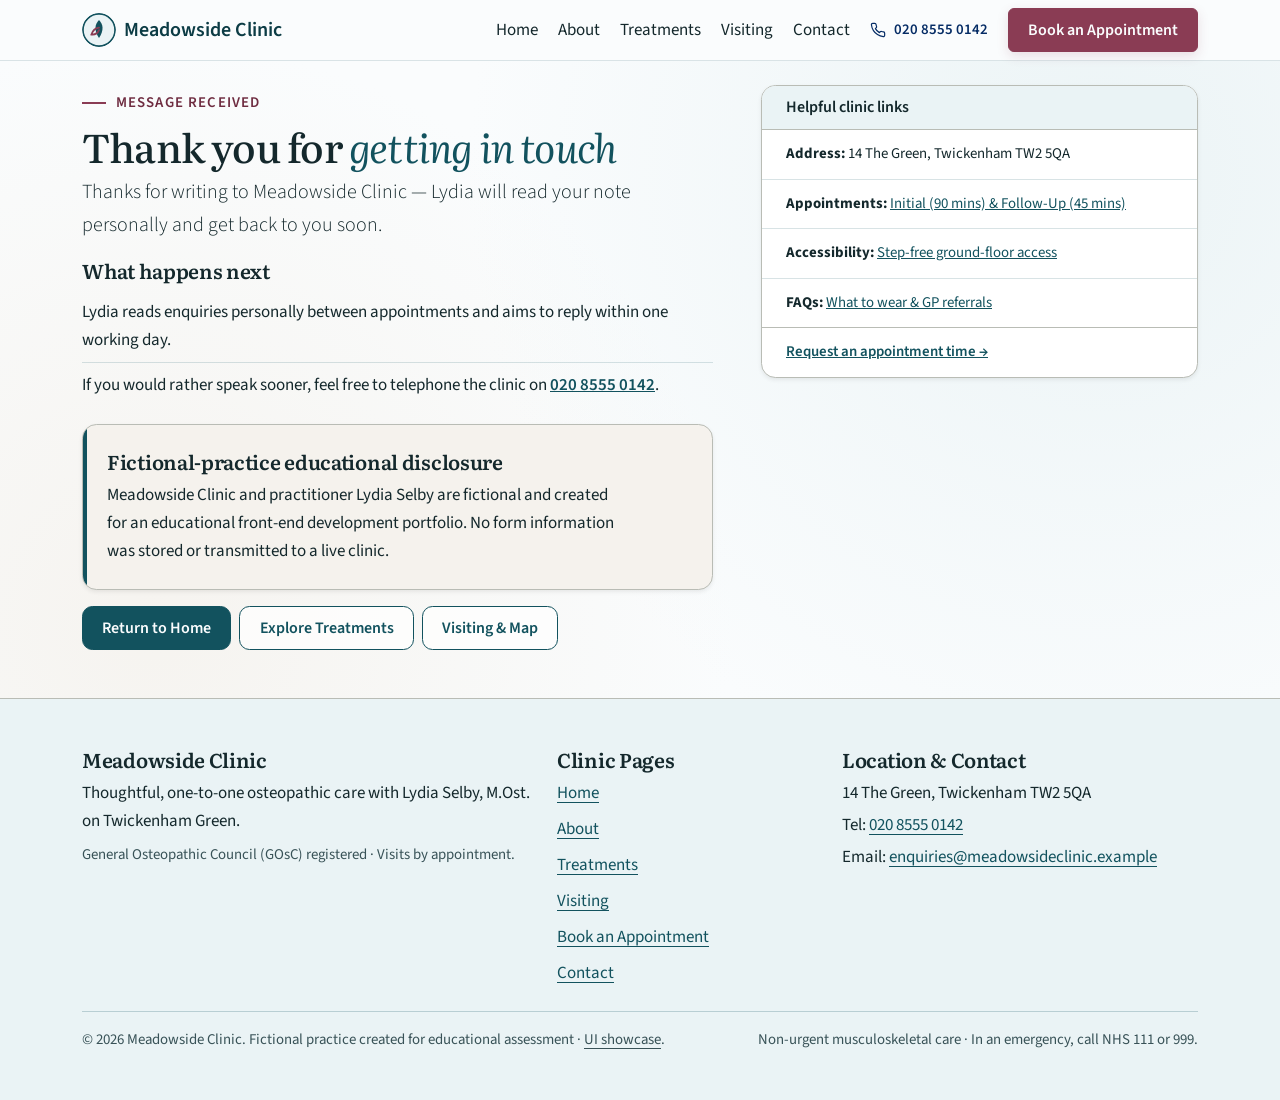
<file: thank-you.html>
<!DOCTYPE html>
<html lang="en">

<head>
  <meta charset="UTF-8">
  <meta name="viewport" content="width=device-width, initial-scale=1.0">
  <meta name="referrer" content="strict-origin-when-cross-origin">
  <meta name="description"
    content="Confirmation page for Meadowside Clinic enquiries, including next steps and fictional-practice educational notice.">
  <title>Thank You | Meadowside Clinic</title>
  <link rel="icon" href="assets/images/brand-mark.svg" type="image/svg+xml">
  <link rel="preconnect" href="https://fonts.googleapis.com">
  <link rel="preconnect" href="https://fonts.gstatic.com" crossorigin>
  <link
    href="https://fonts.googleapis.com/css2?family=Literata:ital,opsz,wght@0,7..72,400;0,7..72,500;0,7..72,600;1,7..72,400&amp;family=Source+Sans+3:wght@400;600;700&amp;display=swap"
    rel="stylesheet" referrerpolicy="no-referrer">
  <link href="https://cdn.jsdelivr.net/npm/bootstrap@5.3.9/dist/css/bootstrap.min.css" rel="stylesheet"
    integrity="sha384-yEPZ7jP9S0QKiUQ0m3jjsO4ProIW7wvR9gXkI7JOGa2XVsw53Yke2bsdkBbjmmiX" crossorigin="anonymous"
    referrerpolicy="no-referrer">
  <link rel="stylesheet" href="assets/css/style.css">
</head>

<body class="d-flex flex-column min-vh-100">
  <a class="visually-hidden-focusable skip-link" href="#main-content">Skip to main content</a>

  <!-- Porcelain light sticky header + Bootstrap offcanvas mobile drawer -->
  <header class="sticky-top">
    <nav class="navbar navbar-expand-lg py-2" data-bs-theme="light" aria-label="Primary">
      <div class="container">
        <a class="navbar-brand d-flex align-items-center gap-2 fw-semibold" href="index.html">
          <img src="assets/images/brand-mark.svg" alt="" width="34" height="34" class="rounded-circle">
          <span>Meadowside Clinic</span>
        </a>
        <button class="navbar-toggler" type="button" data-bs-toggle="offcanvas" data-bs-target="#clinicNav"
          aria-controls="clinicNav" aria-label="Open menu">
          <span class="navbar-toggler-icon"></span>
        </button>
        <div class="offcanvas-lg offcanvas-end" tabindex="-1" id="clinicNav" role="group"
          aria-labelledby="clinicNavLabel">
          <div class="offcanvas-header d-lg-none border-bottom">
            <span class="offcanvas-title h5 mb-0" id="clinicNavLabel">Meadowside Clinic</span>
            <button type="button" class="btn-close" data-bs-dismiss="offcanvas" data-bs-target="#clinicNav"
              aria-label="Close menu"></button>
          </div>
          <div class="offcanvas-body">
            <ul class="navbar-nav ms-lg-auto align-items-lg-center gap-lg-1">
              <li class="nav-item">
                <a class="nav-link" href="index.html">Home</a>
              </li>
              <li class="nav-item">
                <a class="nav-link" href="about.html">About</a>
              </li>
              <li class="nav-item">
                <a class="nav-link" href="treatments.html">Treatments</a>
              </li>
              <li class="nav-item">
                <a class="nav-link" href="visiting.html">Visiting</a>
              </li>
              <li class="nav-item">
                <a class="nav-link" href="contact.html">Contact</a>
              </li>
              <!-- Tap-to-call number: inline in the desktop nav, full row in the mobile drawer -->
              <li class="nav-item d-none d-lg-flex align-items-center ms-lg-2">
                <a class="d-inline-flex align-items-center gap-2 small fw-semibold text-primary-emphasis text-decoration-none"
                  href="tel:+442085550142">
                  <svg width="16" height="16" viewBox="0 0 24 24" fill="none" stroke="currentColor" stroke-width="1.8"
                    stroke-linecap="round" stroke-linejoin="round" aria-hidden="true">
                    <path d="M22 16.92v3a2 2 0 0 1-2.18 2 19.79 19.79 0 0 1-8.63-3.07 19.5 19.5 0 0 1-6-6 19.79 19.79 0 0 1-3.07-8.67A2 2 0 0 1 4.11 2h3a2 2 0 0 1 2 1.72 12.84 12.84 0 0 0 .7 2.81 2 2 0 0 1-.45 2.11L8.09 9.91a16 16 0 0 0 6 6l1.27-1.27a2 2 0 0 1 2.11-.45 12.84 12.84 0 0 0 2.81.7A2 2 0 0 1 22 16.92z"></path>
                  </svg>
                  020&nbsp;8555&nbsp;0142
                </a>
              </li>
              <li class="nav-item d-lg-none mt-3">
                <a class="d-inline-flex align-items-center gap-2 py-2 fw-semibold text-primary-emphasis" href="tel:+442085550142">
                  <svg width="18" height="18" viewBox="0 0 24 24" fill="none" stroke="currentColor" stroke-width="1.8"
                    stroke-linecap="round" stroke-linejoin="round" aria-hidden="true">
                    <path d="M22 16.92v3a2 2 0 0 1-2.18 2 19.79 19.79 0 0 1-8.63-3.07 19.5 19.5 0 0 1-6-6 19.79 19.79 0 0 1-3.07-8.67A2 2 0 0 1 4.11 2h3a2 2 0 0 1 2 1.72 12.84 12.84 0 0 0 .7 2.81 2 2 0 0 1-.45 2.11L8.09 9.91a16 16 0 0 0 6 6l1.27-1.27a2 2 0 0 1 2.11-.45 12.84 12.84 0 0 0 2.81.7A2 2 0 0 1 22 16.92z"></path>
                  </svg>
                  Call&nbsp;020&nbsp;8555&nbsp;0142
                </a>
              </li>
              <li class="nav-item mt-3 mt-lg-0 ms-lg-3 d-grid d-lg-block">
                <a class="btn btn-secondary" href="booking.html">Book an Appointment</a>
              </li>
            </ul>
          </div>
        </div>
      </div>
    </nav>
  </header>

  <main id="main-content" class="flex-grow-1 d-flex flex-column">
    <!-- Balanced 7 / 5 Confirmation & Helpful Clinic Links -->
    <section class="pt-3 pb-4 pt-lg-4 pb-lg-5 section-hero flex-grow-1">
      <div class="container">
        <div class="row gy-4 gx-lg-5 align-items-start">
          <div class="col-lg-7">
            <span class="small text-uppercase fw-semibold clinic-eyebrow mb-2">Message received</span>
            <h1 class="display-5 mb-2">Thank you for <em>getting in touch</em></h1>
            <p class="lead mb-3">
              Thanks for writing to Meadowside Clinic — Lydia will read your note personally and get back to you soon.
            </p>

            <h2 class="h5 fw-semibold mb-2">What happens next</h2>
            <ul class="list-group list-group-flush mb-3">
              <li class="list-group-item px-0 py-2">
                Lydia reads enquiries personally between appointments and aims to reply within one working day.
              </li>
              <li class="list-group-item px-0 py-2">
                If you would rather speak sooner, feel free to telephone the clinic on <a class="fw-semibold"
                  href="tel:+442085550142">020&nbsp;8555&nbsp;0142</a>.
              </li>
            </ul>

            <aside class="bg-body-tertiary shadow-sm p-3 p-sm-4 mb-3">
              <h2 class="h5 fw-semibold mb-2">Fictional-practice educational disclosure</h2>
              <p class="mb-0">
                Meadowside Clinic and practitioner Lydia Selby are fictional and created for an educational front-end
                development portfolio. No form information was stored or transmitted to a live clinic.
              </p>
            </aside>

            <div class="d-grid gap-2 d-sm-flex">
              <a class="btn btn-primary" href="index.html">Return to Home</a>
              <a class="btn btn-outline-primary" href="treatments.html">Explore Treatments</a>
              <a class="btn btn-outline-primary" href="visiting.html">Visiting &amp; Map</a>
            </div>
          </div>

          <div class="col-lg-5">
            <!-- Helpful clinic links card -->
            <div class="card shadow-sm">
              <h2 class="card-header h6 bg-primary-subtle fw-semibold mb-0">Helpful clinic links</h2>
              <ul class="list-group list-group-flush small">
                <li class="list-group-item">
                  <strong>Address:</strong> 14 The Green, Twickenham TW2 5QA
                </li>
                <li class="list-group-item">
                  <strong>Appointments:</strong> <a href="treatments.html">Initial (90 mins) &amp; Follow-Up (45
                    mins)</a>
                </li>
                <li class="list-group-item">
                  <strong>Accessibility:</strong> <a href="visiting.html#accessibility">Step-free ground-floor
                    access</a>
                </li>
                <li class="list-group-item">
                  <strong>FAQs:</strong> <a href="treatments.html#faq">What to wear &amp; GP referrals</a>
                </li>
              </ul>
              <div class="card-footer bg-transparent small">
                <a class="fw-semibold" href="booking.html">Request an appointment time &rarr;</a>
              </div>
            </div>
          </div>
        </div>
      </div>
    </section>
  </main>

  <!-- Global Footer on Sea-Glass Mist -->
  <footer class="bg-primary-subtle border-top py-4 py-lg-5 mt-auto">
    <div class="container">
      <div class="row gy-4 pb-4">
        <div class="col-lg-5">
          <h2 class="h5 fw-semibold mb-2">Meadowside Clinic</h2>
          <p class="mb-2">
            Thoughtful, one-to-one osteopathic care with Lydia Selby, M.Ost. on Twickenham Green.
          </p>
          <p class="small text-body-secondary mb-0">
            General Osteopathic Council (GOsC) registered · Visits by appointment.
          </p>
        </div>
        <div class="col-sm-6 col-lg-3">
          <h2 class="h5 fw-semibold mb-2">Clinic Pages</h2>
          <ul class="list-unstyled d-flex flex-column gap-2 mb-0">
            <li><a href="index.html">Home</a></li>
            <li><a href="about.html">About</a></li>
            <li><a href="treatments.html">Treatments</a></li>
            <li><a href="visiting.html">Visiting</a></li>
            <li><a href="booking.html">Book an Appointment</a></li>
            <li><a href="contact.html">Contact</a></li>
          </ul>
        </div>
        <div class="col-sm-6 col-lg-4">
          <h2 class="h5 fw-semibold mb-2">Location &amp; Contact</h2>
          <p class="mb-1">14 The Green, Twickenham TW2 5QA</p>
          <p class="mb-1">Tel: <a href="tel:+442085550142">020&nbsp;8555&nbsp;0142</a></p>
          <p class="mb-0">Email: <a
              href="mailto:enquiries@meadowsideclinic.example">enquiries@meadowsideclinic.example</a></p>
        </div>
      </div>
      <div
        class="border-top border-primary-subtle pt-3 d-flex flex-column flex-md-row justify-content-between gap-2 small text-body-secondary">
        <p class="mb-0">&copy; 2026 Meadowside Clinic. Fictional practice created for educational assessment · <a
            class="text-body-secondary link-underline-opacity-50 link-underline-opacity-100-hover"
            href="showcase.html">UI showcase</a>.</p>
        <p class="mb-0">Non-urgent musculoskeletal care · In an emergency, call NHS 111 or 999.</p>
      </div>
    </div>
  </footer>

  <script src="https://cdn.jsdelivr.net/npm/bootstrap@5.3.9/dist/js/bootstrap.bundle.min.js"
    integrity="sha384-WyOxWvTyr1QaMPfiPJSv76iReVthorl5uWlFtZPyK0IEB0hGzo9y5Bp9mYanr8Bu" crossorigin="anonymous"
    referrerpolicy="no-referrer" defer></script>
</body>

</html>
</file>
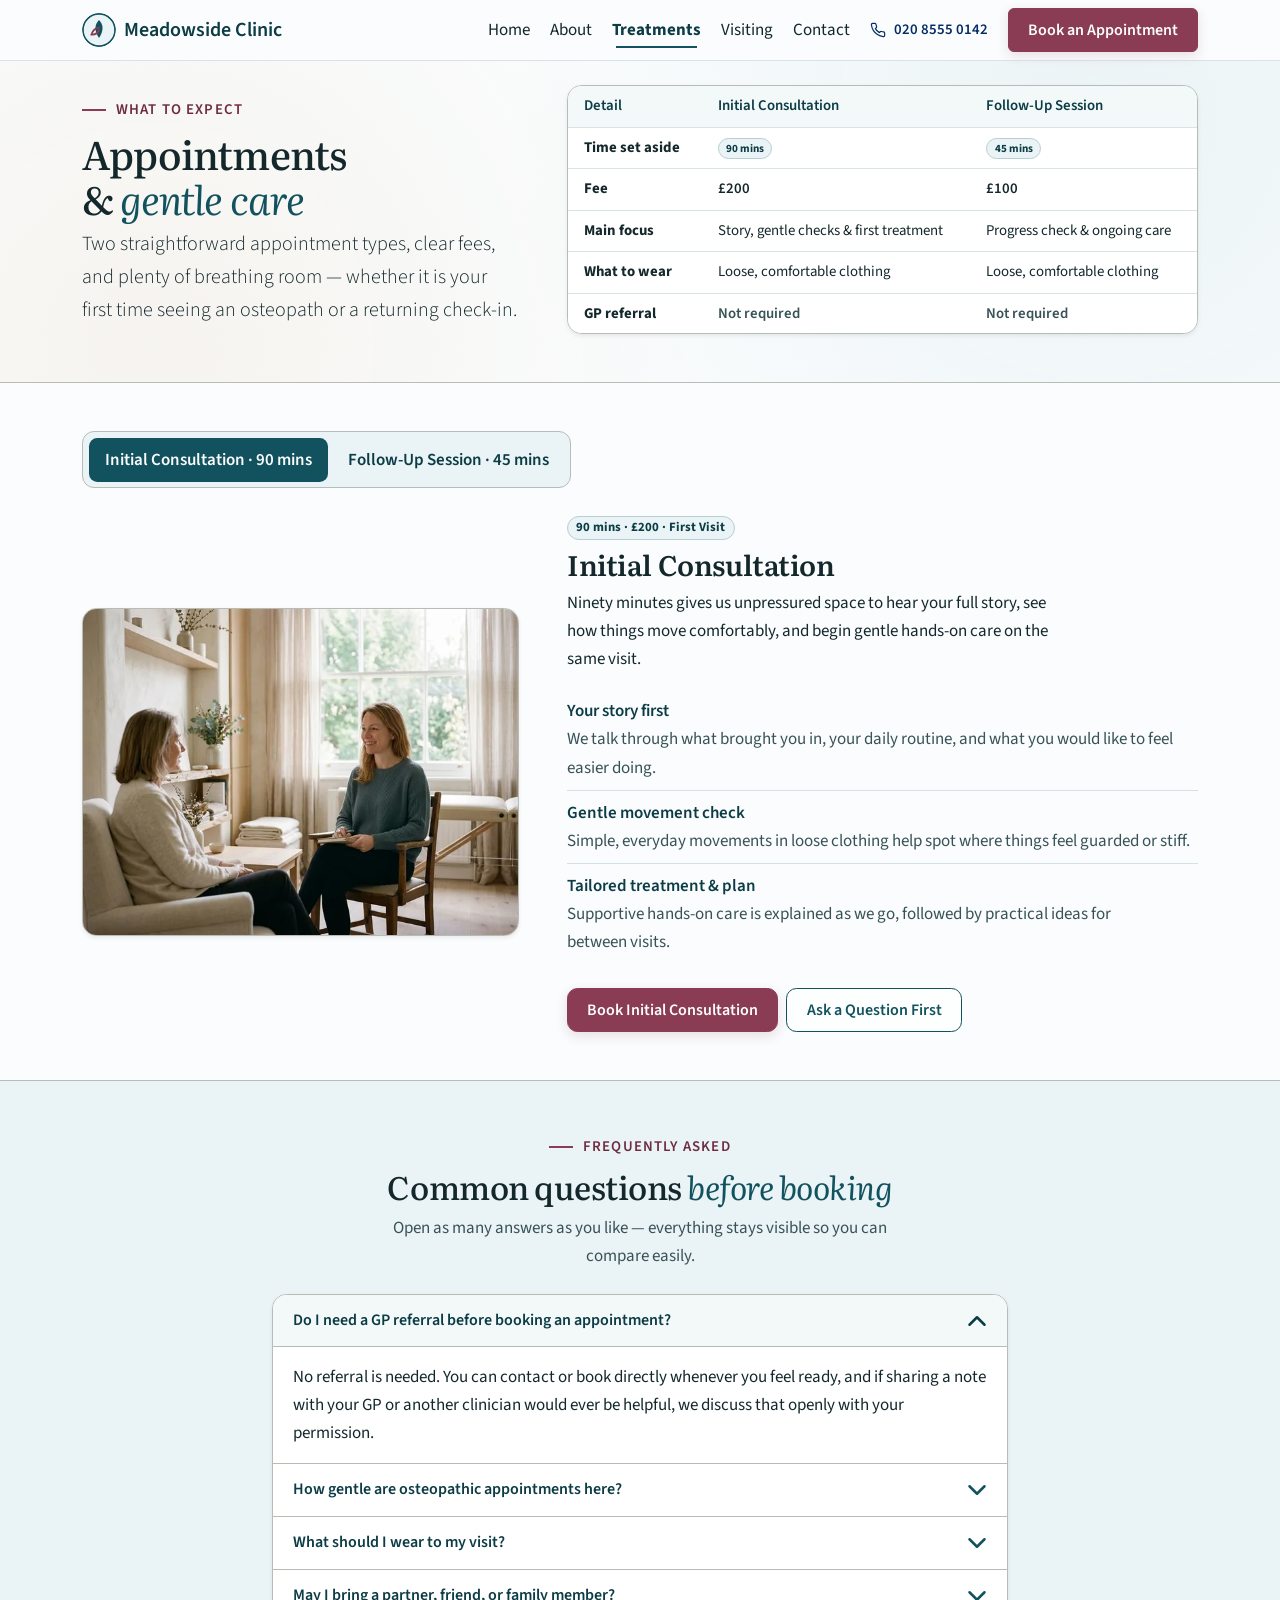
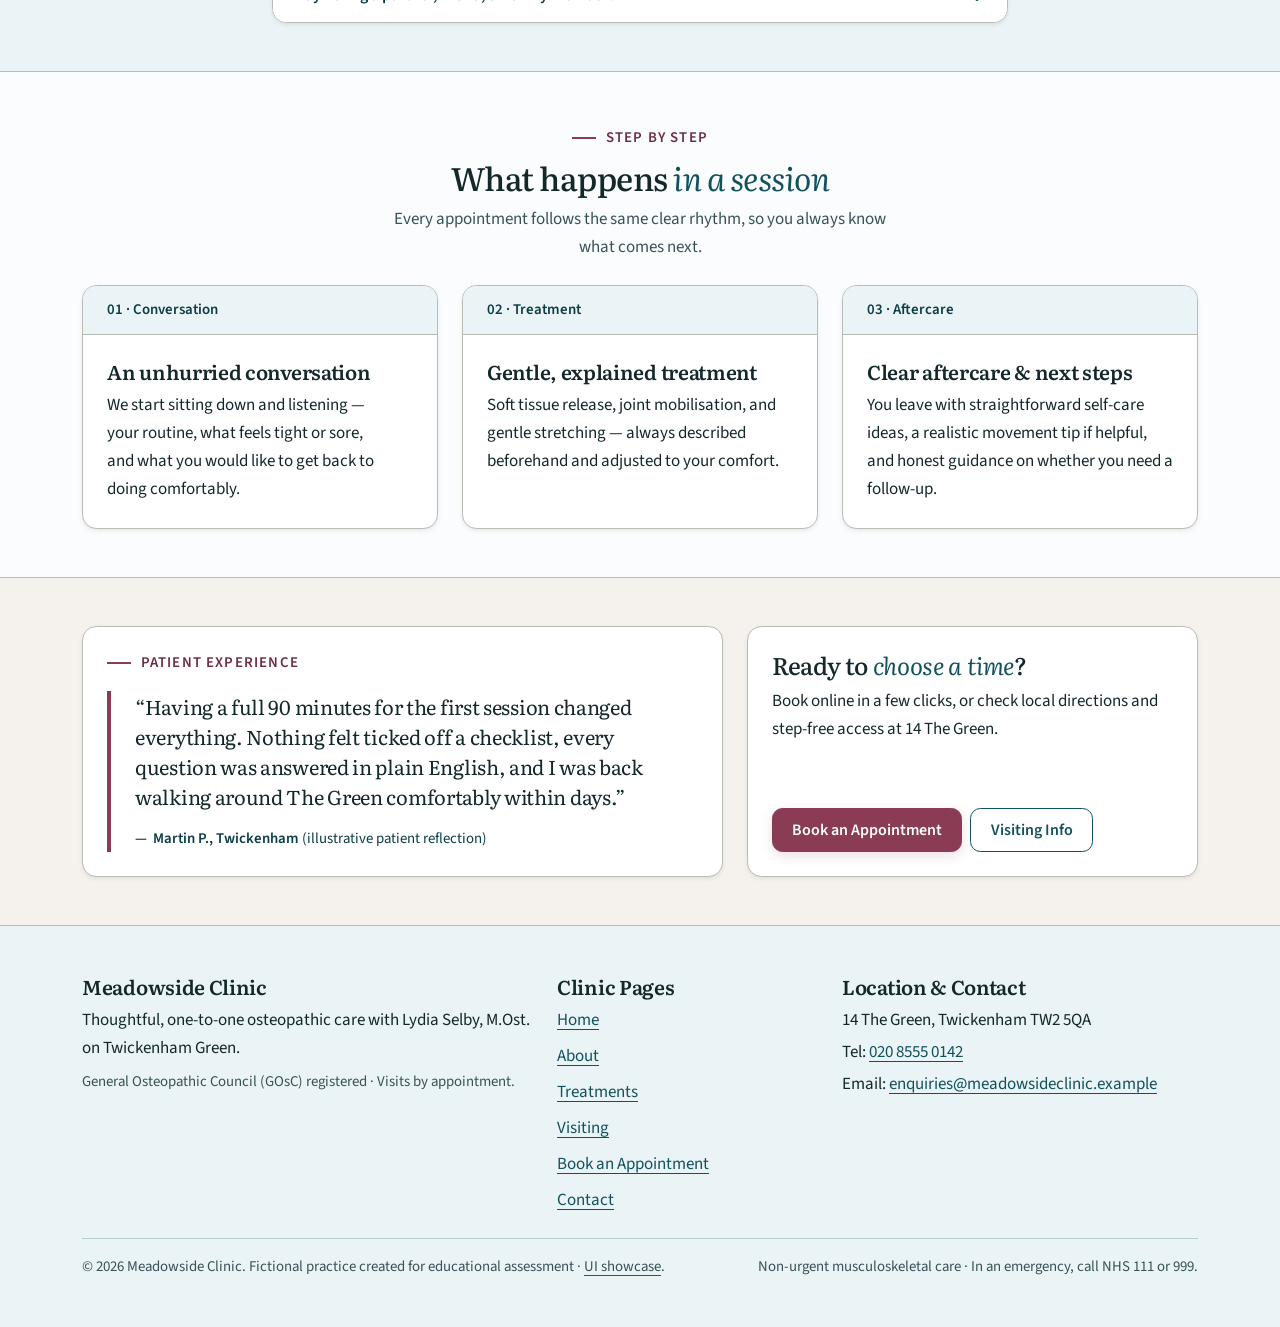
<file: treatments.html>
<!DOCTYPE html>
<html lang="en">

<head>
  <meta charset="UTF-8">
  <meta name="viewport" content="width=device-width, initial-scale=1.0">
  <meta name="referrer" content="strict-origin-when-cross-origin">
  <meta name="description"
    content="Explore what happens during an Initial Consultation (90 mins) and Follow-Up Session (45 mins) at Meadowside Clinic in Twickenham.">
  <title>Treatments &amp; Appointments | Meadowside Clinic</title>
  <link rel="icon" href="assets/images/brand-mark.svg" type="image/svg+xml">
  <link rel="preconnect" href="https://fonts.googleapis.com">
  <link rel="preconnect" href="https://fonts.gstatic.com" crossorigin>
  <link
    href="https://fonts.googleapis.com/css2?family=Literata:ital,opsz,wght@0,7..72,400;0,7..72,500;0,7..72,600;1,7..72,400&amp;family=Source+Sans+3:wght@400;600;700&amp;display=swap"
    rel="stylesheet" referrerpolicy="no-referrer">
  <link href="https://cdn.jsdelivr.net/npm/bootstrap@5.3.9/dist/css/bootstrap.min.css" rel="stylesheet"
    integrity="sha384-yEPZ7jP9S0QKiUQ0m3jjsO4ProIW7wvR9gXkI7JOGa2XVsw53Yke2bsdkBbjmmiX" crossorigin="anonymous"
    referrerpolicy="no-referrer">
  <link rel="stylesheet" href="assets/css/style.css">
</head>

<body class="d-flex flex-column min-vh-100">
  <a class="visually-hidden-focusable skip-link" href="#main-content">Skip to main content</a>

  <!-- Porcelain light sticky header + Bootstrap offcanvas mobile drawer -->
  <header class="sticky-top">
    <nav class="navbar navbar-expand-lg py-2" data-bs-theme="light" aria-label="Primary">
      <div class="container">
        <a class="navbar-brand d-flex align-items-center gap-2 fw-semibold" href="index.html">
          <img src="assets/images/brand-mark.svg" alt="" width="34" height="34" class="rounded-circle">
          <span>Meadowside Clinic</span>
        </a>
        <button class="navbar-toggler" type="button" data-bs-toggle="offcanvas" data-bs-target="#clinicNav"
          aria-controls="clinicNav" aria-label="Open menu">
          <span class="navbar-toggler-icon"></span>
        </button>
        <div class="offcanvas-lg offcanvas-end" tabindex="-1" id="clinicNav" role="group"
          aria-labelledby="clinicNavLabel">
          <div class="offcanvas-header d-lg-none border-bottom">
            <span class="offcanvas-title h5 mb-0" id="clinicNavLabel">Meadowside Clinic</span>
            <button type="button" class="btn-close" data-bs-dismiss="offcanvas" data-bs-target="#clinicNav"
              aria-label="Close menu"></button>
          </div>
          <div class="offcanvas-body">
            <ul class="navbar-nav ms-lg-auto align-items-lg-center gap-lg-1">
              <li class="nav-item">
                <a class="nav-link" href="index.html">Home</a>
              </li>
              <li class="nav-item">
                <a class="nav-link" href="about.html">About</a>
              </li>
              <li class="nav-item">
                <a class="nav-link active" aria-current="page" href="treatments.html">Treatments</a>
              </li>
              <li class="nav-item">
                <a class="nav-link" href="visiting.html">Visiting</a>
              </li>
              <li class="nav-item">
                <a class="nav-link" href="contact.html">Contact</a>
              </li>
              <!-- Tap-to-call number: inline in the desktop nav, full row in the mobile drawer -->
              <li class="nav-item d-none d-lg-flex align-items-center ms-lg-2">
                <a class="d-inline-flex align-items-center gap-2 small fw-semibold text-primary-emphasis text-decoration-none"
                  href="tel:+442085550142">
                  <svg width="16" height="16" viewBox="0 0 24 24" fill="none" stroke="currentColor" stroke-width="1.8"
                    stroke-linecap="round" stroke-linejoin="round" aria-hidden="true">
                    <path d="M22 16.92v3a2 2 0 0 1-2.18 2 19.79 19.79 0 0 1-8.63-3.07 19.5 19.5 0 0 1-6-6 19.79 19.79 0 0 1-3.07-8.67A2 2 0 0 1 4.11 2h3a2 2 0 0 1 2 1.72 12.84 12.84 0 0 0 .7 2.81 2 2 0 0 1-.45 2.11L8.09 9.91a16 16 0 0 0 6 6l1.27-1.27a2 2 0 0 1 2.11-.45 12.84 12.84 0 0 0 2.81.7A2 2 0 0 1 22 16.92z"></path>
                  </svg>
                  020&nbsp;8555&nbsp;0142
                </a>
              </li>
              <li class="nav-item d-lg-none mt-3">
                <a class="d-inline-flex align-items-center gap-2 py-2 fw-semibold text-primary-emphasis" href="tel:+442085550142">
                  <svg width="18" height="18" viewBox="0 0 24 24" fill="none" stroke="currentColor" stroke-width="1.8"
                    stroke-linecap="round" stroke-linejoin="round" aria-hidden="true">
                    <path d="M22 16.92v3a2 2 0 0 1-2.18 2 19.79 19.79 0 0 1-8.63-3.07 19.5 19.5 0 0 1-6-6 19.79 19.79 0 0 1-3.07-8.67A2 2 0 0 1 4.11 2h3a2 2 0 0 1 2 1.72 12.84 12.84 0 0 0 .7 2.81 2 2 0 0 1-.45 2.11L8.09 9.91a16 16 0 0 0 6 6l1.27-1.27a2 2 0 0 1 2.11-.45 12.84 12.84 0 0 0 2.81.7A2 2 0 0 1 22 16.92z"></path>
                  </svg>
                  Call&nbsp;020&nbsp;8555&nbsp;0142
                </a>
              </li>
              <li class="nav-item mt-3 mt-lg-0 ms-lg-3 d-grid d-lg-block">
                <a class="btn btn-secondary" href="booking.html">Book an Appointment</a>
              </li>
            </ul>
          </div>
        </div>
      </div>
    </nav>
  </header>

  <main id="main-content" class="flex-grow-1">
    <!-- 1. Primary Opener with Responsive Session Comparison Table -->
    <section class="pt-3 pb-4 pt-lg-4 pb-lg-5 section-hero">
      <div class="container">
        <div class="row align-items-center gy-4 gx-lg-5">
          <div class="col-lg-5">
            <span class="small text-uppercase fw-semibold clinic-eyebrow mb-2">What to expect</span>
            <h1 class="display-5 mb-2">Appointments &amp; <em>gentle care</em></h1>
            <p class="lead mb-0">
              Two straightforward appointment types, clear fees, and plenty of breathing room — whether it is your first
              time seeing an osteopath or a returning check-in.
            </p>
          </div>
          <div class="col-lg-7">
            <div class="table-responsive rounded-4 border bg-white shadow-sm">
              <table class="table table-hover align-middle mb-0 small">
                <caption class="visually-hidden">
                  Comparison of Initial Consultation and Follow-Up Session appointments
                </caption>
                <thead>
                  <tr>
                    <th scope="col" class="py-2 px-3">Detail</th>
                    <th scope="col" class="py-2 px-3">Initial Consultation</th>
                    <th scope="col" class="py-2 px-3">Follow-Up Session</th>
                  </tr>
                </thead>
                <tbody>
                  <tr>
                    <th scope="row" class="py-2 px-3">Time set aside</th>
                    <td class="py-2 px-3">
                      <span
                        class="badge rounded-pill bg-primary-subtle text-primary-emphasis border border-primary-subtle">90
                        mins</span>
                    </td>
                    <td class="py-2 px-3">
                      <span
                        class="badge rounded-pill bg-primary-subtle text-primary-emphasis border border-primary-subtle">45
                        mins</span>
                    </td>
                  </tr>
                  <tr>
                    <th scope="row" class="py-2 px-3">Fee</th>
                    <td class="py-2 px-3 fw-semibold">£200</td>
                    <td class="py-2 px-3 fw-semibold">£100</td>
                  </tr>
                  <tr>
                    <th scope="row" class="py-2 px-3">Main focus</th>
                    <td class="py-2 px-3">Story, gentle checks &amp; first treatment</td>
                    <td class="py-2 px-3">Progress check &amp; ongoing care</td>
                  </tr>
                  <tr>
                    <th scope="row" class="py-2 px-3">What to wear</th>
                    <td class="py-2 px-3">Loose, comfortable clothing</td>
                    <td class="py-2 px-3">Loose, comfortable clothing</td>
                  </tr>
                  <tr>
                    <th scope="row" class="py-2 px-3 border-bottom-0">GP referral</th>
                    <td class="py-2 px-3 border-bottom-0 text-body-secondary fw-semibold">Not required</td>
                    <td class="py-2 px-3 border-bottom-0 text-body-secondary fw-semibold">Not required</td>
                  </tr>
                </tbody>
              </table>
            </div>
          </div>
        </div>
      </div>
    </section>

    <!-- 2. Interactive .nav-pills Appointment Switcher -->
    <section class="py-4 py-lg-5 border-top">
      <div class="container">
        <ul class="nav nav-pills d-inline-flex flex-wrap gap-1 mb-4" id="appointmentTabs" role="tablist">
          <li class="nav-item" role="none">
            <button class="nav-link active" id="initial-tab" data-bs-toggle="pill" data-bs-target="#initial-pane"
              type="button" role="tab" aria-controls="initial-pane" aria-selected="true">
              Initial Consultation &middot; 90 mins
            </button>
          </li>
          <li class="nav-item" role="none">
            <button class="nav-link" id="followup-tab" data-bs-toggle="pill" data-bs-target="#followup-pane"
              type="button" role="tab" aria-controls="followup-pane" aria-selected="false">
              Follow-Up Session &middot; 45 mins
            </button>
          </li>
        </ul>

        <div class="tab-content" id="appointmentTabsContent">
          <div class="tab-pane fade show active" id="initial-pane" role="tabpanel" aria-labelledby="initial-tab"
            tabindex="0">
            <div class="row align-items-center gy-4 gx-lg-5">
              <div class="col-lg-5">
                <div class="ratio ratio-4x3">
                  <img src="assets/images/initial-assessment-1200.webp"
                    srcset="assets/images/initial-assessment-640.webp 640w, assets/images/initial-assessment-800.webp 800w, assets/images/initial-assessment-1200.webp 1200w"
                    sizes="(max-width: 575.98px) calc(100vw - 1.5rem), (max-width: 991.98px) 696px, 441px"
                    alt="Lydia Selby seated with a small linen notebook talking warmly with a client in a sunlit Twickenham clinic room with a padded plinth behind"
                    class="img-fluid object-fit-cover rounded-4 shadow-sm border" width="1200" height="900"
                    fetchpriority="high">
                </div>
              </div>
              <div class="col-lg-7">
                <span
                  class="badge rounded-pill bg-primary-subtle text-primary-emphasis border border-primary-subtle mb-2">90
                  mins · £200 · First Visit</span>
                <h2 class="h3 fw-semibold mb-2">Initial Consultation</h2>
                <p class="mb-3">
                  Ninety minutes gives us unpressured space to hear your full story, see how things move comfortably,
                  and begin gentle hands-on care on the same visit.
                </p>
                <ul class="list-group list-group-flush mb-4">
                  <li class="list-group-item px-0 py-2">
                    <div class="fw-semibold text-primary-emphasis">Your story first</div>
                    <div class="text-body-secondary">We talk through what brought you in, your daily routine, and what you would like to feel easier doing.</div>
                  </li>
                  <li class="list-group-item px-0 py-2">
                    <div class="fw-semibold text-primary-emphasis">Gentle movement check</div>
                    <div class="text-body-secondary">Simple, everyday movements in loose clothing help spot where things feel guarded or stiff.</div>
                  </li>
                  <li class="list-group-item px-0 py-2">
                    <div class="fw-semibold text-primary-emphasis">Tailored treatment &amp; plan</div>
                    <div class="text-body-secondary">Supportive hands-on care is explained as we go, followed by practical ideas for between visits.</div>
                  </li>
                </ul>
                <div class="d-grid gap-2 d-sm-flex">
                  <a class="btn btn-secondary" href="booking.html">Book Initial Consultation</a>
                  <a class="btn btn-outline-primary" href="contact.html">Ask a Question First</a>
                </div>
              </div>
            </div>
          </div>

          <div class="tab-pane fade" id="followup-pane" role="tabpanel" aria-labelledby="followup-tab" tabindex="0">
            <div class="row align-items-center gy-4 gx-lg-5">
              <div class="col-lg-5">
                <div class="ratio ratio-4x3">
                  <img src="assets/images/followup-thoracic-care-1200.webp"
                    srcset="assets/images/followup-thoracic-care-640.webp 640w, assets/images/followup-thoracic-care-800.webp 800w, assets/images/followup-thoracic-care-1200.webp 1200w"
                    sizes="(max-width: 575.98px) calc(100vw - 1.5rem), (max-width: 991.98px) 696px, 441px"
                    alt="Lydia's hands gently working on the upper back and shoulder of a comfortably clothed adult patient lying on a linen-draped plinth"
                    class="img-fluid object-fit-cover rounded-4 shadow-sm border" width="1200" height="900"
                    fetchpriority="low" loading="lazy">
                </div>
              </div>
              <div class="col-lg-7">
                <span
                  class="badge rounded-pill bg-primary-subtle text-primary-emphasis border border-primary-subtle mb-2">45
                  mins · £100 · Ongoing Care</span>
                <h2 class="h3 fw-semibold mb-2">Follow-Up Session</h2>
                <p class="mb-3">
                  Returning sessions build smoothly on what worked last time, adjusting treatment as your comfort and
                  movement shift over the weeks.
                </p>
                <ul class="list-group list-group-flush mb-4">
                  <li class="list-group-item px-0 py-2">
                    <div class="fw-semibold text-primary-emphasis">How things have settled</div>
                    <div class="text-body-secondary">We review what has eased, note anything still tender, and see how your week has been.</div>
                  </li>
                  <li class="list-group-item px-0 py-2">
                    <div class="fw-semibold text-primary-emphasis">Focused hands-on care</div>
                    <div class="text-body-secondary">Attentive manual treatment is adjusted to how your body feels on the day.</div>
                  </li>
                  <li class="list-group-item px-0 py-2">
                    <div class="fw-semibold text-primary-emphasis">Everyday support</div>
                    <div class="text-body-secondary">You leave with realistic posture, breathing, or gentle mobility habits for work and home.</div>
                  </li>
                </ul>
                <div class="d-grid gap-2 d-sm-flex">
                  <a class="btn btn-secondary" href="booking.html">Book Follow-Up Session</a>
                  <a class="btn btn-outline-primary" href="visiting.html">Visiting Details</a>
                </div>
              </div>
            </div>
          </div>
        </div>
      </div>
    </section>

    <!-- 3. Dedicated Boxed Stay-Open FAQ Accordion on Sea-Glass Mist -->
    <section id="faq" class="py-4 py-lg-5 bg-primary-subtle border-top">
      <div class="container">
        <div class="row justify-content-center">
          <div class="col-lg-8">
            <div class="text-center mb-4">
              <span class="small text-uppercase fw-semibold clinic-eyebrow mb-2">Frequently asked</span>
              <h2 class="h2 mb-2">Common questions <em>before booking</em></h2>
              <p class="text-body-secondary mb-0">
                Open as many answers as you like — everything stays visible so you can compare easily.
              </p>
            </div>
            <div class="accordion overflow-hidden shadow-sm" id="treatmentsFaq">
              <div class="accordion-item">
                <h3 class="accordion-header">
                  <button class="accordion-button" type="button" data-bs-toggle="collapse" data-bs-target="#faqOne"
                    aria-expanded="true" aria-controls="faqOne">
                    Do I need a GP referral before booking an appointment?
                  </button>
                </h3>
                <div id="faqOne" class="accordion-collapse collapse show">
                  <div class="accordion-body">
                    No referral is needed. You can contact or book directly whenever you feel ready, and if sharing a
                    note with your GP or another clinician would ever be helpful, we discuss that openly with your
                    permission.
                  </div>
                </div>
              </div>

              <div class="accordion-item">
                <h3 class="accordion-header">
                  <button class="accordion-button collapsed" type="button" data-bs-toggle="collapse"
                    data-bs-target="#faqTwo" aria-expanded="false" aria-controls="faqTwo">
                    How gentle are osteopathic appointments here?
                  </button>
                </h3>
                <div id="faqTwo" class="accordion-collapse collapse">
                  <div class="accordion-body">
                    Comfort and consent guide every step. Lydia talks you through what she notices and checks in
                    regularly during hands-on work, choosing calm, supportive techniques suited to how you feel.
                  </div>
                </div>
              </div>

              <div class="accordion-item">
                <h3 class="accordion-header">
                  <button class="accordion-button collapsed" type="button" data-bs-toggle="collapse"
                    data-bs-target="#faqThree" aria-expanded="false" aria-controls="faqThree">
                    What should I wear to my visit?
                  </button>
                </h3>
                <div id="faqThree" class="accordion-collapse collapse">
                  <div class="accordion-body">
                    Loose, comfortable clothing — such as joggers, leggings, or a soft T-shirt — works well so you can
                    move easily without feeling rushed or self-conscious.
                  </div>
                </div>
              </div>

              <div class="accordion-item">
                <h3 class="accordion-header">
                  <button class="accordion-button collapsed" type="button" data-bs-toggle="collapse"
                    data-bs-target="#faqFour" aria-expanded="false" aria-controls="faqFour">
                    May I bring a partner, friend, or family member?
                  </button>
                </h3>
                <div id="faqFour" class="accordion-collapse collapse">
                  <div class="accordion-body">
                    Yes, you are always welcome to bring someone along to wait with you or join you in the consultation
                    room if that helps you feel more relaxed.
                  </div>
                </div>
              </div>
            </div>
          </div>
        </div>
      </div>
    </section>

    <!-- 4. What Happens in a Session — Three-Step Roadmap -->
    <section class="py-4 py-lg-5 border-top">
      <div class="container">
        <div class="row justify-content-center">
          <div class="col-lg-8 text-center mb-4">
            <span class="small text-uppercase fw-semibold clinic-eyebrow mb-2">Step by step</span>
            <h2 class="h2 mb-2">What happens <em>in a session</em></h2>
            <p class="text-body-secondary mb-0">
              Every appointment follows the same clear rhythm, so you always know what comes next.
            </p>
          </div>
        </div>
        <div class="row row-cols-1 row-cols-md-3 g-3 g-lg-4">
          <div class="col">
            <div class="card shadow-sm h-100">
              <div class="card-header bg-primary-subtle small fw-semibold text-primary-emphasis">01 · Conversation</div>
              <div class="card-body">
                <h3 class="h5 fw-semibold mb-2">An unhurried conversation</h3>
                <p class="card-text mb-0">
                  We start sitting down and listening — your routine, what feels tight or sore, and what you would like
                  to get back to doing comfortably.
                </p>
              </div>
            </div>
          </div>
          <div class="col">
            <div class="card shadow-sm h-100">
              <div class="card-header bg-primary-subtle small fw-semibold text-primary-emphasis">02 · Treatment</div>
              <div class="card-body">
                <h3 class="h5 fw-semibold mb-2">Gentle, explained treatment</h3>
                <p class="card-text mb-0">
                  Soft tissue release, joint mobilisation, and gentle stretching — always described beforehand and
                  adjusted to your comfort.
                </p>
              </div>
            </div>
          </div>
          <div class="col">
            <div class="card shadow-sm h-100">
              <div class="card-header bg-primary-subtle small fw-semibold text-primary-emphasis">03 · Aftercare</div>
              <div class="card-body">
                <h3 class="h5 fw-semibold mb-2">Clear aftercare &amp; next steps</h3>
                <p class="card-text mb-0">
                  You leave with straightforward self-care ideas, a realistic movement tip if helpful, and honest
                  guidance on whether you need a follow-up.
                </p>
              </div>
            </div>
          </div>
        </div>
      </div>
    </section>

    <!-- 5. Warm Linen Trust + Next-Step Card -->
    <section class="py-4 py-lg-5 bg-body-tertiary border-top">
      <div class="container">
        <div class="row align-items-stretch gy-4">
          <div class="col-lg-7">
            <div class="card shadow-sm h-100">
              <div class="card-body d-flex flex-column justify-content-center">
                <span class="small text-uppercase fw-semibold clinic-eyebrow mb-3">Patient experience</span>
                <figure class="border-accent border-start border-4 ps-3 ps-sm-4 mb-0">
                  <blockquote class="blockquote fs-5 mb-3">
                    <p class="mb-0">
                      &ldquo;Having a full 90 minutes for the first session changed everything. Nothing felt ticked off
                      a checklist, every question was answered in plain English, and I was back walking around The Green
                      comfortably within days.&rdquo;
                    </p>
                  </blockquote>
                  <figcaption class="blockquote-footer mb-0">
                    Martin P., Twickenham <span class="fw-normal">(illustrative patient reflection)</span>
                  </figcaption>
                </figure>
              </div>
            </div>
          </div>
          <div class="col-lg-5">
            <div class="card shadow-sm h-100">
              <div class="card-body d-flex flex-column">
                <h2 class="h4 mb-2">Ready to <em>choose a time</em>?</h2>
                <p class="mb-3">
                  Book online in a few clicks, or check local directions and step-free access at 14 The Green.
                </p>
                <div class="d-grid gap-2 d-sm-flex mt-auto">
                  <a class="btn btn-secondary" href="booking.html">Book an Appointment</a>
                  <a class="btn btn-outline-primary" href="visiting.html">Visiting Info</a>
                </div>
              </div>
            </div>
          </div>
        </div>
      </div>
    </section>
  </main>

  <!-- Global Footer on Sea-Glass Mist -->
  <footer class="bg-primary-subtle border-top py-4 py-lg-5 mt-auto">
    <div class="container">
      <div class="row gy-4 pb-4">
        <div class="col-lg-5">
          <h2 class="h5 fw-semibold mb-2">Meadowside Clinic</h2>
          <p class="mb-2">
            Thoughtful, one-to-one osteopathic care with Lydia Selby, M.Ost. on Twickenham Green.
          </p>
          <p class="small text-body-secondary mb-0">
            General Osteopathic Council (GOsC) registered · Visits by appointment.
          </p>
        </div>
        <div class="col-sm-6 col-lg-3">
          <h2 class="h5 fw-semibold mb-2">Clinic Pages</h2>
          <ul class="list-unstyled d-flex flex-column gap-2 mb-0">
            <li><a href="index.html">Home</a></li>
            <li><a href="about.html">About</a></li>
            <li><a href="treatments.html">Treatments</a></li>
            <li><a href="visiting.html">Visiting</a></li>
            <li><a href="booking.html">Book an Appointment</a></li>
            <li><a href="contact.html">Contact</a></li>
          </ul>
        </div>
        <div class="col-sm-6 col-lg-4">
          <h2 class="h5 fw-semibold mb-2">Location &amp; Contact</h2>
          <p class="mb-1">14 The Green, Twickenham TW2 5QA</p>
          <p class="mb-1">Tel: <a href="tel:+442085550142">020&nbsp;8555&nbsp;0142</a></p>
          <p class="mb-0">Email: <a
              href="mailto:enquiries@meadowsideclinic.example">enquiries@meadowsideclinic.example</a></p>
        </div>
      </div>
      <div
        class="border-top border-primary-subtle pt-3 d-flex flex-column flex-md-row justify-content-between gap-2 small text-body-secondary">
        <p class="mb-0">&copy; 2026 Meadowside Clinic. Fictional practice created for educational assessment · <a
            class="text-body-secondary link-underline-opacity-50 link-underline-opacity-100-hover"
            href="showcase.html">UI showcase</a>.</p>
        <p class="mb-0">Non-urgent musculoskeletal care · In an emergency, call NHS 111 or 999.</p>
      </div>
    </div>
  </footer>

  <script src="https://cdn.jsdelivr.net/npm/bootstrap@5.3.9/dist/js/bootstrap.bundle.min.js"
    integrity="sha384-WyOxWvTyr1QaMPfiPJSv76iReVthorl5uWlFtZPyK0IEB0hGzo9y5Bp9mYanr8Bu" crossorigin="anonymous"
    referrerpolicy="no-referrer" defer></script>
</body>

</html>
</file>
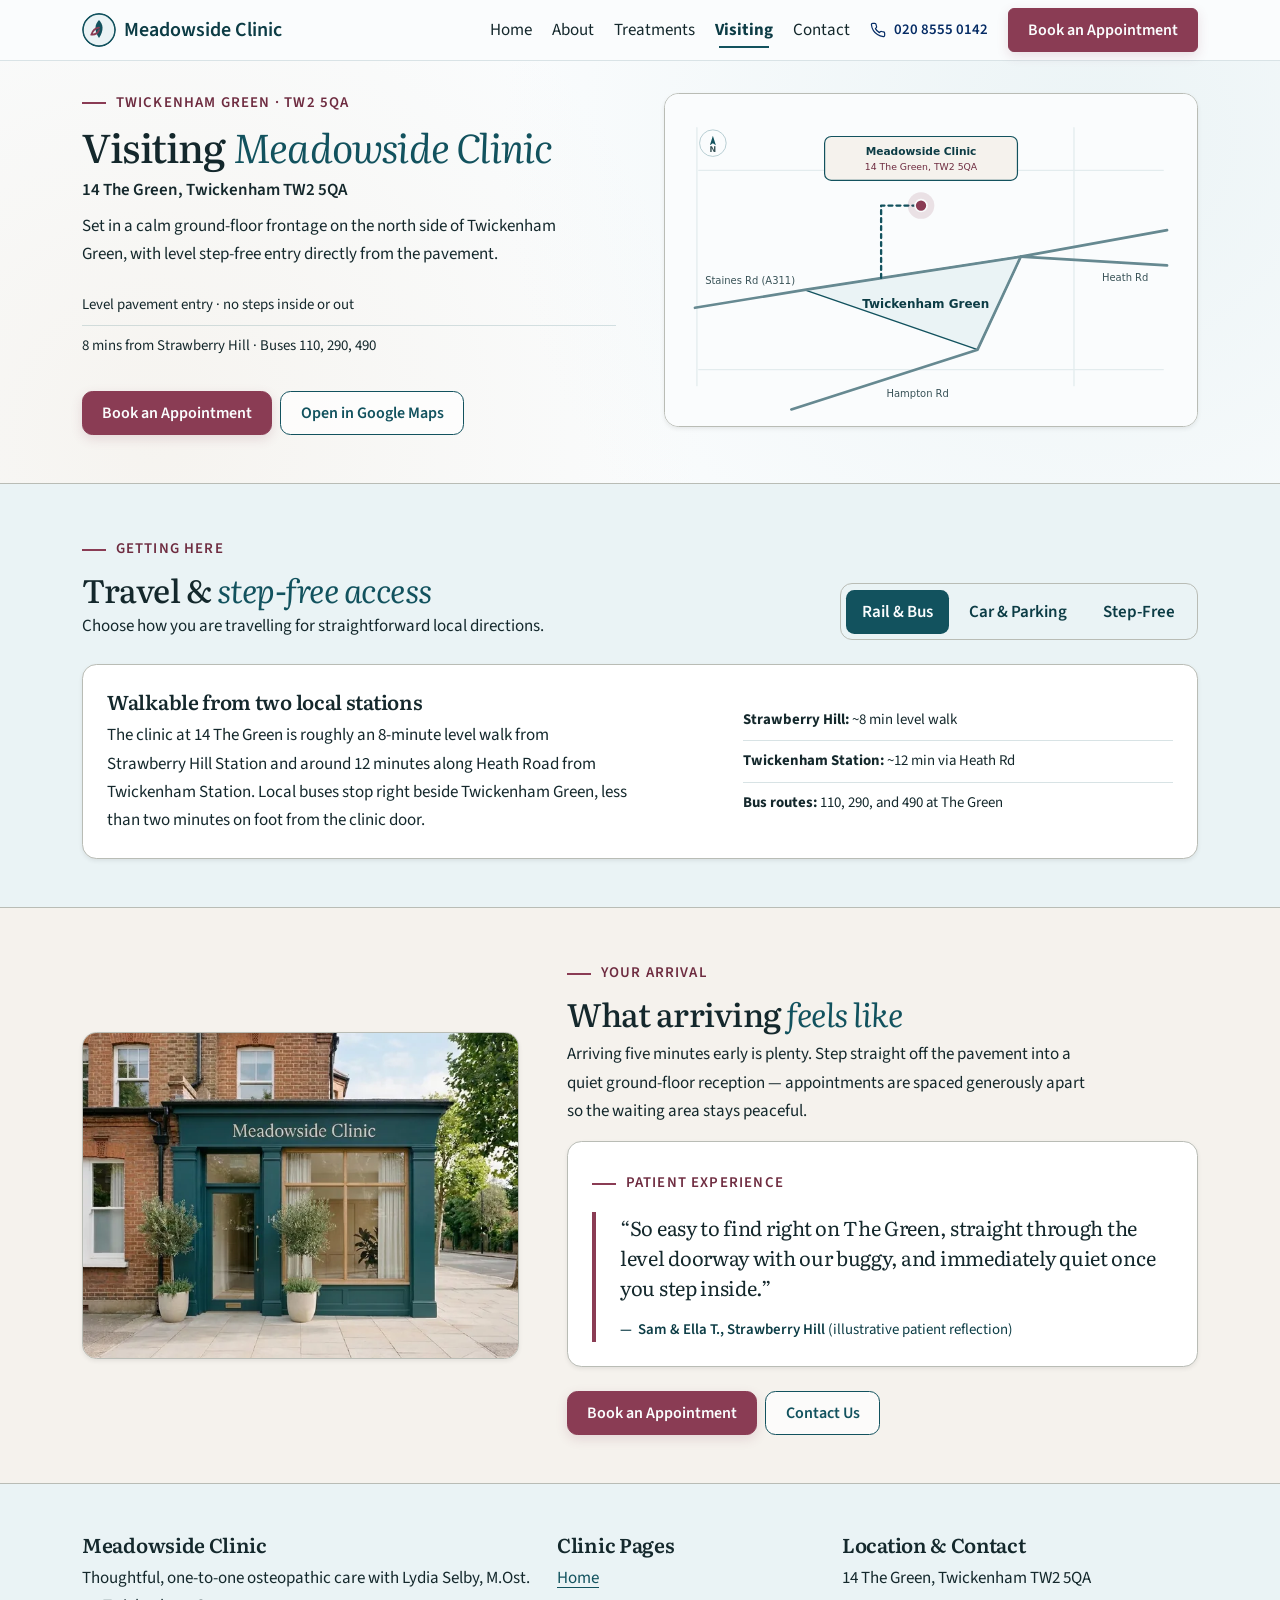
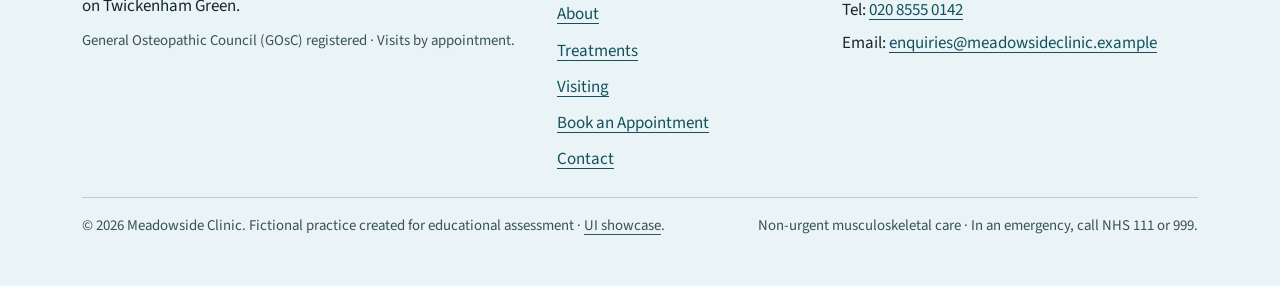
<file: visiting.html>
<!DOCTYPE html>
<html lang="en">

<head>
  <meta charset="UTF-8">
  <meta name="viewport" content="width=device-width, initial-scale=1.0">
  <meta name="referrer" content="strict-origin-when-cross-origin">
  <meta name="description"
    content="Find Meadowside Clinic at 14 The Green in Twickenham, with train, bus, parking, and step-free ground-floor access details.">
  <title>Visiting the Clinic | Meadowside Clinic</title>
  <link rel="icon" href="assets/images/brand-mark.svg" type="image/svg+xml">
  <link rel="preconnect" href="https://fonts.googleapis.com">
  <link rel="preconnect" href="https://fonts.gstatic.com" crossorigin>
  <link
    href="https://fonts.googleapis.com/css2?family=Literata:ital,opsz,wght@0,7..72,400;0,7..72,500;0,7..72,600;1,7..72,400&amp;family=Source+Sans+3:wght@400;600;700&amp;display=swap"
    rel="stylesheet" referrerpolicy="no-referrer">
  <link href="https://cdn.jsdelivr.net/npm/bootstrap@5.3.9/dist/css/bootstrap.min.css" rel="stylesheet"
    integrity="sha384-yEPZ7jP9S0QKiUQ0m3jjsO4ProIW7wvR9gXkI7JOGa2XVsw53Yke2bsdkBbjmmiX" crossorigin="anonymous"
    referrerpolicy="no-referrer">
  <link rel="stylesheet" href="assets/css/style.css">
</head>

<body class="d-flex flex-column min-vh-100">
  <a class="visually-hidden-focusable skip-link" href="#main-content">Skip to main content</a>

  <!-- Porcelain light sticky header + Bootstrap offcanvas mobile drawer -->
  <header class="sticky-top">
    <nav class="navbar navbar-expand-lg py-2" data-bs-theme="light" aria-label="Primary">
      <div class="container">
        <a class="navbar-brand d-flex align-items-center gap-2 fw-semibold" href="index.html">
          <img src="assets/images/brand-mark.svg" alt="" width="34" height="34" class="rounded-circle">
          <span>Meadowside Clinic</span>
        </a>
        <button class="navbar-toggler" type="button" data-bs-toggle="offcanvas" data-bs-target="#clinicNav"
          aria-controls="clinicNav" aria-label="Open menu">
          <span class="navbar-toggler-icon"></span>
        </button>
        <div class="offcanvas-lg offcanvas-end" tabindex="-1" id="clinicNav" role="group"
          aria-labelledby="clinicNavLabel">
          <div class="offcanvas-header d-lg-none border-bottom">
            <span class="offcanvas-title h5 mb-0" id="clinicNavLabel">Meadowside Clinic</span>
            <button type="button" class="btn-close" data-bs-dismiss="offcanvas" data-bs-target="#clinicNav"
              aria-label="Close menu"></button>
          </div>
          <div class="offcanvas-body">
            <ul class="navbar-nav ms-lg-auto align-items-lg-center gap-lg-1">
              <li class="nav-item">
                <a class="nav-link" href="index.html">Home</a>
              </li>
              <li class="nav-item">
                <a class="nav-link" href="about.html">About</a>
              </li>
              <li class="nav-item">
                <a class="nav-link" href="treatments.html">Treatments</a>
              </li>
              <li class="nav-item">
                <a class="nav-link active" aria-current="page" href="visiting.html">Visiting</a>
              </li>
              <li class="nav-item">
                <a class="nav-link" href="contact.html">Contact</a>
              </li>
              <!-- Tap-to-call number: inline in the desktop nav, full row in the mobile drawer -->
              <li class="nav-item d-none d-lg-flex align-items-center ms-lg-2">
                <a class="d-inline-flex align-items-center gap-2 small fw-semibold text-primary-emphasis text-decoration-none"
                  href="tel:+442085550142">
                  <svg width="16" height="16" viewBox="0 0 24 24" fill="none" stroke="currentColor" stroke-width="1.8"
                    stroke-linecap="round" stroke-linejoin="round" aria-hidden="true">
                    <path d="M22 16.92v3a2 2 0 0 1-2.18 2 19.79 19.79 0 0 1-8.63-3.07 19.5 19.5 0 0 1-6-6 19.79 19.79 0 0 1-3.07-8.67A2 2 0 0 1 4.11 2h3a2 2 0 0 1 2 1.72 12.84 12.84 0 0 0 .7 2.81 2 2 0 0 1-.45 2.11L8.09 9.91a16 16 0 0 0 6 6l1.27-1.27a2 2 0 0 1 2.11-.45 12.84 12.84 0 0 0 2.81.7A2 2 0 0 1 22 16.92z"></path>
                  </svg>
                  020&nbsp;8555&nbsp;0142
                </a>
              </li>
              <li class="nav-item d-lg-none mt-3">
                <a class="d-inline-flex align-items-center gap-2 py-2 fw-semibold text-primary-emphasis" href="tel:+442085550142">
                  <svg width="18" height="18" viewBox="0 0 24 24" fill="none" stroke="currentColor" stroke-width="1.8"
                    stroke-linecap="round" stroke-linejoin="round" aria-hidden="true">
                    <path d="M22 16.92v3a2 2 0 0 1-2.18 2 19.79 19.79 0 0 1-8.63-3.07 19.5 19.5 0 0 1-6-6 19.79 19.79 0 0 1-3.07-8.67A2 2 0 0 1 4.11 2h3a2 2 0 0 1 2 1.72 12.84 12.84 0 0 0 .7 2.81 2 2 0 0 1-.45 2.11L8.09 9.91a16 16 0 0 0 6 6l1.27-1.27a2 2 0 0 1 2.11-.45 12.84 12.84 0 0 0 2.81.7A2 2 0 0 1 22 16.92z"></path>
                  </svg>
                  Call&nbsp;020&nbsp;8555&nbsp;0142
                </a>
              </li>
              <li class="nav-item mt-3 mt-lg-0 ms-lg-3 d-grid d-lg-block">
                <a class="btn btn-secondary" href="booking.html">Book an Appointment</a>
              </li>
            </ul>
          </div>
        </div>
      </div>
    </nav>
  </header>

  <main id="main-content" class="flex-grow-1">
    <!-- 1. Location & Street Map Opener -->
    <section class="pt-3 pb-4 pt-lg-4 pb-lg-5 section-hero">
      <div class="container">
        <div class="row align-items-center gy-4 gx-lg-5">
          <div class="col-lg-6">
            <span class="small text-uppercase fw-semibold clinic-eyebrow mb-2">Twickenham Green · TW2 5QA</span>
            <h1 class="display-5 mb-2">Visiting <em>Meadowside Clinic</em></h1>
            <p class="fw-semibold mb-2">14 The Green, Twickenham TW2 5QA</p>
            <p class="mb-3">
              Set in a calm ground-floor frontage on the north side of Twickenham Green, with level step-free entry
              directly from the pavement.
            </p>
            <ul class="list-group list-group-flush mb-4 small">
              <li class="list-group-item px-0 py-2">Level pavement entry · no steps inside or out</li>
              <li class="list-group-item px-0 py-2">8 mins from Strawberry Hill · Buses 110, 290, 490</li>
            </ul>
            <div class="d-grid gap-2 d-sm-flex">
              <a class="btn btn-secondary" href="booking.html">Book an Appointment</a>
              <a class="btn btn-outline-primary" href="https://maps.google.com/?q=Twickenham+Green+TW2+5QA" target="_blank"
                rel="noopener noreferrer">Open in Google Maps</a>
            </div>
          </div>
          <div class="col-lg-6">
            <img src="assets/images/twickenham-map.svg" class="img-fluid rounded-4 shadow-sm border"
              alt="Minimal street diagram showing Meadowside Clinic at 14 The Green on the north side of Twickenham Green between Staines Road and Hampton Road"
              width="800" height="500" fetchpriority="high">
          </div>
        </div>
      </div>
    </section>

    <!-- 2. Interactive .nav-pills Travel & Step-Free Access Switcher -->
    <section id="accessibility" class="py-4 py-lg-5 bg-primary-subtle border-top">
      <div class="container">
        <div class="row align-items-end justify-content-between gy-3 mb-4">
          <div class="col-lg-6">
            <span class="small text-uppercase fw-semibold clinic-eyebrow mb-2">Getting here</span>
            <h2 class="h2 mb-1">Travel &amp; <em>step-free access</em></h2>
            <p class="mb-0">Choose how you are travelling for straightforward local directions.</p>
          </div>
          <div class="col-lg-auto">
            <ul class="nav nav-pills d-inline-flex flex-wrap gap-1 mb-0" id="travelTabs" role="tablist">
              <li class="nav-item" role="none">
                <button class="nav-link active" id="rail-tab" data-bs-toggle="pill" data-bs-target="#rail-pane"
                  type="button" role="tab" aria-controls="rail-pane" aria-selected="true">
                  Rail &amp; Bus
                </button>
              </li>
              <li class="nav-item" role="none">
                <button class="nav-link" id="car-tab" data-bs-toggle="pill" data-bs-target="#car-pane" type="button"
                  role="tab" aria-controls="car-pane" aria-selected="false">
                  Car &amp; Parking
                </button>
              </li>
              <li class="nav-item" role="none">
                <button class="nav-link" id="access-tab" data-bs-toggle="pill" data-bs-target="#access-pane"
                  type="button" role="tab" aria-controls="access-pane" aria-selected="false">
                  Step-Free
                </button>
              </li>
            </ul>
          </div>
        </div>

        <div class="tab-content" id="travelTabsContent">
          <div class="tab-pane fade show active" id="rail-pane" role="tabpanel" aria-labelledby="rail-tab" tabindex="0">
            <div class="card shadow-sm">
              <div class="card-body">
                <div class="row gy-3 align-items-center">
                  <div class="col-lg-7">
                    <h3 class="h5 fw-semibold mb-2">Walkable from two local stations</h3>
                    <p class="mb-0">
                      The clinic at 14 The Green is roughly an 8-minute level walk from Strawberry Hill Station and around
                      12 minutes along Heath Road from Twickenham Station. Local buses stop right beside Twickenham
                      Green, less than two minutes on foot from the clinic door.
                    </p>
                  </div>
                  <div class="col-lg-5">
                    <ul class="list-group list-group-flush small">
                      <li class="list-group-item px-0 py-2"><strong>Strawberry Hill:</strong> ~8 min level walk</li>
                      <li class="list-group-item px-0 py-2"><strong>Twickenham Station:</strong> ~12 min via Heath Rd</li>
                      <li class="list-group-item px-0 py-2"><strong>Bus routes:</strong> 110, 290, and 490 at The Green</li>
                    </ul>
                  </div>
                </div>
              </div>
            </div>
          </div>

          <div class="tab-pane fade" id="car-pane" role="tabpanel" aria-labelledby="car-tab" tabindex="0">
            <div class="card shadow-sm">
              <div class="card-body">
                <div class="row gy-3 align-items-center">
                  <div class="col-lg-7">
                    <h3 class="h5 fw-semibold mb-2">Drop-off &amp; local parking</h3>
                    <p class="mb-0">
                      Short-stay pay-and-display bays sit along the edges of Twickenham Green and nearby side roads,
                      within a two-minute flat walk of the clinic door. If someone is dropping you off, Staines Road
                      along the northern edge offers an easy, level spot to step out.
                    </p>
                  </div>
                  <div class="col-lg-5">
                    <ul class="list-group list-group-flush small">
                      <li class="list-group-item px-0 py-2"><strong>Street bays:</strong> Along Twickenham Green edges</li>
                      <li class="list-group-item px-0 py-2"><strong>Drop-off:</strong> Level kerb on Staines Road side</li>
                      <li class="list-group-item px-0 py-2"><strong>Distance:</strong> Under 2 mins on flat pavement</li>
                    </ul>
                  </div>
                </div>
              </div>
            </div>
          </div>

          <div class="tab-pane fade" id="access-pane" role="tabpanel" aria-labelledby="access-tab" tabindex="0">
            <div class="card shadow-sm">
              <div class="card-body">
                <div class="row gy-3 align-items-center">
                  <div class="col-lg-7">
                    <h3 class="h5 fw-semibold mb-2">Ground-floor, step-free clinic</h3>
                    <p class="mb-0">
                      Both the level pavement entrance and our treatment room are on the ground floor with wide doorways
                      and no steps — comfortable for buggies, crutches, or anyone preferring step-free entry. Feel free to
                      mention any seating or arrival preferences when getting in touch.
                    </p>
                  </div>
                  <div class="col-lg-5">
                    <ul class="list-group list-group-flush small">
                      <li class="list-group-item px-0 py-2"><strong>Entrance:</strong> Flush threshold from pavement</li>
                      <li class="list-group-item px-0 py-2"><strong>Interior:</strong> Ground-floor treatment &amp; WC</li>
                      <li class="list-group-item px-0 py-2"><strong>Buggies &amp; mobility:</strong> Wide clear corridor</li>
                    </ul>
                  </div>
                </div>
              </div>
            </div>
          </div>
        </div>
      </div>
    </section>

    <!-- 3. Arrival Photo + Calm Arrival Reflection on Warm Linen -->
    <section class="py-4 py-lg-5 bg-body-tertiary border-top">
      <div class="container">
        <div class="row align-items-center gy-4 gx-lg-5">
          <div class="col-lg-5">
            <div class="ratio ratio-4x3">
              <img src="assets/images/twickenham-shopfront-1200.webp"
                srcset="assets/images/twickenham-shopfront-640.webp 640w, assets/images/twickenham-shopfront-800.webp 800w, assets/images/twickenham-shopfront-1200.webp 1200w"
                sizes="(max-width: 575.98px) calc(100vw - 1.5rem), (max-width: 991.98px) 696px, 441px"
                alt="Ground-floor Victorian brick clinic frontage of Meadowside Clinic at 14 The Green with muted mineral teal woodwork, a flush step-free glass doorway, and potted olive trees"
                class="img-fluid object-fit-cover rounded-4 shadow-sm border" width="1200" height="900" loading="lazy">
            </div>
          </div>
          <div class="col-lg-7">
            <span class="small text-uppercase fw-semibold clinic-eyebrow mb-2">Your arrival</span>
            <h2 class="h2 mb-2">What arriving <em>feels like</em></h2>
            <p class="mb-3">
              Arriving five minutes early is plenty. Step straight off the pavement into a quiet ground-floor reception
              — appointments are spaced generously apart so the waiting area stays peaceful.
            </p>
            <div class="card shadow-sm mb-4">
              <div class="card-body">
                <span class="small text-uppercase fw-semibold clinic-eyebrow mb-3">Patient experience</span>
                <figure class="border-accent border-start border-4 ps-3 ps-sm-4 mb-0">
                  <blockquote class="blockquote fs-5 mb-3">
                    <p class="mb-0">
                      &ldquo;So easy to find right on The Green, straight through the level doorway with our buggy, and
                      immediately quiet once you step inside.&rdquo;
                    </p>
                  </blockquote>
                  <figcaption class="blockquote-footer mb-0">
                    Sam &amp; Ella T., Strawberry Hill <span class="fw-normal">(illustrative patient reflection)</span>
                  </figcaption>
                </figure>
              </div>
            </div>
            <div class="d-grid gap-2 d-sm-flex">
              <a class="btn btn-secondary" href="booking.html">Book an Appointment</a>
              <a class="btn btn-outline-primary" href="contact.html">Contact Us</a>
            </div>
          </div>
        </div>
      </div>
    </section>
  </main>

  <!-- Global Footer on Sea-Glass Mist -->
  <footer class="bg-primary-subtle border-top py-4 py-lg-5 mt-auto">
    <div class="container">
      <div class="row gy-4 pb-4">
        <div class="col-lg-5">
          <h2 class="h5 fw-semibold mb-2">Meadowside Clinic</h2>
          <p class="mb-2">
            Thoughtful, one-to-one osteopathic care with Lydia Selby, M.Ost. on Twickenham Green.
          </p>
          <p class="small text-body-secondary mb-0">
            General Osteopathic Council (GOsC) registered · Visits by appointment.
          </p>
        </div>
        <div class="col-sm-6 col-lg-3">
          <h2 class="h5 fw-semibold mb-2">Clinic Pages</h2>
          <ul class="list-unstyled d-flex flex-column gap-2 mb-0">
            <li><a href="index.html">Home</a></li>
            <li><a href="about.html">About</a></li>
            <li><a href="treatments.html">Treatments</a></li>
            <li><a href="visiting.html">Visiting</a></li>
            <li><a href="booking.html">Book an Appointment</a></li>
            <li><a href="contact.html">Contact</a></li>
          </ul>
        </div>
        <div class="col-sm-6 col-lg-4">
          <h2 class="h5 fw-semibold mb-2">Location &amp; Contact</h2>
          <p class="mb-1">14 The Green, Twickenham TW2 5QA</p>
          <p class="mb-1">Tel: <a href="tel:+442085550142">020&nbsp;8555&nbsp;0142</a></p>
          <p class="mb-0">Email: <a
              href="mailto:enquiries@meadowsideclinic.example">enquiries@meadowsideclinic.example</a></p>
        </div>
      </div>
      <div
        class="border-top border-primary-subtle pt-3 d-flex flex-column flex-md-row justify-content-between gap-2 small text-body-secondary">
        <p class="mb-0">&copy; 2026 Meadowside Clinic. Fictional practice created for educational assessment · <a
            class="text-body-secondary link-underline-opacity-50 link-underline-opacity-100-hover"
            href="showcase.html">UI showcase</a>.</p>
        <p class="mb-0">Non-urgent musculoskeletal care · In an emergency, call NHS 111 or 999.</p>
      </div>
    </div>
  </footer>

  <script src="https://cdn.jsdelivr.net/npm/bootstrap@5.3.9/dist/js/bootstrap.bundle.min.js"
    integrity="sha384-WyOxWvTyr1QaMPfiPJSv76iReVthorl5uWlFtZPyK0IEB0hGzo9y5Bp9mYanr8Bu" crossorigin="anonymous"
    referrerpolicy="no-referrer" defer></script>
</body>

</html>
</file>
<file: assets/css/style.css>
/* ==========================================================================
   Meadowside Clinic — Bootstrap 5.3 Theme Layer & Editorial Polish
   Palette: 190° Mineral Teal (#12525E / #0C3C45), Porcelain (#FAFCFD),
            Sea-Glass Mist (#EAF3F5 / #F3F8F9), Warm Linen (#F5F2ED),
            Rosewood (#8A3C54 / #6E2C40)
   ========================================================================== */

/* Metric-matched local fallback faces align box metrics before Google Fonts swap in (prevents CLS) */
@font-face {
  font-family: "Literata Fallback";
  src: local("Georgia");
  font-style: normal;
  font-weight: 400 700;
  size-adjust: 110%;
  ascent-override: 107%;
  descent-override: 28%;
  line-gap-override: 0%;
}

@font-face {
  font-family: "Literata Fallback";
  src: local("Georgia Italic"), local("Georgia");
  font-style: italic;
  font-weight: 400;
  size-adjust: 99%;
  ascent-override: 119%;
  descent-override: 31%;
  line-gap-override: 0%;
}

@font-face {
  font-family: "Source Sans Fallback";
  src: local("Helvetica Neue"), local("Arial");
  font-style: normal;
  font-weight: 400 700;
  size-adjust: 93.5%;
  ascent-override: 109%;
  descent-override: 43%;
  line-gap-override: 0%;
}

:root {
  /* 1. Semantic clinic palette tokens */
  --clinic-primary: #12525e;
  --clinic-primary-dark: #0c3c45;
  --clinic-porcelain: #fafcfd;
  --clinic-mist: #eaf3f5;
  --clinic-mist-soft: #f3f8f9;
  --clinic-linen: #f5f2ed;
  --clinic-accent: #8a3c54;
  --clinic-accent-dark: #6e2c40;
  --clinic-text: #14282c;
  --clinic-muted: #385257;
  --clinic-border: #b8ced3;
  --clinic-border-ui: #668991;
  --clinic-border-warm: #ddd5c9;
  --clinic-border-input: #557880;
  --clinic-surface-border: color-mix(in oklab, var(--clinic-primary) 18%, var(--clinic-border-warm));
  --clinic-error: #9e243b;
  --clinic-error-bg: #fdf3f5;
  --clinic-ease: cubic-bezier(0.16, 1, 0.3, 1);

  /* 2. Bootstrap 5 global root token overrides (Layer 1) */
  --bs-font-sans-serif: "Source Sans 3", "Source Sans Fallback", system-ui, "Segoe UI", Roboto, "Helvetica Neue", Arial, sans-serif;
  --bs-body-font-family: var(--bs-font-sans-serif);
  --bs-body-font-size: 1.0625rem;
  --bs-body-bg: var(--clinic-porcelain);
  --bs-body-color: var(--clinic-text);
  --bs-body-color-rgb: 20, 40, 44;
  --bs-secondary-color: var(--clinic-muted);
  --bs-tertiary-bg: var(--clinic-linen);
  --bs-tertiary-bg-rgb: 245, 242, 237;
  --bs-primary: var(--clinic-primary);
  --bs-primary-rgb: 18, 82, 94;
  --bs-primary-text-emphasis: var(--clinic-primary-dark);
  --bs-primary-bg-subtle: var(--clinic-mist);
  --bs-primary-border-subtle: var(--clinic-border);
  --bs-link-color: var(--clinic-primary);
  --bs-link-color-rgb: 18, 82, 94;
  --bs-link-hover-color: var(--clinic-primary-dark);
  --bs-link-hover-color-rgb: 12, 60, 69;
  --bs-border-color: var(--clinic-surface-border);
  --bs-border-radius: 0.65rem;
  --bs-border-radius-xl: 0.9rem;
  --bs-focus-ring-color: rgba(18, 82, 94, 0.25);
  --bs-code-color: var(--clinic-accent-dark);
}

/* Smooth in-page navigation; scroll-padding-top keeps anchored sections clear of the sticky header */
html {
  scroll-behavior: smooth;
  scroll-padding-top: 5.25rem;
}

body {
  line-height: 1.65;
  overflow-wrap: break-word;
}

/* ==========================================================================
   Editorial Typography & Accessible Focus Rings
   ========================================================================== */

h1,
h2,
h3,
h4,
h5,
h6,
.h1,
.h2,
.h3,
.h4,
.h5,
.h6,
.blockquote {
  font-family: "Literata", "Literata Fallback", Georgia, "Times New Roman", serif;
  letter-spacing: -0.015em;
  text-wrap: balance;
}

.display-5 {
  font-size: clamp(2rem, 1.35rem + 1.4vw, 2.75rem);
  font-weight: 500;
  line-height: 1.14;
  letter-spacing: -0.02em;
}

main h2.h2 {
  font-size: clamp(1.6rem, 1.25rem + 0.95vw, 2.15rem);
  font-weight: 500;
  line-height: 1.2;
}

h1 em,
h2 em,
.h1 em,
.h2 em {
  font-style: italic;
  font-weight: 400;
  color: var(--clinic-primary);
}

p,
blockquote,
li {
  text-wrap: pretty;
}

main p,
main li {
  max-width: 65ch;
}

/* Centered intro paragraphs inherit the 65ch measure cap, so center the capped box as well */
main .text-center p,
main p.text-center {
  margin-inline: auto;
}

/* Lead intros and list-group rows span their full container width so dividers never stop early */
main p.lead,
main .list-group-item {
  max-width: none;
}

/* Keep UI eyebrows, accordion triggers, and card headers in the clean sans-serif face */
.clinic-eyebrow,
.card-header,
main .accordion .accordion-button {
  font-family: "Source Sans 3", "Source Sans Fallback", system-ui, sans-serif;
  letter-spacing: normal;
  text-wrap: balance;
}

:focus-visible,
header .navbar :focus-visible,
header .offcanvas-lg :focus-visible {
  outline: 3px solid var(--clinic-accent);
  outline-offset: 2px;
  box-shadow: none;
}

.skip-link:focus {
  position: fixed;
  top: 0.75rem;
  left: 0.75rem;
  z-index: 1080;
  padding: 0.65rem 1rem;
  border-radius: var(--bs-border-radius);
  background-color: var(--clinic-porcelain);
  color: var(--clinic-primary-dark);
  font-weight: 600;
  text-decoration: none;
  box-shadow: 0 4px 16px rgba(12, 60, 69, 0.2);
}

/* ==========================================================================
   Porcelain/Mist Header, Light Offcanvas & Sea-Glass Mist Footer
   ========================================================================== */

header .navbar[data-bs-theme="light"] {
  background-color: rgba(250, 252, 253, 0.95);
  border-bottom: 1px solid rgba(18, 82, 94, 0.14);
  --bs-navbar-color: var(--clinic-text);
  --bs-navbar-hover-color: var(--clinic-primary-dark);
  --bs-navbar-active-color: var(--clinic-primary-dark);
  --bs-navbar-brand-color: var(--clinic-primary-dark);
  --bs-navbar-brand-hover-color: var(--clinic-primary);
  --bs-navbar-toggler-border-color: var(--clinic-border-ui);
}

header .navbar-toggler {
  min-width: 44px;
  min-height: 44px;
}

header .nav-link {
  position: relative;
  padding-inline: 0.75rem;
  border-radius: 0.45rem;
  font-weight: 400;
}

header .navbar a[href^="tel:"] {
  text-underline-offset: 0.25rem;
}

header .navbar a[href^="tel:"]:hover {
  color: var(--clinic-primary);
  text-decoration: underline;
}

@media (min-width: 992px) {
  header .nav-link::after {
    content: "";
    position: absolute;
    left: 0.75rem;
    right: 0.75rem;
    bottom: 0.25rem;
    height: 2px;
    background-color: var(--clinic-primary);
    transform: scaleX(0);
    transform-origin: left center;
  }

  header .nav-link:hover::after,
  header .nav-link.active::after {
    transform: scaleX(1);
  }
}

header .nav-link.active {
  font-weight: 700;
}

@media (max-width: 991.98px) {
  header .nav-link.active {
    text-decoration: underline;
    text-underline-offset: 0.35rem;
    text-decoration-thickness: 2px;
  }
}

header .offcanvas-lg {
  --bs-offcanvas-bg: var(--clinic-porcelain);
  --bs-offcanvas-color: var(--clinic-text);
  --bs-offcanvas-border-color: var(--clinic-surface-border);
}

footer a {
  text-underline-offset: 0.22rem;
}

/* Soft radial daylight glow on primary page openers */
.section-hero {
  background:
    radial-gradient(circle at 86% 18%, color-mix(in oklab, var(--clinic-mist) 90%, transparent), transparent 52%),
    radial-gradient(circle at 12% 88%, color-mix(in oklab, var(--clinic-linen) 85%, transparent), transparent 46%),
    var(--clinic-porcelain);
}

/* ==========================================================================
   Bootstrap 5 Component Overrides (Layer 2 — .btn-primary/.btn-secondary/etc.)
   ========================================================================== */

.btn-primary,
.btn-secondary,
.btn-outline-primary {
  min-height: 44px;
  display: inline-flex;
  align-items: center;
  justify-content: center;
  padding-inline: 1.2rem;
  font-weight: 600;
  border-radius: var(--bs-border-radius);
}

/* Mineral Teal primary button (utility / recovery actions) */
.btn-primary {
  --bs-btn-color: var(--clinic-porcelain);
  --bs-btn-bg: var(--clinic-primary);
  --bs-btn-border-color: var(--clinic-primary);
  --bs-btn-hover-color: #ffffff;
  --bs-btn-hover-bg: var(--clinic-primary-dark);
  --bs-btn-hover-border-color: var(--clinic-primary-dark);
  --bs-btn-active-color: #ffffff;
  --bs-btn-active-bg: var(--clinic-primary-dark);
  --bs-btn-active-border-color: var(--clinic-primary-dark);
  --bs-btn-focus-shadow-rgb: 18, 82, 94;
}

.btn-outline-primary {
  --bs-btn-color: var(--clinic-primary);
  --bs-btn-bg: rgba(255, 255, 255, 0.72);
  --bs-btn-border-color: var(--clinic-primary);
  --bs-btn-hover-color: var(--clinic-porcelain);
  --bs-btn-hover-bg: var(--clinic-primary);
  --bs-btn-hover-border-color: var(--clinic-primary);
  --bs-btn-active-color: var(--clinic-porcelain);
  --bs-btn-active-bg: var(--clinic-primary-dark);
  --bs-btn-active-border-color: var(--clinic-primary-dark);
  --bs-btn-focus-shadow-rgb: 18, 82, 94;
}

/* Rosewood primary CTA mapped directly onto Bootstrap .btn-secondary */
.btn-secondary {
  --bs-btn-color: var(--clinic-porcelain);
  --bs-btn-bg: var(--clinic-accent);
  --bs-btn-border-color: var(--clinic-accent);
  --bs-btn-hover-color: #ffffff;
  --bs-btn-hover-bg: var(--clinic-accent-dark);
  --bs-btn-hover-border-color: var(--clinic-accent-dark);
  --bs-btn-active-color: #ffffff;
  --bs-btn-active-bg: var(--clinic-accent-dark);
  --bs-btn-active-border-color: var(--clinic-accent-dark);
  --bs-btn-focus-shadow-rgb: 138, 60, 84;
  box-shadow: 0 4px 12px rgba(138, 60, 84, 0.16);
}

header .navbar .btn-secondary.active {
  box-shadow: 0 0 0 2px var(--clinic-porcelain), 0 0 0 4px var(--clinic-accent);
}

.clinic-eyebrow {
  display: inline-flex;
  align-items: center;
  gap: 0.6rem;
  letter-spacing: 0.08em;
  color: var(--clinic-accent-dark);
}

.clinic-eyebrow::before {
  content: "";
  width: 1.5rem;
  height: 2px;
  background-color: var(--clinic-accent);
  flex-shrink: 0;
}

.card {
  --bs-card-bg: #ffffff;
  --bs-card-border-color: var(--clinic-surface-border);
  --bs-card-border-radius: var(--bs-border-radius-xl);
  --bs-card-inner-border-radius: calc(var(--bs-border-radius-xl) - 1px);
  --bs-card-spacer-y: 1.5rem;
  --bs-card-spacer-x: 1.5rem;
  --bs-card-cap-padding-y: 0.75rem;
  --bs-card-cap-padding-x: 1.5rem;
}

.card > .list-group {
  --bs-list-group-item-padding-y: 0.75rem;
  --bs-list-group-item-padding-x: var(--bs-card-spacer-x);
}

@media (max-width: 575.98px) {
  .card {
    --bs-card-spacer-y: 1.25rem;
    --bs-card-spacer-x: 1.25rem;
    --bs-card-cap-padding-x: 1.25rem;
  }
}

.card-header {
  border-bottom-color: var(--clinic-surface-border);
}

.clinic-card-link:hover,
.clinic-card-link:focus-within {
  border-color: var(--clinic-primary);
  box-shadow: 0 6px 20px rgba(12, 60, 69, 0.14);
}

.list-group-flush {
  --bs-list-group-bg: transparent;
  --bs-list-group-border-color: color-mix(in oklab, var(--clinic-primary) 16%, transparent);
  --bs-list-group-color: var(--clinic-text);
}

/* Unified rounded callouts: clipped pseudo-element accent bar avoids curved border-left "horns"
   and uses a real border so it remains visible in Windows Forced Colors Mode */
main aside {
  position: relative;
  overflow: hidden;
  border: 1px solid var(--clinic-surface-border);
  border-radius: var(--bs-border-radius-xl);
}

main aside::before {
  content: "";
  position: absolute;
  top: 0;
  bottom: 0;
  left: 0;
  border-left: 4px solid var(--clinic-primary);
}

/* Single Rosewood border-start accent utility reserved for patient reflection quotes */
.border-start.border-accent {
  --bs-border-color: var(--clinic-accent);
}

.blockquote {
  line-height: 1.5;
}

.blockquote-footer {
  margin-top: 0;
  color: var(--clinic-primary-dark);
  font-weight: 600;
}

main .accordion {
  --bs-accordion-bg: #ffffff;
  --bs-accordion-color: var(--clinic-text);
  --bs-accordion-border-color: var(--clinic-surface-border);
  --bs-accordion-border-radius: var(--bs-border-radius-xl);
  --bs-accordion-btn-color: var(--clinic-primary-dark);
  --bs-accordion-btn-bg: #ffffff;
  --bs-accordion-active-bg: var(--clinic-mist-soft);
  --bs-accordion-active-color: var(--clinic-primary-dark);
  --bs-accordion-btn-focus-border-color: var(--clinic-primary);
  --bs-accordion-btn-focus-box-shadow: 0 0 0 0.22rem rgba(18, 82, 94, 0.25);
  --bs-accordion-btn-icon: url("data:image/svg+xml,%3csvg xmlns='http://www.w3.org/2000/svg' viewBox='0 0 16 16' fill='none' stroke='%2312525E' stroke-width='2' stroke-linecap='round' stroke-linejoin='round'%3e%3cpath d='m2 5 6 6 6-6'/%3e%3c/svg%3e");
  --bs-accordion-btn-active-icon: url("data:image/svg+xml,%3csvg xmlns='http://www.w3.org/2000/svg' viewBox='0 0 16 16' fill='none' stroke='%230C3C45' stroke-width='2' stroke-linecap='round' stroke-linejoin='round'%3e%3cpath d='m2 5 6 6 6-6'/%3e%3c/svg%3e");

  /* Continuous 1px outer box so rounded corners never taper */
  border: 1px solid var(--clinic-surface-border);
  border-radius: var(--bs-border-radius-xl);
}

main .accordion .accordion-item {
  border: 0;
  border-top: 1px solid var(--clinic-surface-border);
}

main .accordion .accordion-item:first-child {
  border-top: 0;
}

main .accordion .accordion-button {
  font-weight: 600;
  min-height: 48px;
}

main .nav-pills {
  --bs-nav-link-color: var(--clinic-primary-dark);
  --bs-nav-link-hover-color: var(--clinic-primary);
  --bs-nav-pills-link-active-color: var(--clinic-porcelain);
  --bs-nav-pills-link-active-bg: var(--clinic-primary);
  background-color: var(--clinic-mist);
  padding: 0.35rem;
  border-radius: 0.75rem;
  border: 1px solid var(--clinic-surface-border);
}

main .nav-pills .nav-link {
  min-height: 44px;
  font-weight: 600;
  border-radius: 0.52rem;
}

@media (max-width: 575.98px) {
  main .nav-pills {
    display: flex;
    width: 100%;
  }

  main .nav-pills .nav-item {
    flex: 1 1 auto;
  }

  main .nav-pills .nav-link {
    width: 100%;
    text-align: center;
    padding-inline: 0.65rem;
    font-size: 0.9375rem;
  }
}

/* Bootstrap table theming for Treatments session comparison */
main .table {
  --bs-table-bg: #ffffff;
  --bs-table-color: var(--clinic-text);
  --bs-table-border-color: color-mix(in oklab, var(--clinic-primary) 16%, transparent);
  --bs-table-hover-bg: var(--clinic-mist-soft);
}

main .table thead th {
  background-color: var(--clinic-mist-soft);
  color: var(--clinic-primary-dark);
  font-weight: 600;
}

main .table thead th:first-child {
  border-top-left-radius: calc(var(--bs-border-radius-xl) - 1px);
}

main .table thead th:last-child {
  border-top-right-radius: calc(var(--bs-border-radius-xl) - 1px);
}

.table tbody tr:last-child > :first-child {
  border-bottom-left-radius: calc(var(--bs-border-radius-xl) - 1px);
}

.table tbody tr:last-child > :last-child {
  border-bottom-right-radius: calc(var(--bs-border-radius-xl) - 1px);
}

/* ==========================================================================
   Contact Form Controls & Post-Interaction (:user-invalid) Feedback
   ========================================================================== */

main form .form-label {
  font-weight: 600;
  color: var(--clinic-primary-dark);
}

main form .form-control {
  font-size: max(1rem, 1em);
  min-height: 44px;
  border-color: var(--clinic-border-input);
  background-color: var(--bs-white);
  color: var(--clinic-text);
}

main form .form-control:focus {
  border-color: var(--clinic-primary);
  box-shadow: 0 0 0 0.22rem rgba(18, 82, 94, 0.22);
}

main form .form-check-input {
  border-color: var(--clinic-border-input);
  accent-color: var(--clinic-primary);
}

main form .form-check-input:focus {
  border-color: var(--clinic-primary);
  box-shadow: 0 0 0 0.22rem rgba(18, 82, 94, 0.22);
}

main form .form-check-input:checked {
  background-color: var(--clinic-primary);
  border-color: var(--clinic-primary-dark);
}

.clinic-error-hint {
  display: none;
  color: var(--clinic-error);
  font-size: 0.9rem;
  font-weight: 600;
  margin-top: 0.35rem;
}

main form .form-control:user-invalid {
  border-color: var(--clinic-error);
  background-color: var(--clinic-error-bg);
}

main form .form-control:user-invalid + .clinic-error-hint {
  display: block;
}

main form .form-control:user-valid {
  border-color: var(--clinic-primary);
}

/* ==========================================================================
   Motion Opt-In (Compositor-Only) & Windows Forced Colors Fallbacks
   ========================================================================== */

@media (prefers-reduced-motion: no-preference) {
  .btn-primary,
  .btn-secondary,
  .btn-outline-primary,
  .clinic-card-link,
  header .nav-link::after {
    transition:
      transform 0.3s var(--clinic-ease),
      box-shadow 0.3s var(--clinic-ease),
      border-color 0.25s ease,
      background-color 0.25s ease;
  }

  .btn-primary:hover,
  .btn-secondary:hover,
  .btn-outline-primary:hover {
    transform: translateY(-1px);
  }

  .clinic-card-link:hover,
  .clinic-card-link:focus-within {
    transform: translateY(-2px);
  }

  .clinic-card-link img {
    transition: transform 0.6s var(--clinic-ease);
  }

  .clinic-card-link:hover img,
  .clinic-card-link:focus-within img {
    transform: scale(1.03);
  }
}

@media (prefers-reduced-motion: reduce) {
  html {
    scroll-behavior: auto;
  }
}

@media (forced-colors: active) {
  .btn,
  .card,
  aside,
  main .nav-pills,
  header .navbar,
  footer {
    border: 1px solid CanvasText;
  }

  main aside::before {
    border-left-color: CanvasText;
  }

  .clinic-eyebrow::before {
    display: none;
  }

  :focus-visible {
    outline: 3px solid Highlight;
    outline-offset: 2px;
  }
}
</file>
